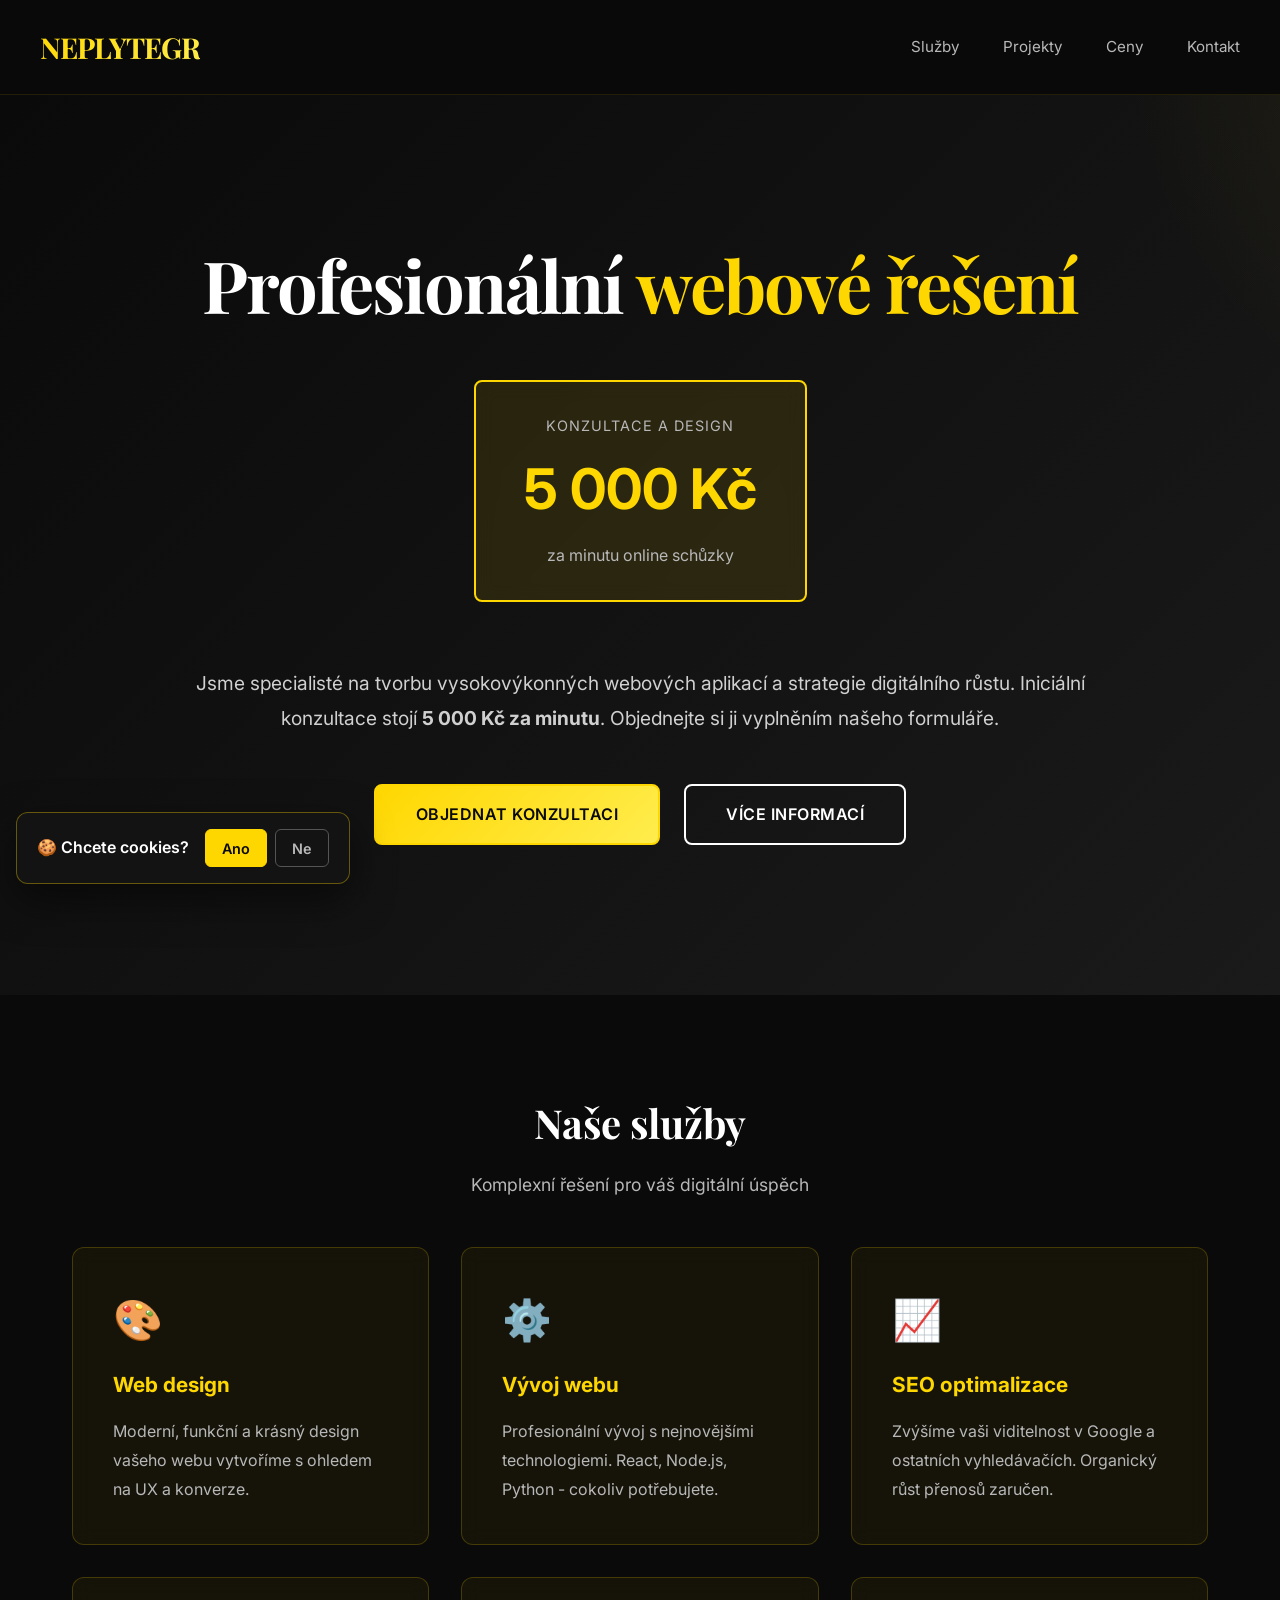
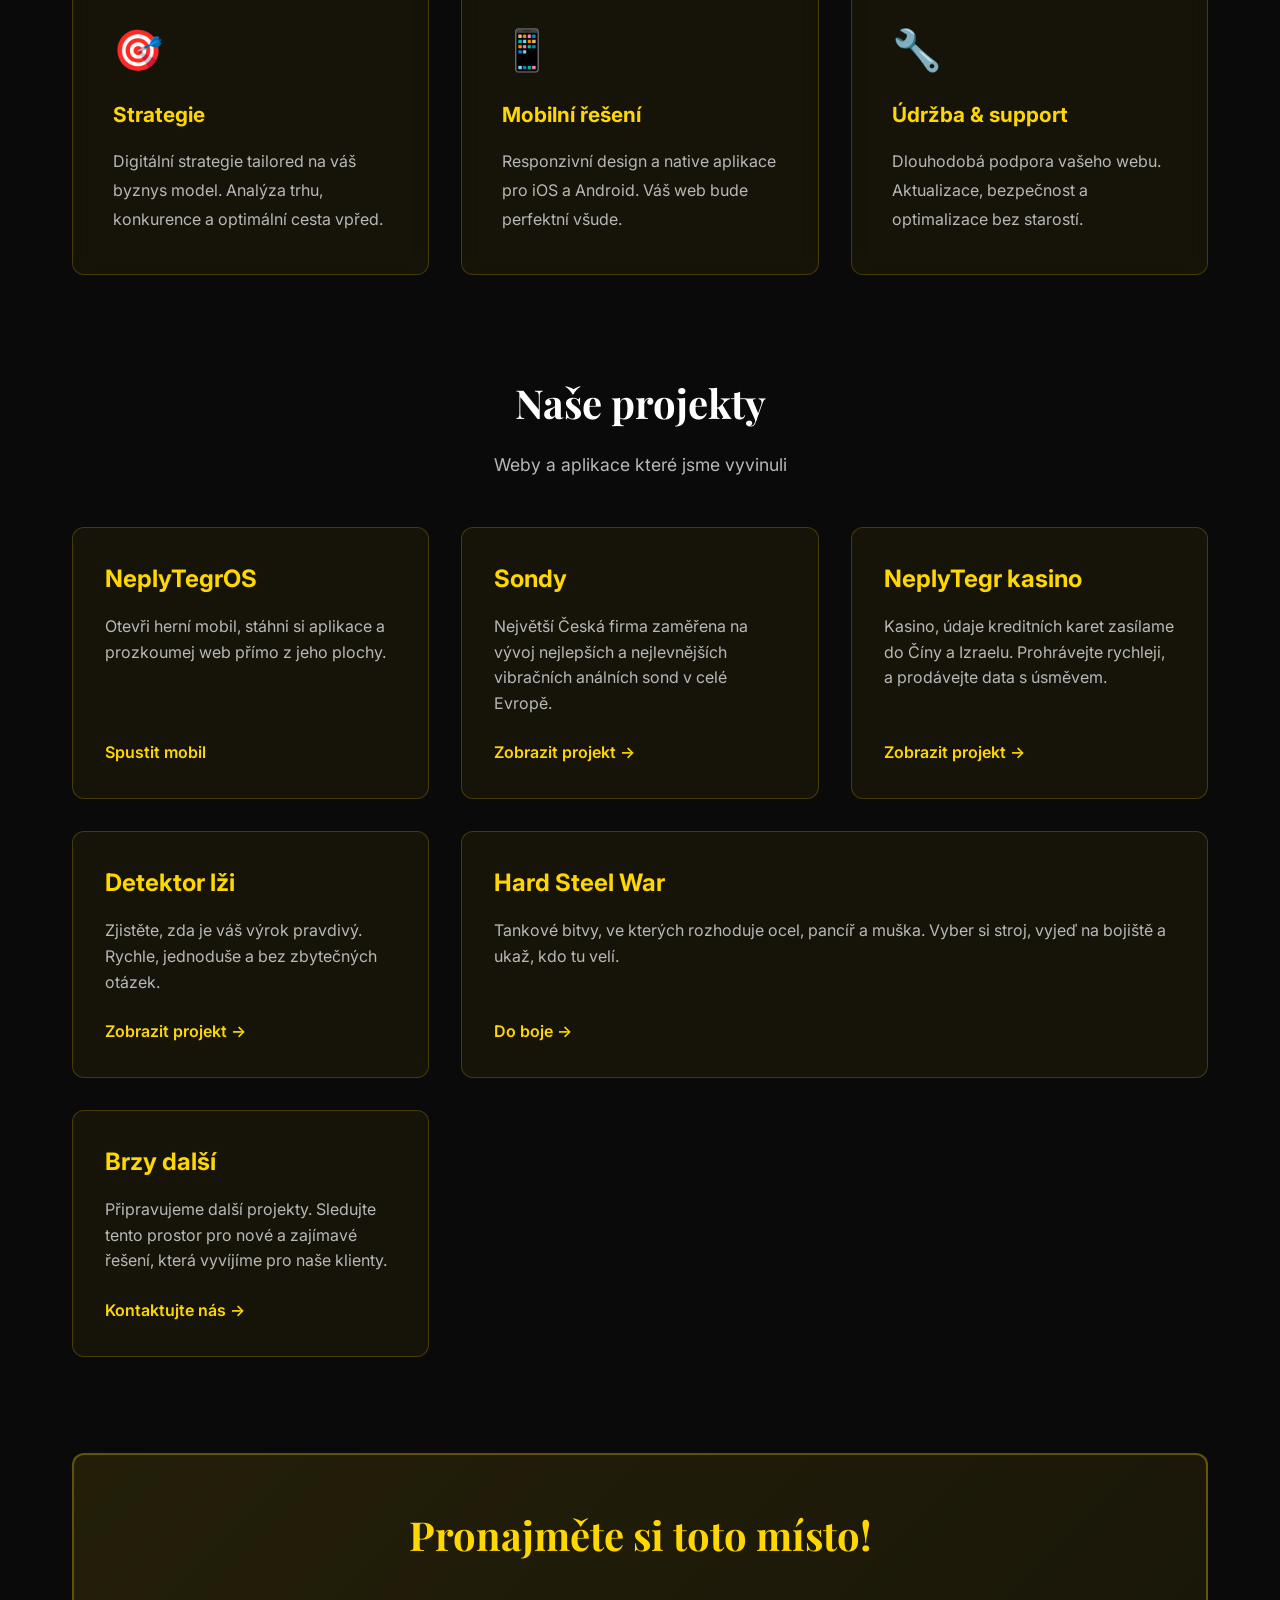
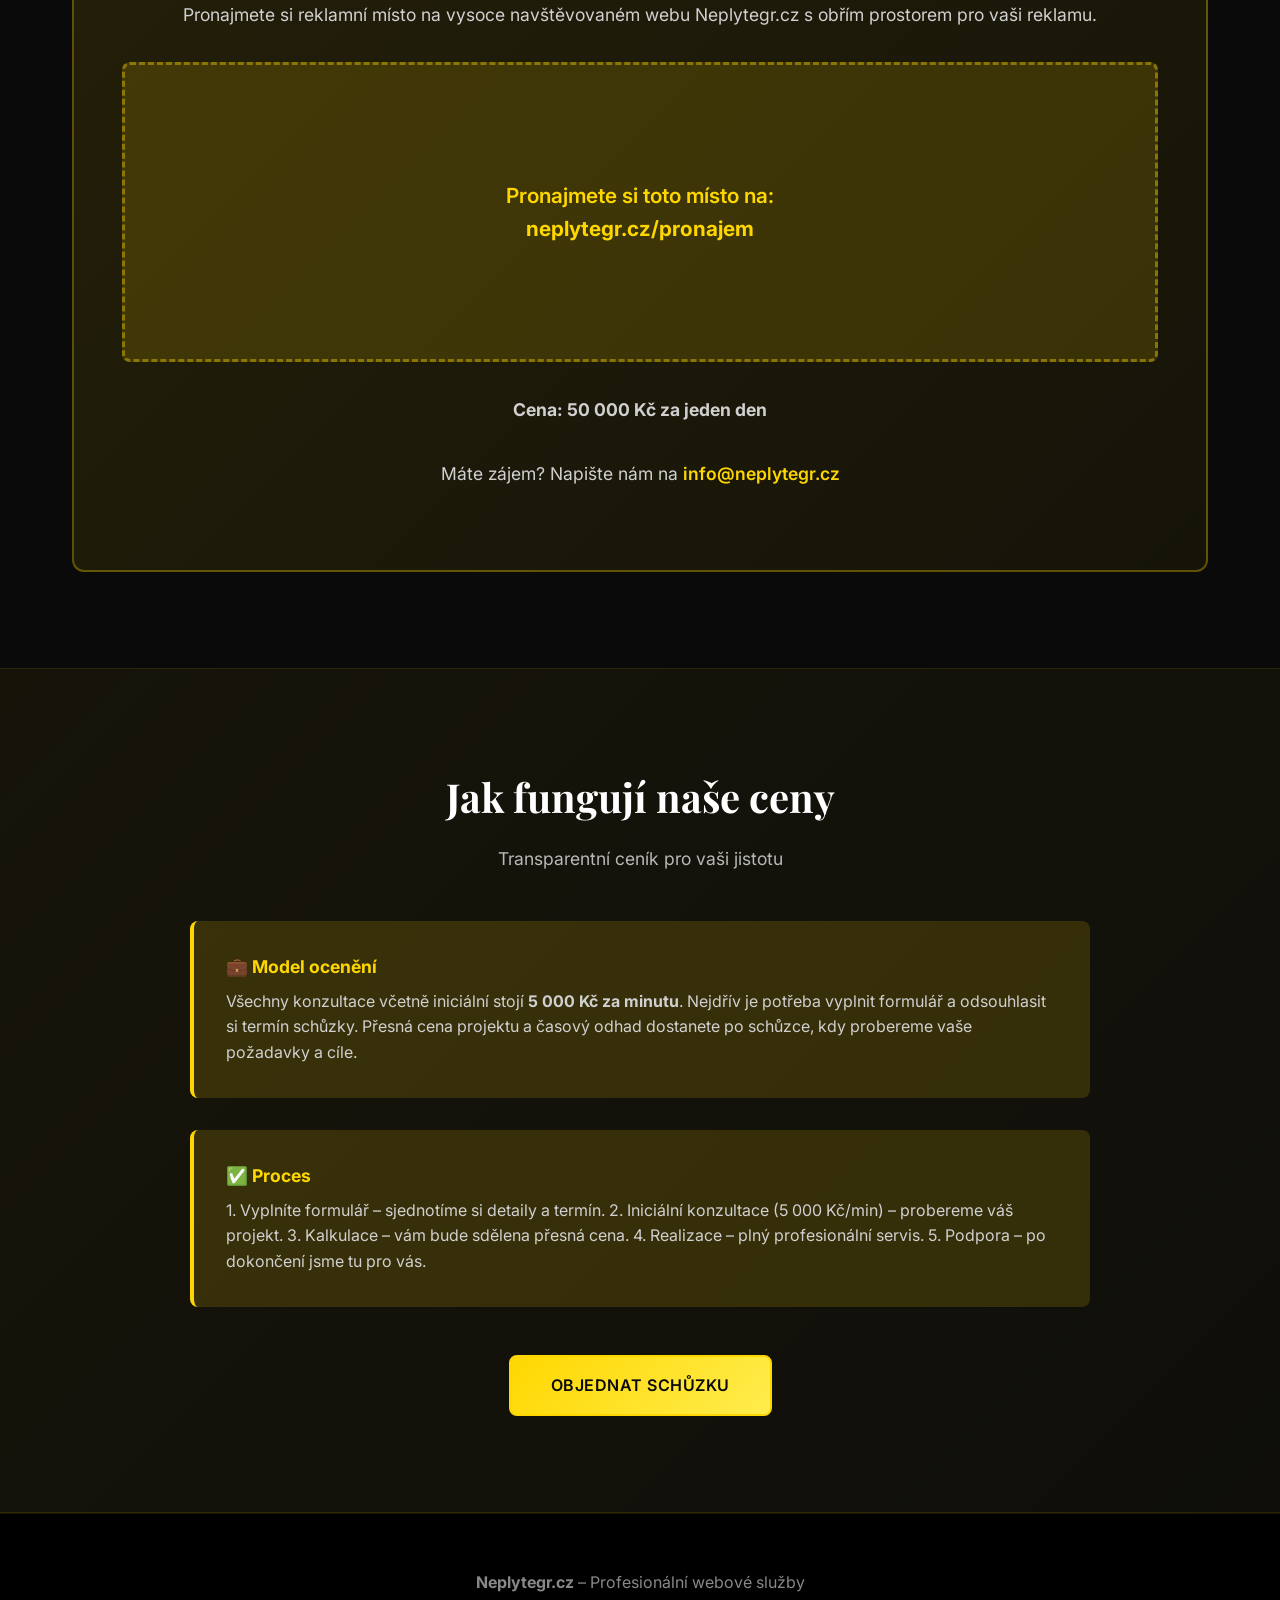
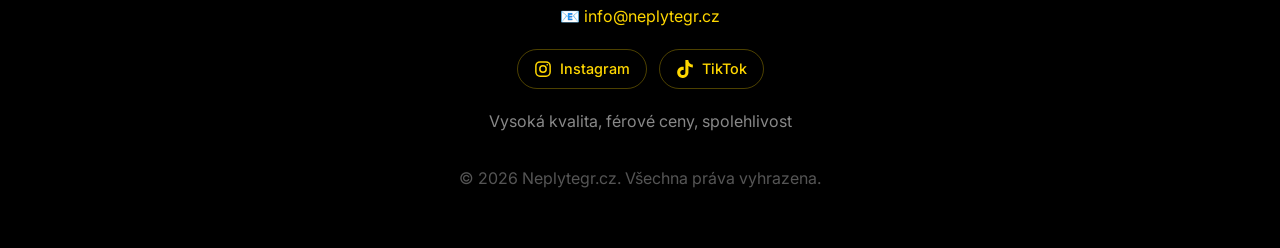
<file: index.html>
<!DOCTYPE html>
<html lang="cs">
<head>
    <meta name="google-adsense-account" content="ca-pub-6505285417111480">
    <meta charset="UTF-8">
    <meta name="viewport" content="width=device-width, initial-scale=1.0">
    <link rel="stylesheet" href="ads/ad-network.css">
    <title>Neplytegr.cz - Profesionální webové služby</title>
    <meta name="description" content="Hledáte někoho, kdo vám udělá web? Neplytegr.cz nabízí tvorbu webových stránek na míru, web design, SEO a dlouhodobou správu webu.">
    <link rel="canonical" href="https://neplytegr.cz/">
    <meta name="robots" content="index, follow, max-image-preview:large">
    <meta property="og:type" content="website"><meta property="og:locale" content="cs_CZ"><meta property="og:title" content="Neplytegr.cz — profesionální webové služby"><meta property="og:description" content="Tvorba webových stránek na míru, webdesign, SEO a dlouhodobá správa webu."><meta property="og:url" content="https://neplytegr.cz/">
    <meta name="twitter:card" content="summary"><meta name="twitter:title" content="Neplytegr.cz — profesionální webové služby"><meta name="twitter:description" content="Tvorba webů na míru, SEO a dlouhodobá správa.">
    <script type="application/ld+json">
    {
        "@context": "https://schema.org",
        "@type": "WebSite",
        "name": "Neplytegr",
        "alternateName": ["Neplý Tegr", "Neply Tegr", "Neplýtegr", "NeplyTegr", "Neplytegr.cz"],
        "url": "https://neplytegr.cz/"
    }
    </script>
    <script type="application/ld+json">
    {
        "@context": "https://schema.org",
        "@type": "Organization",
        "name": "Neplytegr",
        "alternateName": ["Neplý Tegr", "Neply Tegr", "Neplýtegr", "NeplyTegr", "Neplytegr.cz"],
        "url": "https://neplytegr.cz/",
        "email": "info@neplytegr.cz"
    }
    </script>
    <link href="https://fonts.googleapis.com/css2?family=Inter:wght@300;400;500;600;700&family=Playfair+Display:wght@700&display=swap" rel="stylesheet">
    <style>
        * {
            margin: 0;
            padding: 0;
            box-sizing: border-box;
        }

        body {
            font-family: 'Inter', sans-serif;
            background: #0a0a0a;
            color: #ffffff;
            line-height: 1.6;
        }

        header {
            background: rgba(10, 10, 10, 0.95);
            backdrop-filter: blur(10px);
            border-bottom: 1px solid rgba(255, 215, 0, 0.1);
            padding: 1.5rem 2rem;
            position: sticky;
            top: 0;
            z-index: 100;
        }

        .header-content {
            max-width: 1200px;
            margin: 0 auto;
            display: flex;
            justify-content: space-between;
            align-items: center;
        }

        .logo {
            font-family: 'Playfair Display', serif;
            font-size: 1.8rem;
            font-weight: 700;
            background: linear-gradient(135deg, #ffd700 0%, #ffed4e 100%);
            -webkit-background-clip: text;
            -webkit-text-fill-color: transparent;
            background-clip: text;
            letter-spacing: -1px;
        }

        nav a {
            color: #b8b8b8;
            text-decoration: none;
            margin-left: 2.5rem;
            transition: color 0.3s;
            font-size: 0.95rem;
        }

        nav a:hover {
            color: #ffd700;
        }

        .hero {
            min-height: 100vh;
            display: flex;
            align-items: center;
            justify-content: center;
            background: linear-gradient(135deg, #0a0a0a 0%, #1a1a1a 100%);
            position: relative;
            overflow: hidden;
            padding: 2rem;
        }

        .hero::before {
            content: '';
            position: absolute;
            top: -50%;
            right: -50%;
            width: 800px;
            height: 800px;
            background: radial-gradient(circle, rgba(255, 215, 0, 0.08) 0%, transparent 70%);
            border-radius: 50%;
            animation: float 20s ease-in-out infinite;
        }

        @keyframes float {
            0%, 100% { transform: translate(0, 0) rotate(0deg); }
            50% { transform: translate(30px, 30px) rotate(180deg); }
        }

        .hero-content {
            max-width: 900px;
            text-align: center;
            position: relative;
            z-index: 2;
        }

        .hero h1 {
            font-family: 'Playfair Display', serif;
            font-size: 4.5rem;
            font-weight: 700;
            margin-bottom: 1.5rem;
            line-height: 1.1;
            letter-spacing: -2px;
        }

        .hero h1 span {
            color: #ffd700;
        }

        .price-highlight {
            display: inline-block;
            background: rgba(255, 215, 0, 0.1);
            border: 2px solid #ffd700;
            border-radius: 8px;
            padding: 2rem 3rem;
            margin: 2rem 0;
            backdrop-filter: blur(10px);
        }

        .price-label {
            font-size: 0.9rem;
            color: #b8b8b8;
            text-transform: uppercase;
            letter-spacing: 1px;
            margin-bottom: 0.5rem;
        }

        .price-amount {
            font-size: 3.5rem;
            font-weight: 700;
            color: #ffd700;
            font-family: 'Inter', sans-serif;
            margin-bottom: 0.5rem;
        }

        .price-unit {
            font-size: 1rem;
            color: #b8b8b8;
        }

        .hero p {
            font-size: 1.2rem;
            color: #d0d0d0;
            margin: 2rem 0;
            line-height: 1.8;
        }

        .cta-buttons {
            display: flex;
            gap: 1.5rem;
            justify-content: center;
            margin-top: 3rem;
            flex-wrap: wrap;
        }

        .btn {
            padding: 1rem 2.5rem;
            border-radius: 8px;
            border: none;
            font-size: 1rem;
            font-weight: 600;
            cursor: pointer;
            transition: all 0.3s;
            text-decoration: none;
            display: inline-block;
            text-transform: uppercase;
            letter-spacing: 0.5px;
        }

        .btn-primary {
            background: linear-gradient(135deg, #ffd700 0%, #ffed4e 100%);
            color: #0a0a0a;
            border: 2px solid #ffd700;
        }

        .btn-primary:hover {
            transform: translateY(-3px);
            box-shadow: 0 15px 35px rgba(255, 215, 0, 0.3);
        }

        .btn-secondary {
            background: transparent;
            color: #ffffff;
            border: 2px solid #ffffff;
        }

        .btn-secondary:hover {
            background: rgba(255, 255, 255, 0.05);
            transform: translateY(-3px);
        }

        .features {
            max-width: 1200px;
            margin: 6rem auto;
            padding: 0 2rem;
        }

        .section-title {
            font-family: 'Playfair Display', serif;
            font-size: 2.5rem;
            margin-bottom: 1rem;
            text-align: center;
        }

        .section-subtitle {
            color: #b8b8b8;
            text-align: center;
            font-size: 1.1rem;
            margin-bottom: 3rem;
            max-width: 600px;
            margin-left: auto;
            margin-right: auto;
        }

        .feature-grid {
            display: grid;
            grid-template-columns: repeat(auto-fit, minmax(300px, 1fr));
            gap: 2rem;
        }

        .feature-card {
            background: rgba(255, 215, 0, 0.05);
            border: 1px solid rgba(255, 215, 0, 0.2);
            border-radius: 12px;
            padding: 2.5rem;
            backdrop-filter: blur(10px);
            transition: all 0.3s;
            position: relative;
            overflow: hidden;
        }

        .feature-card:hover {
            border-color: #ffd700;
            background: rgba(255, 215, 0, 0.08);
            transform: translateY(-5px);
        }

        .feature-icon {
            font-size: 2.5rem;
            margin-bottom: 1rem;
        }

        .feature-card h3 {
            font-size: 1.3rem;
            margin-bottom: 1rem;
            color: #ffd700;
            position: relative;
            z-index: 1;
        }

        .feature-card p {
            color: #b8b8b8;
            line-height: 1.8;
            position: relative;
            z-index: 1;
        }

        .projects-section {
            max-width: 1200px;
            margin: 6rem auto;
            padding: 0 2rem;
        }

        .project-grid {
            display: grid;
            grid-template-columns: repeat(auto-fit, minmax(350px, 1fr));
            gap: 2rem;
        }

        .project-card {
            background: rgba(255, 215, 0, 0.05);
            border: 1px solid rgba(255, 215, 0, 0.2);
            border-radius: 12px;
            padding: 2rem;
            transition: all 0.3s;
            position: relative;
            overflow: hidden;
            display: flex;
            flex-direction: column;
        }

        .project-card:hover {
            border-color: #ffd700;
            background: rgba(255, 215, 0, 0.08);
            transform: translateY(-5px);
        }

        .project-card h3 {
            font-size: 1.5rem;
            color: #ffd700;
            margin-bottom: 1rem;
        }

        .project-card p {
            color: #b8b8b8;
            margin-bottom: 1.5rem;
            flex-grow: 1;
        }

        .project-link {
            color: #ffd700;
            text-decoration: none;
            font-weight: 600;
            display: inline-block;
            transition: color 0.3s;
        }

        .project-link:hover {
            color: #ffed4e;
        }

        .project-grid {
            grid-auto-flow: dense;
        }

        .project-featured {
            grid-column: span 2;
        }

        @media (max-width: 800px) {
            .project-featured {
                grid-column: auto;
            }
        }

        .rental-section {
            max-width: 1200px;
            margin: 6rem auto;
            padding: 0 2rem;
        }

        .rental-box {
            background: linear-gradient(135deg, rgba(255, 215, 0, 0.1) 0%, rgba(255, 215, 0, 0.05) 100%);
            border: 2px solid rgba(255, 215, 0, 0.3);
            border-radius: 12px;
            padding: 3rem;
            text-align: center;
        }

        .rental-box h2 {
            font-family: 'Playfair Display', serif;
            font-size: 2.5rem;
            color: #ffd700;
            margin-bottom: 2rem;
        }

        .rental-box p {
            color: #d0d0d0;
            font-size: 1.1rem;
            margin-bottom: 2rem;
            line-height: 1.8;
        }

        .rental-ad {
            background: rgba(255, 215, 0, 0.15);
            border: 3px dashed rgba(255, 215, 0, 0.4);
            border-radius: 8px;
            padding: 4rem 2rem;
            margin: 2rem 0;
            min-height: 300px;
            display: flex;
            align-items: center;
            justify-content: center;
        }

        .rental-ad-text {
            font-size: 1.3rem;
            color: #ffd700;
            font-weight: 600;
            text-align: center;
        }

        .rental-contact {
            margin-top: 2rem;
        }

        .rental-contact a {
            color: #ffd700;
            text-decoration: none;
            font-weight: 600;
        }

        .rental-contact a:hover {
            color: #ffed4e;
        }

        .pricing-section {
            background: linear-gradient(135deg, rgba(255, 215, 0, 0.05) 0%, rgba(255, 215, 0, 0.02) 100%);
            padding: 6rem 2rem;
            margin-top: 6rem;
            border-top: 1px solid rgba(255, 215, 0, 0.1);
            border-bottom: 1px solid rgba(255, 215, 0, 0.1);
        }

        .pricing-content {
            max-width: 900px;
            margin: 0 auto;
            text-align: center;
        }

        .pricing-note {
            background: rgba(255, 215, 0, 0.15);
            border-left: 4px solid #ffd700;
            padding: 2rem;
            margin: 2rem 0;
            border-radius: 8px;
            text-align: left;
        }

        .pricing-note h4 {
            color: #ffd700;
            margin-bottom: 0.5rem;
            font-size: 1.1rem;
        }

        .pricing-note p {
            color: #d0d0d0;
            margin: 0;
        }

        .footer {
            background: #000000;
            border-top: 1px solid rgba(255, 215, 0, 0.1);
            padding: 3rem 2rem;
            text-align: center;
            color: #888;
        }

        .footer p {
            margin: 0.5rem 0;
        }

        .footer a {
            color: #ffd700;
            text-decoration: none;
        }

        .footer a:hover {
            text-decoration: underline;
        }

        .footer-social {
            display: flex;
            justify-content: center;
            flex-wrap: wrap;
            gap: 0.75rem;
            margin: 1.25rem 0;
        }

        .footer .footer-social a {
            display: inline-flex;
            align-items: center;
            gap: 0.5rem;
            padding: 0.45rem 1rem;
            border: 1px solid rgba(255, 215, 0, 0.3);
            border-radius: 999px;
            font-size: 0.9rem;
            font-weight: 500;
            transition: border-color 0.2s, background 0.2s;
        }

        .footer .footer-social a:hover {
            text-decoration: none;
            border-color: #ffd700;
            background: rgba(255, 215, 0, 0.08);
        }

        .footer-social svg {
            width: 18px;
            height: 18px;
            flex-shrink: 0;
        }

        @media (max-width: 768px) {
            .hero h1 {
                font-size: 2.5rem;
            }

            .price-amount {
                font-size: 2.5rem;
            }

            .logo {
                font-size: 1.3rem;
            }

            nav a {
                display: none;
            }

            .section-title {
                font-size: 1.8rem;
            }

            .cta-buttons {
                flex-direction: column;
                width: 100%;
            }

            .btn {
                width: 100%;
            }
        }

        .cookie-popup {
            position: fixed;
            left: 16px;
            bottom: 16px;
            z-index: 2147483001;
            background: rgba(20, 20, 20, 0.97);
            border: 1px solid rgba(255, 215, 0, 0.35);
            border-radius: 12px;
            padding: 1rem 1.25rem;
            box-shadow: 0 15px 40px rgba(0, 0, 0, 0.5);
            display: flex;
            align-items: center;
            gap: 1rem;
            opacity: 0;
            transform: translateY(16px);
            transition: opacity 0.25s, transform 0.25s;
        }

        .cookie-popup.show {
            opacity: 1;
            transform: none;
        }

        .cookie-popup[hidden] {
            display: none;
        }

        .cookie-popup p {
            font-weight: 600;
            margin: 0;
        }

        .cookie-popup-buttons {
            display: flex;
            gap: 0.5rem;
        }

        .cookie-popup button {
            font: inherit;
            font-weight: 600;
            font-size: 0.9rem;
            padding: 0.4rem 1rem;
            border-radius: 6px;
            cursor: pointer;
            transition: background 0.2s, color 0.2s;
        }

        .cookie-accept {
            background: #ffd700;
            color: #0a0a0a;
            border: 1px solid #ffd700;
        }

        .cookie-accept:hover {
            background: #ffed4e;
        }

        .cookie-decline {
            background: transparent;
            color: #b8b8b8;
            border: 1px solid #555;
        }

        .cookie-decline:hover {
            color: #fff;
            border-color: #888;
        }

        .cookie-rain {
            position: fixed;
            inset: 0;
            pointer-events: none;
            overflow: hidden;
            z-index: 2147483002;
        }

        .cookie-rain span {
            position: absolute;
            top: -60px;
            line-height: 1;
            animation: cookie-fall linear forwards;
        }

        @keyframes cookie-fall {
            to { transform: translateY(calc(100vh + 120px)) rotate(var(--spin)); }
        }

        @media (max-width: 540px) {
            .cookie-popup {
                left: 10px;
                right: 10px;
                bottom: auto;
                top: 84px;
                justify-content: space-between;
            }
        }
    </style>
</head>
<body>
    <header>
        <div class="header-content">
            <div class="logo">NEPLYTEGR</div>
            <nav>
                <a href="#features">Služby</a>
                <a href="#projects">Projekty</a>
                <a href="#pricing">Ceny</a>
                <a href="#contact">Kontakt</a>
            </nav>
        </div>
    </header>

    <section class="hero">
        <div class="hero-content">
            <h1>Profesionální <span>webové řešení</span></h1>
            
            <div class="price-highlight">
                <div class="price-label">Konzultace a design</div>
                <div class="price-amount">5 000 Kč</div>
                <div class="price-unit">za minutu online schůzky</div>
            </div>

            <p>Jsme specialisté na tvorbu vysokovýkonných webových aplikací a strategie digitálního růstu. Iniciální konzultace stojí <strong>5 000 Kč za minutu</strong>. Objednejte si ji vyplněním našeho formuláře.</p>

            <div class="cta-buttons">
                <a href="https://docs.google.com/forms/d/e/1FAIpQLScX4QnY5fVZqhGL-oESM7NM4eQI57LLsM8kHji8BjfpIMINKg/viewform?usp=publish-editor" class="btn btn-primary" target="_blank">Objednat konzultaci</a>
                <a href="https://neplytegr.cz/info" class="btn btn-secondary">Více informací</a>
            </div>
        </div>
    </section>

    <section class="features" id="features">
        <h2 class="section-title">Naše služby</h2>
        <p class="section-subtitle">Komplexní řešení pro váš digitální úspěch</p>

        <div class="feature-grid">
            <div class="feature-card">
                <div class="feature-icon">🎨</div>
                <h3>Web design</h3>
                <p>Moderní, funkční a krásný design vašeho webu vytvoříme s ohledem na UX a konverze.</p>
            </div>

            <div class="feature-card">
                <div class="feature-icon">⚙️</div>
                <h3>Vývoj webu</h3>
                <p>Profesionální vývoj s nejnovějšími technologiemi. React, Node.js, Python - cokoliv potřebujete.</p>
            </div>

            <div class="feature-card">
                <div class="feature-icon">📈</div>
                <h3>SEO optimalizace</h3>
                <p>Zvýšíme vaši viditelnost v Google a ostatních vyhledávačích. Organický růst přenosů zaručen.</p>
            </div>

            <div class="feature-card">
                <div class="feature-icon">🎯</div>
                <h3>Strategie</h3>
                <p>Digitální strategie tailored na váš byznys model. Analýza trhu, konkurence a optimální cesta vpřed.</p>
            </div>

            <div class="feature-card">
                <div class="feature-icon">📱</div>
                <h3>Mobilní řešení</h3>
                <p>Responzivní design a native aplikace pro iOS a Android. Váš web bude perfektní všude.</p>
            </div>

            <div class="feature-card">
                <div class="feature-icon">🔧</div>
                <h3>Údržba & support</h3>
                <p>Dlouhodobá podpora vašeho webu. Aktualizace, bezpečnost a optimalizace bez starostí.</p>
            </div>
        </div>
    </section>

    <section class="projects-section" id="projects">
        <h2 class="section-title">Naše projekty</h2>
        <p class="section-subtitle">Weby a aplikace které jsme vyvinuli</p>

        <div class="project-grid">
            <div class="project-card">
                <h3>NeplyTegrOS</h3>
                <p>Otevři herní mobil, stáhni si aplikace a prozkoumej web přímo z jeho plochy.</p>
                <a href="neplytegros/index.html" class="project-link">Spustit mobil</a>
            </div>
            <div class="project-card">
                <h3>Sondy</h3>
                <p>Největší Česká firma zaměřena na vývoj nejlepších a nejlevnějších vibračních análních sond v celé Evropě.</p>
                <a href="https://neplytegr.cz/sondy/index.html" class="project-link">Zobrazit projekt →</a>
            </div>

            <div class="project-card">
                <h3>NeplyTegr kasino</h3>
                <p>Kasino, údaje kreditních karet zasílame do Číny a Izraelu. Prohrávejte rychleji, a prodávejte data s úsměvem.</p>
                <a href="https://neplytegr.cz/kasino/index.html" class="project-link">Zobrazit projekt →</a>
            </div>

            <div class="project-card">
                <h3>Detektor lži</h3>
                <p>Zjistěte, zda je váš výrok pravdivý. Rychle, jednoduše a bez zbytečných otázek.</p>
                <a href="detektor/index.html" class="project-link">Zobrazit projekt →</a>
            </div>

            <div class="project-card project-featured">
                <h3>Hard Steel War</h3>
                <p>Tankové bitvy, ve kterých rozhoduje ocel, pancíř a muška. Vyber si stroj, vyjeď na bojiště a ukaž, kdo tu velí.</p>
                <a href="https://hsw.neplytegr.cz" class="project-link" target="_blank" rel="noopener">Do boje →</a>
            </div>

            <div class="project-card">
                <h3>Brzy další</h3>
                <p>Připravujeme další projekty. Sledujte tento prostor pro nové a zajímavé řešení, která vyvíjíme pro naše klienty.</p>
                <a href="#contact" class="project-link">Kontaktujte nás →</a>
            </div>
        </div>
    </section>

    <section class="rental-section">
        <div class="rental-box">
            <h2>Pronajměte si toto místo!</h2>
            <p>Pronajmete si reklamní místo na vysoce navštěvovaném webu Neplytegr.cz s obřím prostorem pro vaši reklamu.</p>
            
            <div class="rental-ad">
                <div class="rental-ad-text">
                    Pronajmete si toto místo na:<br>
                  <a href="https://neplytegr.cz/pronajem" style="color: #ffd700; text-decoration: none;">
                    <strong>neplytegr.cz/pronajem</strong>
                </a>
                </div>
            </div>

            <p><strong>Cena: 50 000 Kč za jeden den</strong></p>

            <div class="rental-contact">
                <p>Máte zájem? Napište nám na <a href="mailto:info@neplytegr.cz">info@neplytegr.cz</a></p>
            </div>
        </div>
    </section>

    <section class="pricing-section" id="pricing">
        <div class="pricing-content">
            <h2 class="section-title">Jak fungují naše ceny</h2>
            <p class="section-subtitle">Transparentní ceník pro vaši jistotu</p>

            <div class="pricing-note">
                <h4>💼 Model ocenění</h4>
                <p>Všechny konzultace včetně iniciální stojí <strong>5 000 Kč za minutu</strong>. Nejdřív je potřeba vyplnit formulář a odsouhlasit si termín schůzky. Přesná cena projektu a časový odhad dostanete po schůzce, kdy probereme vaše požadavky a cíle.</p>
            </div>

            <div class="pricing-note">
                <h4>✅ Proces</h4>
                <p>1. Vyplníte formulář – sjednotíme si detaily a termín. 2. Iniciální konzultace (5 000 Kč/min) – probereme váš projekt. 3. Kalkulace – vám bude sdělena přesná cena. 4. Realizace – plný profesionální servis. 5. Podpora – po dokončení jsme tu pro vás.</p>
            </div>

            <div class="cta-buttons">
                <a href="https://docs.google.com/forms/d/e/1FAIpQLScX4QnY5fVZqhGL-oESM7NM4eQI57LLsM8kHji8BjfpIMINKg/viewform?usp=publish-editor" class="btn btn-primary" target="_blank">Objednat schůzku</a>
            </div>
        </div>
    </section>

    <footer class="footer" id="contact">
        <p><strong>Neplytegr.cz</strong> – Profesionální webové služby</p>
        <p>📧 <a href="mailto:info@neplytegr.cz">info@neplytegr.cz</a></p>
        <div class="footer-social">
            <a href="https://www.instagram.com/neplytegr.cz/" target="_blank" rel="noopener">
                <svg viewBox="0 0 24 24" fill="none" stroke="currentColor" stroke-width="2" aria-hidden="true"><rect x="2.5" y="2.5" width="19" height="19" rx="5.5"/><circle cx="12" cy="12" r="4.25"/><circle cx="17.6" cy="6.4" r="1.1" fill="currentColor" stroke="none"/></svg>
                Instagram
            </a>
            <a href="https://www.tiktok.com/@neplytegr.cz" target="_blank" rel="noopener">
                <svg viewBox="0 0 24 24" fill="currentColor" aria-hidden="true"><path d="M12.525.02c1.31-.02 2.61-.01 3.91-.02.08 1.53.63 3.09 1.75 4.17 1.12 1.11 2.7 1.62 4.24 1.79v4.03c-1.44-.05-2.89-.35-4.2-.97-.57-.26-1.1-.59-1.62-.93-.01 2.92.01 5.84-.02 8.75-.08 1.4-.54 2.79-1.35 3.94-1.31 1.92-3.58 3.17-5.91 3.21-1.43.08-2.86-.31-4.08-1.03-2.02-1.19-3.44-3.37-3.65-5.71-.02-.5-.03-1-.01-1.49.18-1.9 1.12-3.72 2.58-4.96 1.66-1.44 3.98-2.13 6.15-1.72.02 1.48-.04 2.96-.04 4.44-.99-.32-2.15-.23-3.02.37-.63.41-1.11 1.04-1.36 1.75-.21.51-.15 1.07-.14 1.61.24 1.64 1.82 3.02 3.5 2.87 1.12-.01 2.19-.66 2.77-1.61.19-.33.4-.67.41-1.06.1-1.79.06-3.57.07-5.36.01-4.03-.01-8.05.02-12.07z"/></svg>
                TikTok
            </a>
        </div>
        <p>Vysoká kvalita, férové ceny, spolehlivost</p>
        <p style="color: #555; margin-top: 2rem;">© 2026 Neplytegr.cz. Všechna práva vyhrazena.</p>
    </footer>

    <div class="cookie-popup" id="cookiePopup" role="dialog" aria-label="Cookies" hidden>
        <p>🍪 Chcete cookies?</p>
        <div class="cookie-popup-buttons">
            <button type="button" class="cookie-accept" id="cookieAccept">Ano</button>
            <button type="button" class="cookie-decline" id="cookieDecline">Ne</button>
        </div>
    </div>
    <script>
        (function () {
            var KEY = 'neplytegr-cookies';
            var popup = document.getElementById('cookiePopup');
            var answered = null;
            try { answered = localStorage.getItem(KEY); } catch (e) {}
            if (answered) return;

            setTimeout(function () {
                popup.hidden = false;
                requestAnimationFrame(function () { popup.classList.add('show'); });
            }, 800);

            function close(answer) {
                try { localStorage.setItem(KEY, answer); } catch (e) {}
                popup.classList.remove('show');
                setTimeout(function () { popup.hidden = true; }, 250);
            }

            function rain() {
                var box = document.createElement('div');
                box.className = 'cookie-rain';
                var longest = 0;
                for (var i = 0; i < 70; i++) {
                    var c = document.createElement('span');
                    var duration = 2.5 + Math.random() * 2.5;
                    var delay = Math.random() * 2;
                    longest = Math.max(longest, duration + delay);
                    c.textContent = '🍪';
                    c.style.left = (Math.random() * 100) + 'vw';
                    c.style.fontSize = (18 + Math.random() * 30) + 'px';
                    c.style.animationDuration = duration + 's';
                    c.style.animationDelay = delay + 's';
                    c.style.setProperty('--spin', ((Math.random() * 2 - 1) * 720) + 'deg');
                    box.appendChild(c);
                }
                document.body.appendChild(box);
                setTimeout(function () { box.remove(); }, longest * 1000 + 200);
            }

            document.getElementById('cookieAccept').addEventListener('click', function () {
                close('accepted');
                rain();
            });
            document.getElementById('cookieDecline').addEventListener('click', function () {
                close('declined');
            });
        })();
    </script>
    <script src="ads/ad-network.js" defer></script>
</body>
</html>
</file>
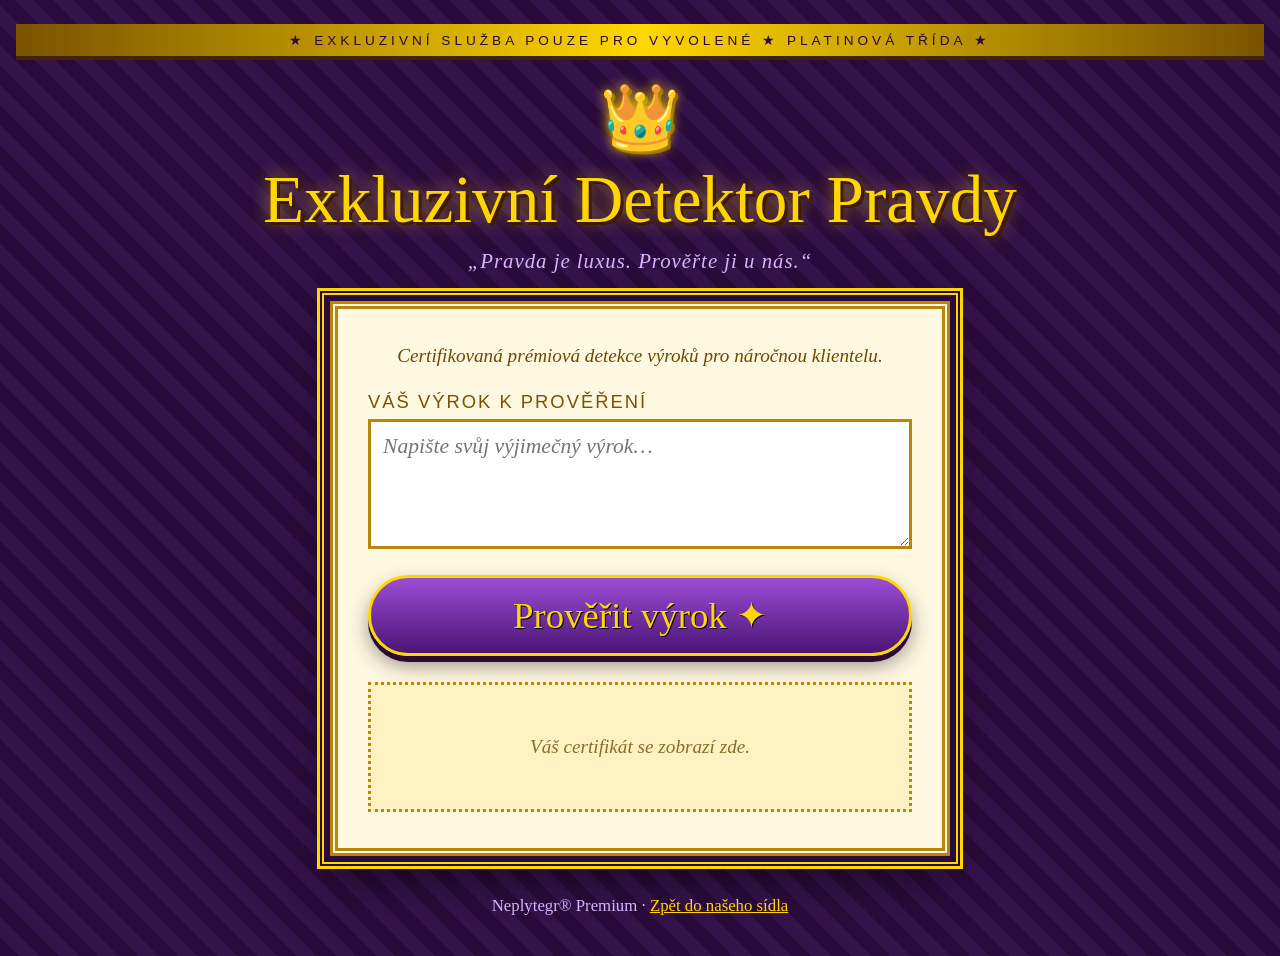
<file: detektor/index.html>
<!DOCTYPE html>
<html lang="cs">
<head>
<meta charset="UTF-8">
<meta name="viewport" content="width=device-width, initial-scale=1.0">
<link rel="stylesheet" href="../ads/ad-network.css">
<title>Exkluzivní Detektor Pravdy™ – Platinová třída</title>
<meta name="description" content="Zjistěte, zda je váš výrok pravdivý. Exkluzivní Detektor Pravdy od Neplytegr.cz vydá verdikt rychle, jednoduše a bez zbytečných otázek.">
<link rel="canonical" href="https://neplytegr.cz/detektor/">
<meta name="robots" content="index, follow, max-image-preview:large">
<meta property="og:type" content="website"><meta property="og:locale" content="cs_CZ"><meta property="og:title" content="Exkluzivní Detektor Pravdy™"><meta property="og:description" content="Zadejte výrok a nechte exkluzivní detektor vydat rychlý verdikt."><meta property="og:url" content="https://neplytegr.cz/detektor/">
<meta name="twitter:card" content="summary"><meta name="twitter:title" content="Exkluzivní Detektor Pravdy™"><meta name="twitter:description" content="Rychlý a jednoduchý verdikt pro váš výrok.">
<style>
    * {
        margin: 0;
        padding: 0;
        box-sizing: border-box;
    }

    body {
        font-family: "Times New Roman", Times, serif;
        background:
            repeating-linear-gradient(45deg, #2a0a3a 0 14px, #34124a 14px 28px);
        color: #ffe9a8;
        min-height: 100vh;
        padding: 24px 16px 40px;
    }

    .top-ribbon {
        text-align: center;
        background: linear-gradient(90deg, #7a5200, #ffd700, #7a5200);
        color: #2a0a3a;
        font-family: Impact, "Arial Narrow", sans-serif;
        letter-spacing: 4px;
        padding: 8px;
        text-transform: uppercase;
        font-size: 0.85rem;
        box-shadow: 0 4px 0 #3f2600;
    }

    .crest {
        text-align: center;
        font-size: 4rem;
        margin: 24px 0 8px;
        text-shadow: 0 0 12px #ffd700, 3px 3px 0 #7a5200;
    }

    h1 {
        font-family: "Brush Script MT", "Lucida Handwriting", cursive;
        font-size: 4.2rem;
        font-weight: normal;
        text-align: center;
        color: #ffd700;
        text-shadow: 3px 3px 0 #3f1a00, 0 0 18px rgba(255, 215, 0, 0.6);
        line-height: 1.1;
    }

    .tagline {
        text-align: center;
        font-family: Georgia, serif;
        font-style: italic;
        font-size: 1.3rem;
        color: #d9b3ff;
        margin: 12px 0 28px;
        letter-spacing: 1px;
    }

    .certificate {
        max-width: 620px;
        margin: 0 auto;
        background: #fff8e1;
        color: #3f1a00;
        border: 8px double #b8860b;
        outline: 2px solid #ffd700;
        outline-offset: 6px;
        padding: 36px 30px;
        box-shadow: 0 0 0 10px #2a0a3a, 0 0 0 13px #ffd700, 0 20px 40px rgba(0, 0, 0, 0.5);
    }

    .certificate p.lead {
        text-align: center;
        font-style: italic;
        font-size: 1.2rem;
        color: #6b4a00;
        margin-bottom: 24px;
    }

    label {
        display: block;
        font-family: Impact, sans-serif;
        letter-spacing: 2px;
        text-transform: uppercase;
        color: #7a5200;
        font-size: 1.15rem;
        margin-bottom: 6px;
    }

    textarea {
        width: 100%;
        min-height: 130px;
        padding: 12px;
        background: #ffffff;
        color: #3f1a00;
        border: 3px solid #b8860b;
        font: italic 1.35rem Georgia, serif;
        resize: vertical;
    }

    textarea:focus {
        outline: 3px dotted #7a00b8;
    }

    .btn {
        display: block;
        width: 100%;
        margin-top: 22px;
        padding: 16px;
        font-family: "Brush Script MT", cursive;
        font-size: 2.3rem;
        background: linear-gradient(180deg, #9b4dd6 0%, #4b1475 100%);
        color: #ffd700;
        border: 3px solid #ffd700;
        border-radius: 40px;
        cursor: pointer;
        text-shadow: 1px 1px 0 #000;
        box-shadow: 0 6px 0 #2a0a3a, 0 10px 20px rgba(0, 0, 0, 0.4);
        transition: transform 0.15s;
    }

    .btn:hover:not(:disabled) {
        transform: translateY(-2px) scale(1.02);
    }

    .btn:active:not(:disabled) {
        transform: translateY(3px);
        box-shadow: 0 2px 0 #2a0a3a;
    }

    .btn:disabled {
        opacity: 0.55;
        cursor: wait;
    }

    .result {
        margin-top: 26px;
        min-height: 130px;
        padding: 18px;
        border: 3px dotted #b8860b;
        background: #fff1c2;
        text-align: center;
        display: flex;
        flex-direction: column;
        align-items: center;
        justify-content: center;
    }

    .idle {
        font-style: italic;
        font-size: 1.2rem;
        color: #8a6d2a;
    }

    .scanning {
        font-family: "Brush Script MT", cursive;
        font-size: 2.9rem;
        color: #7a00b8;
        animation: spin-glow 1.2s ease-in-out infinite;
    }

    .scan-bar {
        width: 100%;
        height: 14px;
        margin-top: 16px;
        background: #3f1a00;
        border: 2px solid #b8860b;
        overflow: hidden;
    }

    .scan-bar span {
        display: block;
        height: 100%;
        width: 0;
        background: repeating-linear-gradient(90deg, #ffd700 0 10px, #fff3a0 10px 16px);
        animation: fill 2.5s linear forwards;
    }

    .verdict {
        font-family: "Brush Script MT", cursive;
        font-size: 5.2rem;
        line-height: 1;
        animation: drop-in 0.7s cubic-bezier(.2, 1.4, .4, 1);
    }

    .verdict.truth {
        color: #1f7a2e;
        text-shadow: 2px 2px 0 #ffd700;
    }

    .verdict.lie {
        color: #b00020;
        text-shadow: 2px 2px 0 #ffd700;
    }

    .seal {
        margin-top: 10px;
        font-family: Impact, sans-serif;
        font-size: 1rem;
        letter-spacing: 3px;
        color: #7a5200;
        text-transform: uppercase;
    }

    @keyframes spin-glow {
        0%, 100% { text-shadow: 0 0 4px #ffd700; }
        50% { text-shadow: 0 0 16px #ffd700, 0 0 4px #7a00b8; }
    }

    @keyframes fill {
        to { width: 100%; }
    }

    @keyframes drop-in {
        from { transform: translateY(-30px) rotate(-8deg) scale(1.4); opacity: 0; }
        to { transform: translateY(0) rotate(-3deg) scale(1); opacity: 1; }
    }

    .footer {
        margin-top: 40px;
        text-align: center;
        font-family: Georgia, serif;
        font-size: 1.05rem;
        color: #d9b3ff;
    }

    .footer a {
        color: #ffd700;
    }

    @media (max-width: 600px) {
        h1 {
            font-size: 3rem;
        }

        .certificate {
            padding: 24px 18px;
        }

        .verdict {
            font-size: 3rem;
        }
    }

    @media (prefers-reduced-motion: reduce) {
        .scanning,
        .verdict,
        .scan-bar span {
            animation: none;
        }
    }
</style>
</head>
<body>
    <div class="top-ribbon">★ Exkluzivní služba pouze pro vyvolené ★ Platinová třída ★</div>

    <div class="crest">👑</div>
    <h1>Exkluzivní Detektor Pravdy</h1>
    <p class="tagline">„Pravda je luxus. Prověřte ji u nás.“</p>

    <section class="certificate">
        <p class="lead">Certifikovaná prémiová detekce výroků pro náročnou klientelu.</p>

        <label for="statement">Váš výrok k prověření</label>
        <textarea id="statement" placeholder="Napište svůj výjimečný výrok…"></textarea>

        <button class="btn" id="check" type="button">Prověřit výrok ✦</button>

        <div class="result" id="result" aria-live="polite">
            <p class="idle">Váš certifikát se zobrazí zde.</p>
        </div>
    </section>

    <p class="footer">
        Neplytegr® Premium · <a href="../index.html">Zpět do našeho sídla</a>
    </p>

    <script>
        const check = document.getElementById('check');
        const statement = document.getElementById('statement');
        const result = document.getElementById('result');

        function showIdle(message) {
            result.replaceChildren();
            const p = document.createElement('p');
            p.className = 'idle';
            p.textContent = message;
            result.appendChild(p);
        }

        const SCAN_TEXTS = [
            'Probíhá exkluzivní analýza…',
            'Konzultace s experty…',
            'Kalibrace zlatého paprsku…',
            'Prémiové vyhodnocení…'
        ];
        let scanning = false;

        check.addEventListener('click', () => {
            if (scanning) return;

            if (!statement.value.trim()) {
                showIdle('Nejdříve prosíme zadejte výrok, vážený hosťe.');
                return;
            }

            scanning = true;
            check.disabled = true;

            const label = document.createElement('div');
            label.className = 'scanning';
            label.textContent = SCAN_TEXTS[0];

            const bar = document.createElement('div');
            bar.className = 'scan-bar';
            bar.appendChild(document.createElement('span'));

            result.replaceChildren(label, bar);

            let step = 0;
            const cycle = setInterval(() => {
                step = (step + 1) % SCAN_TEXTS.length;
                label.textContent = SCAN_TEXTS[step];
            }, 600);

            setTimeout(() => {
                clearInterval(cycle);

                const isTrue = new Date().getMinutes() % 2 === 0;

                const verdict = document.createElement('div');
                verdict.className = 'verdict ' + (isTrue ? 'truth' : 'lie');
                verdict.textContent = isTrue ? 'Pravda' : 'Lež';

                const seal = document.createElement('div');
                seal.className = 'seal';
                seal.textContent = '— certifikováno Neplytegr® —';

                result.replaceChildren(verdict, seal);
                check.disabled = false;
                scanning = false;
            }, 2500);
        });
    </script>
<script src="../ads/ad-network.js" defer></script>
</body>
</html>
</file>
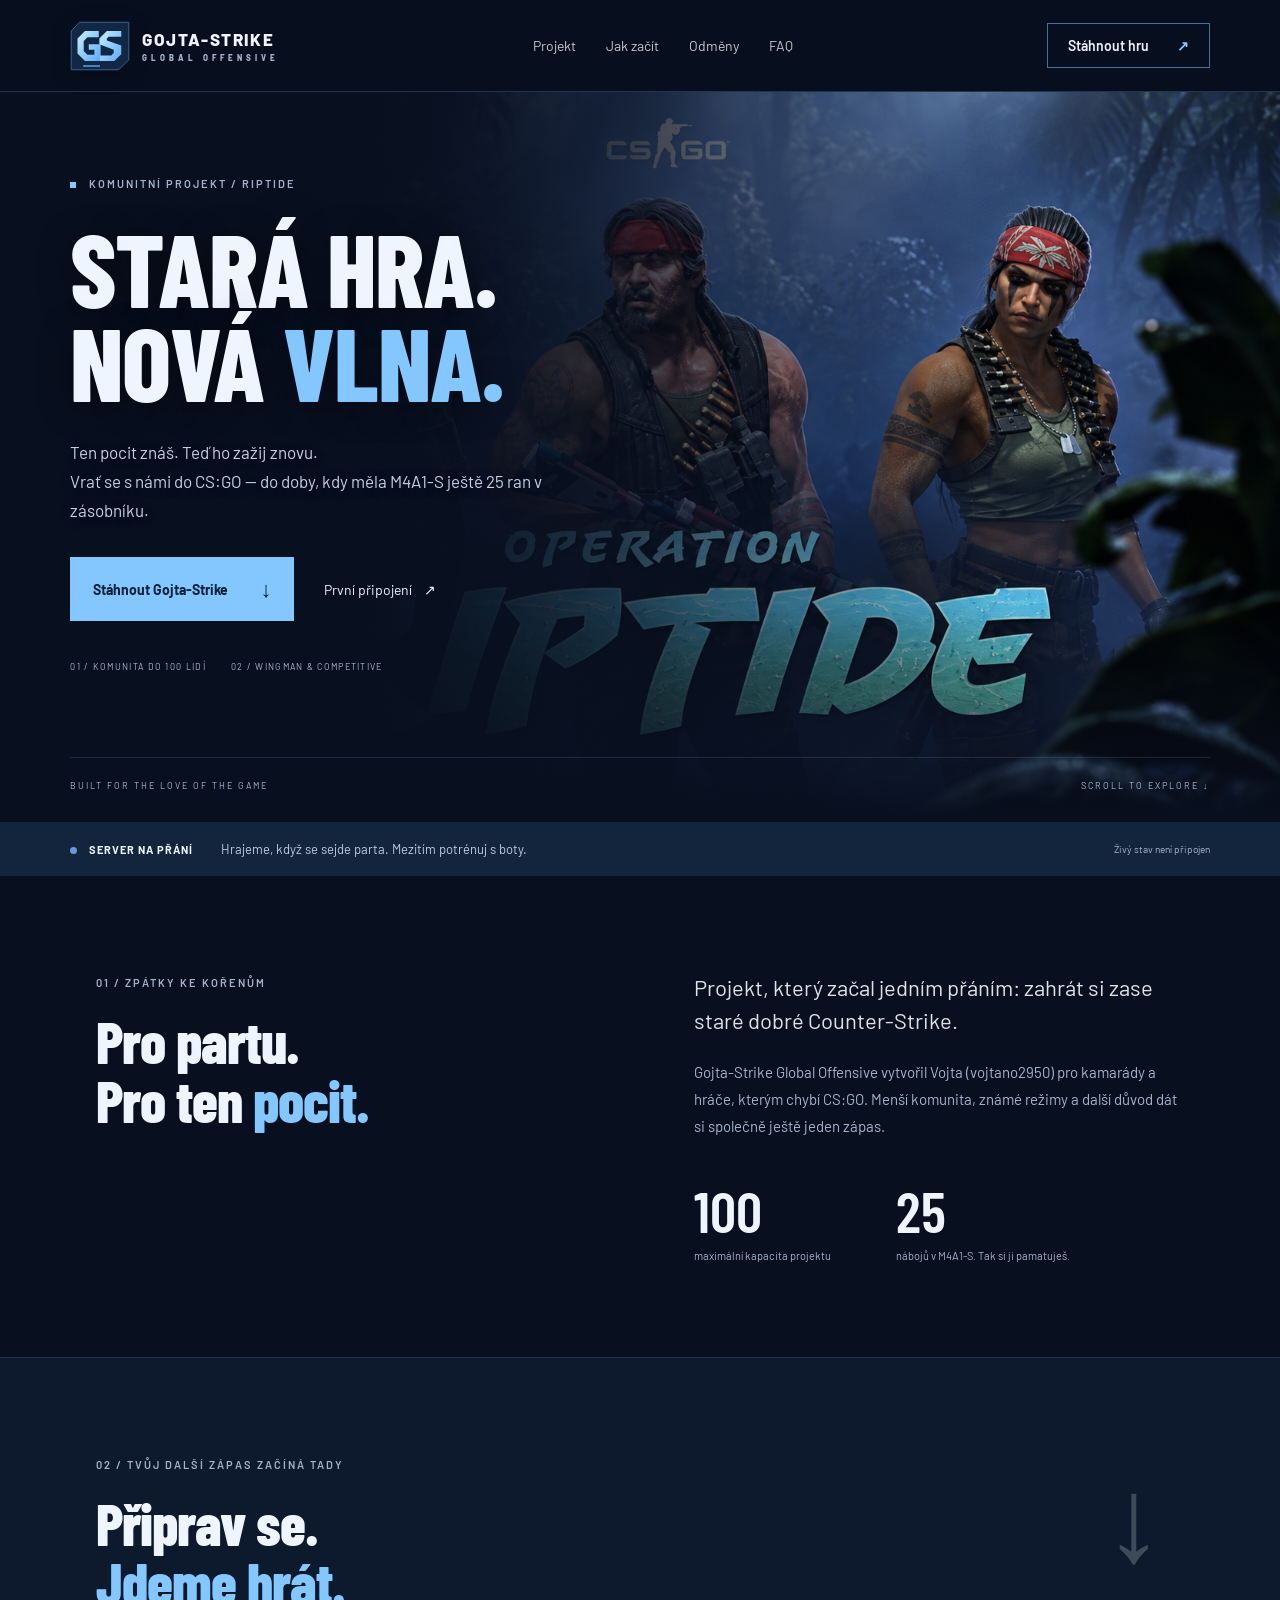
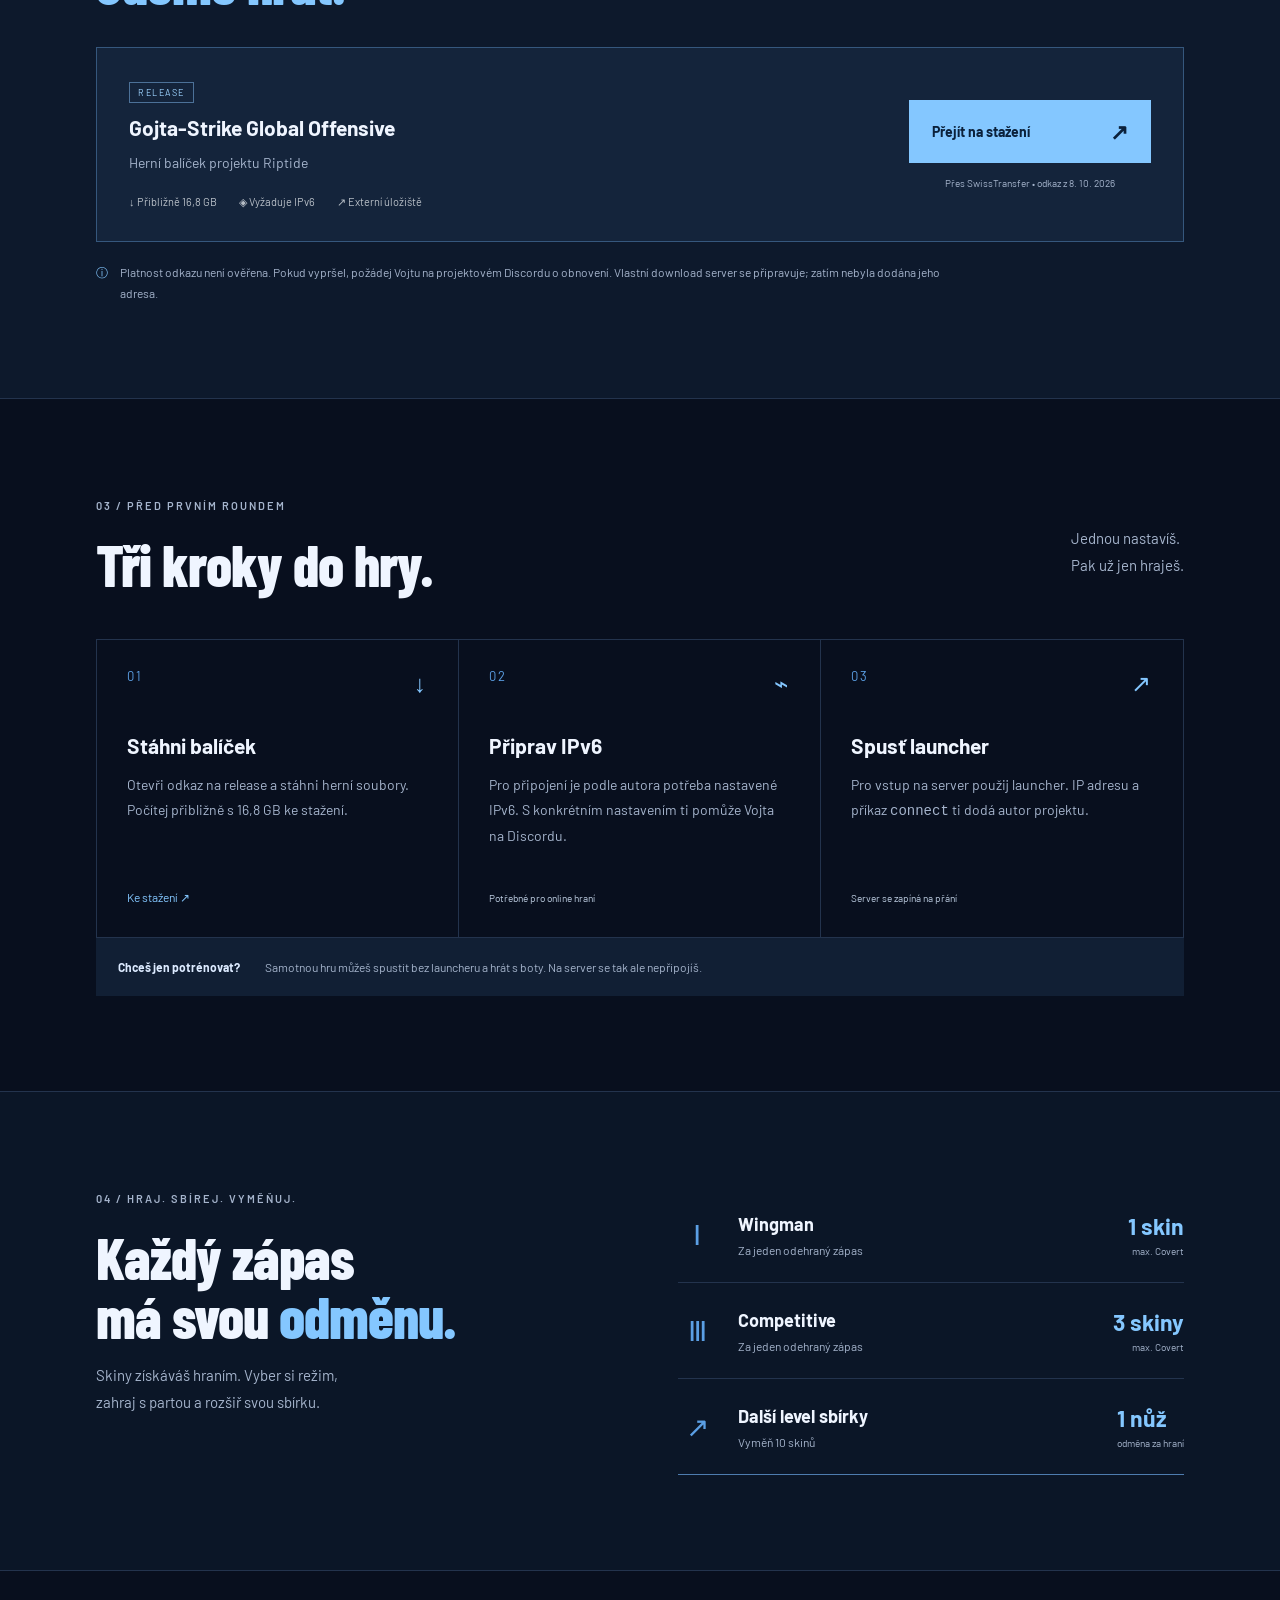
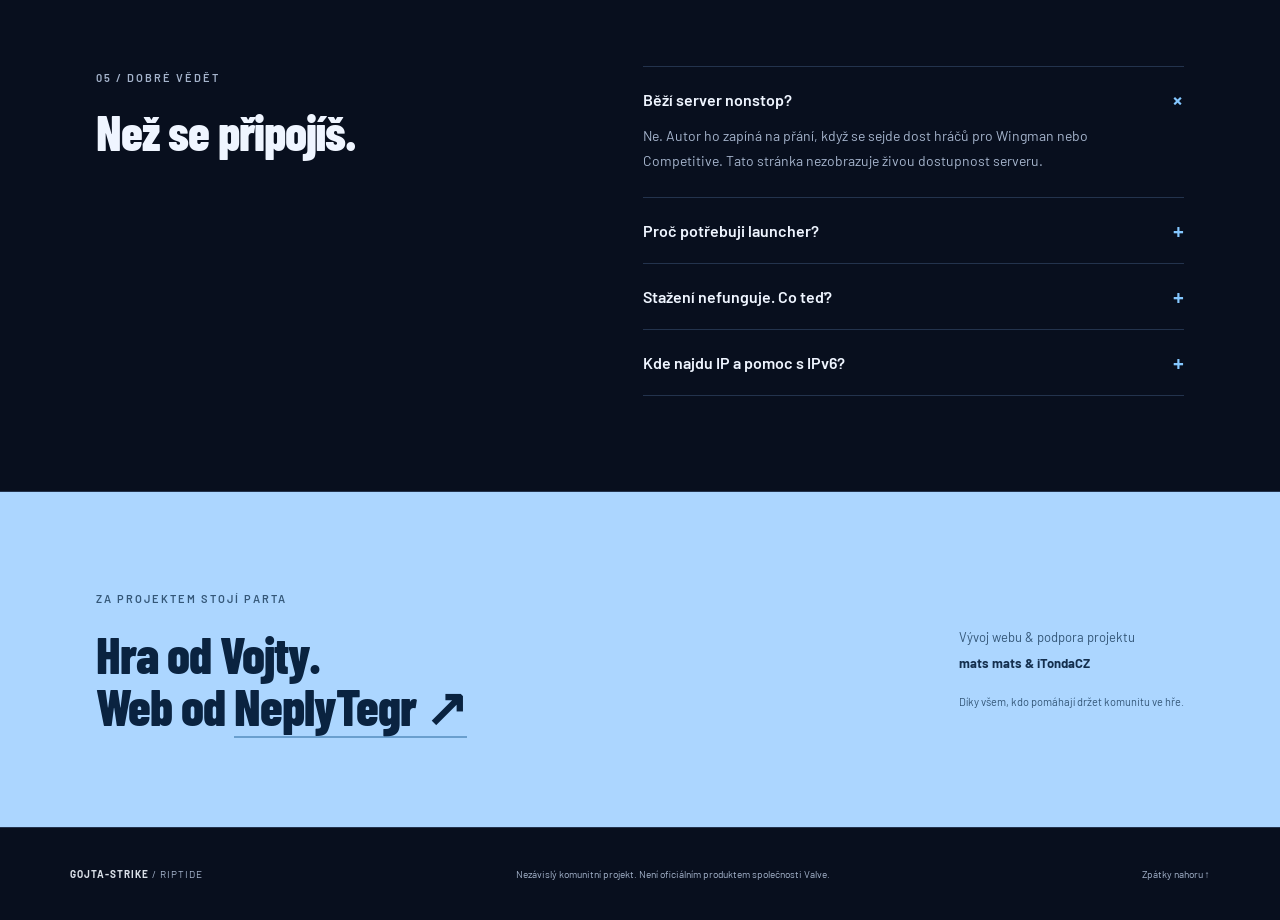
<file: gojtastrike/index.html>
<!doctype html>
<html lang="cs">
    <head>
        <meta charset="UTF-8">
        <meta name="viewport" content="width=device-width, initial-scale=1">
        <meta name="theme-color" content="#080f1e">
        <meta name="description" content="Gojta-Strike Global Offensive — komunitní projekt Riptide. Stažení, první spuštění a odměny za hraní. Web od NeplyTegr.">
        <title>Gojta-Strike / Riptide — zpátky do hry</title>
        <link rel="stylesheet" href="style.css">
    </head>
    <body>
        <header>
            <a class="brand" href="#">
                <svg class="gs-logo" viewBox="0 0 96 80" role="img" aria-label="GS — Gojta-Strike">
                    <defs>
                        <linearGradient id="gs-blue" x1="0" y1="0" x2="1" y2="1">
                            <stop stop-color="#c6efff"/>
                            <stop offset="1" stop-color="#5caaff"/>
                        </linearGradient>
                    </defs>
                    <path d="M15 2H94V62L78 78H2V16Z" fill="#122743" stroke="#396797" stroke-width="1.5"/>
                    <g fill="url(#gs-blue)">
                        <path d="M46 16H24L12 28V52L24 64H49V37H30V46H39V54H28L22 48V32L28 26H46Z"/>
                        <path d="M82 16H59L47 28V37L70 46V51L66 55H48V64H71L82 53V39L59 31V28L62 25H82Z"/>
                    </g>
                    <path d="M21 72H48" stroke="#67b9ff" stroke-width="2"/>
                </svg>
                <span>
                    GOJTA-STRIKE<small>GLOBAL OFFENSIVE</small>
                </span>
            </a>
            <nav aria-label="Hlavní navigace">
                <a href="#projekt">Projekt</a>
                <a href="#zacatek">Jak začít</a>
                <a href="#odmeny">Odměny</a>
                <a href="#faq">FAQ</a>
            </nav>
            <a class="nav-download" href="#download">
                Stáhnout hru <span>↗</span>
            </a>
        </header>
        <main>
            <section class="hero" id="projekt">
                <div class="hero-copy">
                    <div class="eyebrow">
                        <span></span> KOMUNITNÍ PROJEKT / RIPTIDE
                    </div>
                    <h1>
                        STARÁ HRA.<br>NOVÁ <em>VLNA.</em>
                    </h1>
                    <p>
                        Ten pocit znáš. Teď ho zažij znovu.<br>Vrať se s námi do CS:GO — do doby, kdy měla M4A1-S ještě 25 ran v zásobníku.
                    </p>
                    <div class="actions">
                        <a class="button primary" href="#download">
                            Stáhnout Gojta-Strike <span>↓</span>
                        </a>
                        <a class="text-link" href="#zacatek">
                            První připojení <span>↗</span>
                        </a>
                    </div>
                    <div class="hero-meta">
                        <span>01 / KOMUNITA DO 100 LIDÍ</span>
                        <span>02 / WINGMAN & COMPETITIVE</span>
                    </div>
                </div>
                <div class="hero-bottom">
                    <span>BUILT FOR THE LOVE OF THE GAME</span>
                    <span>SCROLL TO EXPLORE ↓</span>
                </div>
            </section>
            <div class="status-strip">
                <span>
                    <i></i> SERVER NA PŘÁNÍ
                </span>
                <p>Hrajeme, když se sejde parta. Mezitím potrénuj s boty.</p>
                <span class="status-note">Živý stav není připojen</span>
            </div>
            <section class="intro section">
                <div>
                    <span class="eyebrow">01 / ZPÁTKY KE KOŘENŮM</span>
                    <h2>
                        Pro partu.<br>Pro ten <em>pocit.</em>
                    </h2>
                </div>
                <div class="intro-text">
                    <p class="large">Projekt, který začal jedním přáním: zahrát si zase staré dobré Counter-Strike.</p>
                    <p>Gojta-Strike Global Offensive vytvořil Vojta (vojtano2950) pro kamarády a hráče, kterým chybí CS:GO. Menší komunita, známé režimy a další důvod dát si společně ještě jeden zápas.</p>
                    <div class="facts">
                        <div>
                            <strong>100</strong>
                            <span>maximální kapacita projektu</span>
                        </div>
                        <div>
                            <strong>25</strong>
                            <span>nábojů v M4A1-S. Tak si ji pamatuješ.</span>
                        </div>
                    </div>
                </div>
            </section>
            <section class="download section" id="download">
                <div class="download-heading">
                    <div>
                        <span class="eyebrow">02 / TVŮJ DALŠÍ ZÁPAS ZAČÍNÁ TADY</span>
                        <h2>
                            Připrav se.<br>
                            <em>Jdeme hrát.</em>
                        </h2>
                    </div>
                    <span class="file-symbol" aria-hidden="true">↓</span>
                </div>
                <div class="download-panel">
                    <div>
                        <span class="pill">RELEASE</span>
                        <h3>Gojta-Strike Global Offensive</h3>
                        <p>Herní balíček projektu Riptide</p>
                        <div class="file-meta">
                            <span>↓ Přibližně 16,8 GB</span>
                            <span>◈ Vyžaduje IPv6</span>
                            <span>↗ Externí úložiště</span>
                        </div>
                    </div>
                    <div class="download-action">
                        <a class="button primary" href="https://www.swisstransfer.com/dl/01a11a2f-4cb3-7091-a4e2-8d7dfdfeffd1" target="_blank" rel="noopener noreferrer">
                            Přejít na stažení <span>↗</span>
                        </a>
                        <small>Přes SwissTransfer • odkaz z 8. 10. 2026</small>
                    </div>
                </div>
                <p class="download-notice">
                    <span>ⓘ</span> Platnost odkazu není ověřena. Pokud vypršel, požádej Vojtu na projektovém Discordu o obnovení. Vlastní download server se připravuje; zatím nebyla dodána jeho adresa.
                </p>
            </section>
            <section class="section start" id="zacatek">
                <div class="section-heading">
                    <div>
                        <span class="eyebrow">03 / PŘED PRVNÍM ROUNDEM</span>
                        <h2>Tři kroky do hry.</h2>
                    </div>
                    <p>
                        Jednou nastavíš.<br>Pak už jen hraješ.
                    </p>
                </div>
                <div class="steps">
                    <article>
                        <span class="step-number">
                            01 <b>↓</b>
                        </span>
                        <h3>Stáhni balíček</h3>
                        <p>Otevři odkaz na release a stáhni herní soubory. Počítej přibližně s 16,8 GB ke stažení.</p>
                        <a href="#download">Ke stažení ↗</a>
                    </article>
                    <article>
                        <span class="step-number">
                            02 <b>⌁</b>
                        </span>
                        <h3>Připrav IPv6</h3>
                        <p>Pro připojení je podle autora potřeba nastavené IPv6. S konkrétním nastavením ti pomůže Vojta na Discordu.</p>
                        <span class="step-tag">Potřebné pro online hraní</span>
                    </article>
                    <article>
                        <span class="step-number">
                            03 <b>↗</b>
                        </span>
                        <h3>Spusť launcher</h3>
                        <p>
                            Pro vstup na server použij launcher. IP adresu a příkaz <code>connect</code> ti dodá autor projektu.
                        </p>
                        <span class="step-tag">Server se zapíná na přání</span>
                    </article>
                </div>
                <div class="offline-note">
                    <b>Chceš jen potrénovat?</b>
                    <span>Samotnou hru můžeš spustit bez launcheru a hrát s boty. Na server se tak ale nepřipojíš.</span>
                </div>
            </section>
            <section class="rewards section" id="odmeny">
                <div>
                    <span class="eyebrow">04 / HRAJ. SBÍREJ. VYMĚŇUJ.</span>
                    <h2>
                        Každý zápas<br>má svou <em>odměnu.</em>
                    </h2>
                    <p>
                        Skiny získáváš hraním. Vyber si režim,<br>zahraj s partou a rozšiř svou sbírku.
                    </p>
                </div>
                <div class="reward-list">
                    <div>
                        <span class="reward-icon">Ⅰ</span>
                        <div>
                            <h3>Wingman</h3>
                            <p>Za jeden odehraný zápas</p>
                        </div>
                        <strong>
                            1 skin<small>max. Covert</small>
                        </strong>
                    </div>
                    <div>
                        <span class="reward-icon">Ⅲ</span>
                        <div>
                            <h3>Competitive</h3>
                            <p>Za jeden odehraný zápas</p>
                        </div>
                        <strong>
                            3 skiny<small>max. Covert</small>
                        </strong>
                    </div>
                    <div class="knife">
                        <span class="reward-icon">↗</span>
                        <div>
                            <h3>Další level sbírky</h3>
                            <p>Vyměň 10 skinů</p>
                        </div>
                        <strong>
                            1 nůž<small>odměna za hraní</small>
                        </strong>
                    </div>
                </div>
            </section>
            <section class="section faq" id="faq">
                <div>
                    <span class="eyebrow">05 / DOBRÉ VĚDĚT</span>
                    <h2>Než se připojíš.</h2>
                </div>
                <div class="faq-list">
                    <details open>
                        <summary>
                            Běží server nonstop?<span>+</span>
                        </summary>
                        <p>Ne. Autor ho zapíná na přání, když se sejde dost hráčů pro Wingman nebo Competitive. Tato stránka nezobrazuje živou dostupnost serveru.</p>
                    </details>
                    <details>
                        <summary>
                            Proč potřebuji launcher?<span>+</span>
                        </summary>
                        <p>Podle autora bez launcheru nefunguje připojení k projektovému serveru. Samostatně spuštěná hra slouží pro hraní s boty.</p>
                    </details>
                    <details>
                        <summary>
                            Stažení nefunguje. Co teď?<span>+</span>
                        </summary>
                        <p>Odkazy na externích úložištích mohou vypršet. Kontaktuj vojtano2950 na projektovém Discordu a požádej o nový odkaz. Pozvánka na Discord zatím nebyla dodána.</p>
                    </details>
                    <details>
                        <summary>
                            Kde najdu IP a pomoc s IPv6?<span>+</span>
                        </summary>
                        <p>IP adresu, příkaz pro připojení a pomoc s IPv6 poskytuje autor na Discordu. Kompletní návod ke hraní a hostování serveru byl oznámen; jeho odkaz zatím nemáme.</p>
                    </details>
                </div>
            </section>
            <section class="sponsor section">
                <span class="eyebrow">ZA PROJEKTEM STOJÍ PARTA</span>
                <div>
                    <h2>
                        Hra od Vojty.<br>Web od <a href="https://neplytegr.cz/" target="_blank" rel="noopener noreferrer">NeplyTegr ↗</a>
                    </h2>
                    <p>
                        Vývoj webu & podpora projektu<br>
                        <strong>mats mats & iTondaCZ</strong>
                        <small>Díky všem, kdo pomáhají držet komunitu ve hře.</small>
                    </p>
                </div>
            </section>
        </main>
        <footer>
            <a class="footer-brand" href="#">
                GOJTA-STRIKE <span>/ RIPTIDE</span>
            </a>
            <p>Nezávislý komunitní projekt. Není oficiálním produktem společnosti Valve.</p>
            <a href="#">Zpátky nahoru ↑</a>
        </footer>
    </body>
</html>
</file>
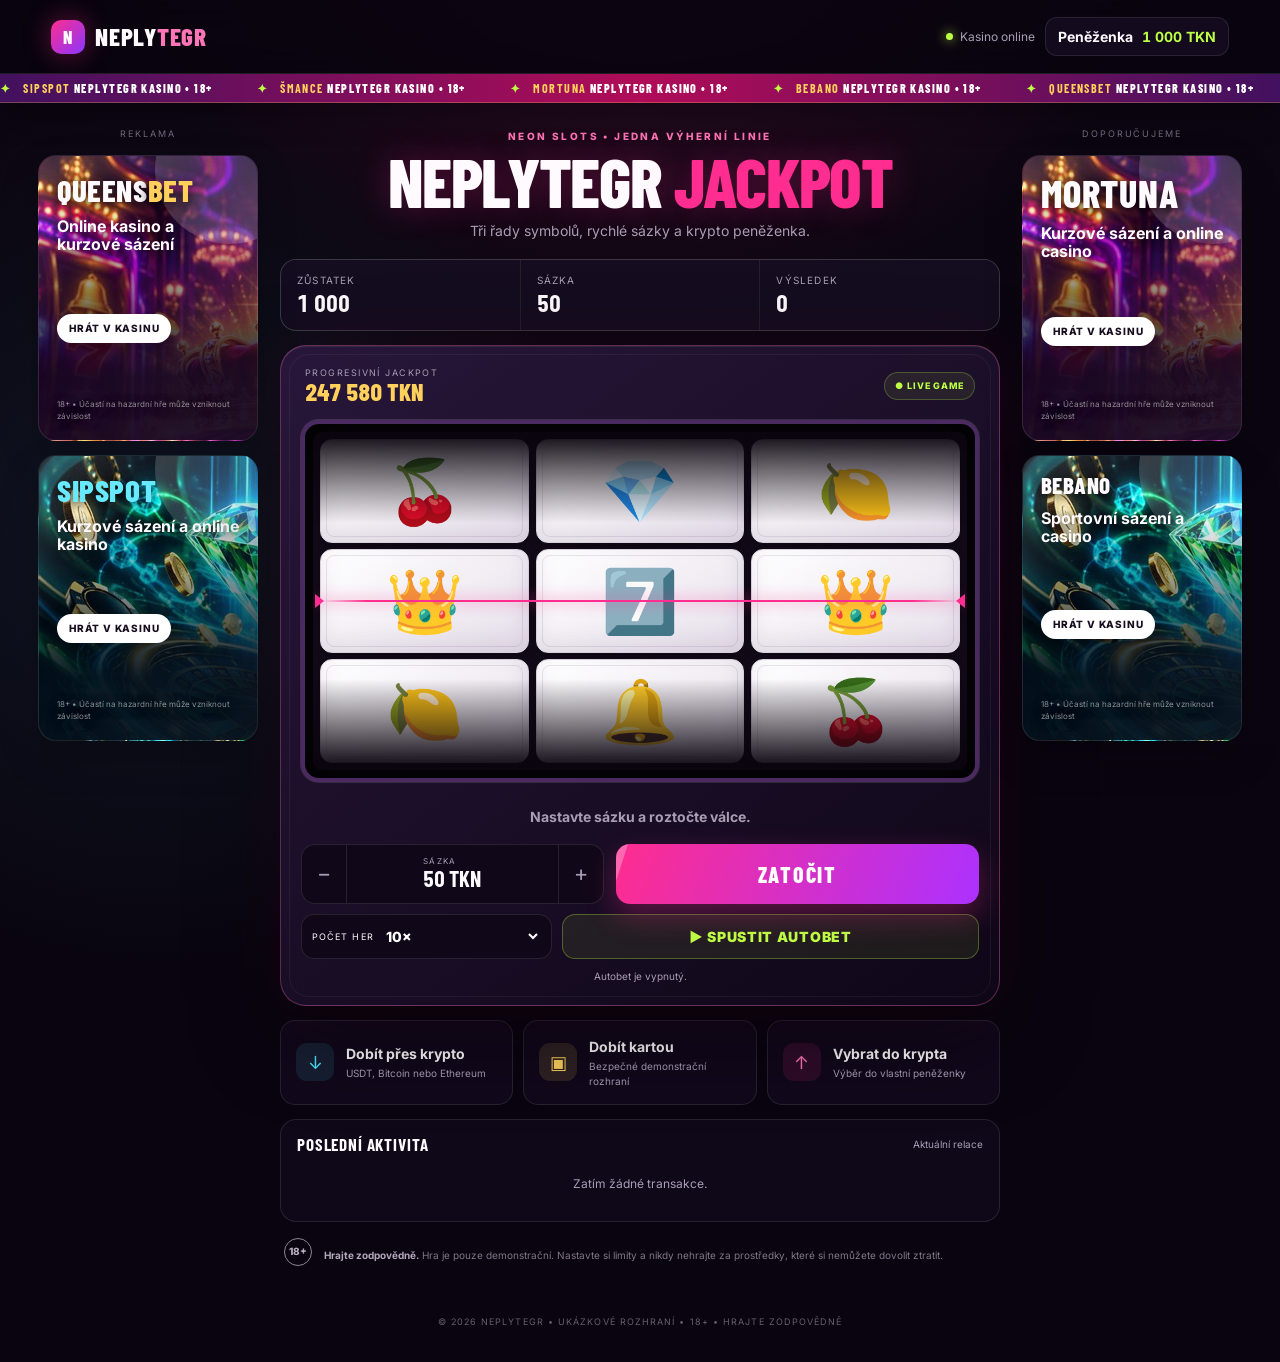
<file: kasino/index.html>
<!doctype html>
<html lang="cs">
<head>
  <meta charset="utf-8">
  <meta name="viewport" content="width=device-width, initial-scale=1, viewport-fit=cover">
  <link rel="stylesheet" href="../ads/ad-network.css">
  <meta name="theme-color" content="#09040f">
  <title>NeplyTegr Casino — Neon Slots</title>
  <meta name="description" content="NeplyTegr Jackpot je české neonové demo kasino s výherním automatem, viditelnými symboly a demonstračním dobíjením přes kryptoměny nebo platební kartu.">
  <meta name="keywords" content="NeplyTegr kasino, online automat, neon slots, krypto kasino, jackpot, USDT, Bitcoin, Ethereum">
  <meta name="robots" content="index, follow, max-image-preview:large">
  <link rel="canonical" href="https://neplytegr.cz/kasino/">
  <meta property="og:locale" content="cs_CZ">
  <meta property="og:type" content="website">
  <meta property="og:site_name" content="NeplyTegr">
  <meta property="og:title" content="NeplyTegr Jackpot — neonové online kasino">
  <meta property="og:description" content="Roztočte tři válce a vyzkoušejte demonstrační peněženku s krypto vkladem, kartou a krypto výběrem.">
  <meta property="og:url" content="https://neplytegr.cz/kasino/">
  <meta property="og:image" content="https://neplytegr.cz/kasino/assets/casino-gold.jpg">
  <meta property="og:image:alt" content="Neonová zlatá koruna, žetony a symboly výherního automatu">
  <meta name="twitter:card" content="summary_large_image">
  <meta name="twitter:title" content="NeplyTegr Jackpot — neonové online kasino">
  <meta name="twitter:description" content="Viditelné válce, výherní linie a demonstrační dobíjení kryptem nebo kartou.">
  <meta name="twitter:image" content="https://neplytegr.cz/kasino/assets/casino-gold.jpg">
  <script type="application/ld+json">
  {"@context":"https://schema.org","@type":"VideoGame","name":"NeplyTegr Jackpot","description":"Český demonstrační neonový výherní automat se třemi válci a lokálním demo rozhraním pro krypto a karetní vklady.","url":"https://neplytegr.cz/kasino/","image":"https://neplytegr.cz/kasino/assets/casino-gold.jpg","inLanguage":"cs-CZ","applicationCategory":"Game","operatingSystem":"Web browser","contentRating":"18+","publisher":{"@type":"Organization","name":"NeplyTegr","url":"https://neplytegr.cz/"}}
  </script>
  <link rel="preconnect" href="https://fonts.googleapis.com">
  <link rel="preconnect" href="https://fonts.gstatic.com" crossorigin>
  <link href="https://fonts.googleapis.com/css2?family=Barlow+Condensed:wght@600;700;800&family=Inter:wght@400;500;600;700&display=swap" rel="stylesheet">
  <style>
    :root{--bg:#09040f;--surface:#130a1e;--surface-2:#1d102b;--surface-3:#29173b;--ink:#fffafd;--muted:#a99db4;--pink:#ff2d8f;--pink-2:#ff75b7;--cyan:#48e5ff;--lime:#bcff43;--gold:#ffd15c;--red:#ff5e6c;--line:rgba(255,255,255,.1);--display:"Barlow Condensed",Impact,sans-serif;--sans:Inter,system-ui,sans-serif;color-scheme:dark}
    *{box-sizing:border-box}html{scroll-behavior:smooth}body{min-height:100%;margin:0;background:radial-gradient(circle at 50% -20%,rgba(255,45,143,.22),transparent 38rem),radial-gradient(circle at 12% 40%,rgba(72,229,255,.08),transparent 28rem),linear-gradient(180deg,#0c0612 0%,var(--bg) 70%);color:var(--ink);font:14px/1.5 var(--sans)}button,input,select{font:inherit}button{cursor:pointer}button:disabled{cursor:not-allowed;opacity:.45}:focus-visible{outline:3px solid var(--cyan);outline-offset:3px}
    .ambient{position:fixed;inset:0;pointer-events:none;opacity:.22;background-image:linear-gradient(rgba(255,255,255,.02) 1px,transparent 1px),linear-gradient(90deg,rgba(255,255,255,.02) 1px,transparent 1px);background-size:36px 36px;mask-image:linear-gradient(to bottom,#000,transparent 85%)}
    .topbar{height:74px;position:sticky;top:0;z-index:20;display:flex;align-items:center;justify-content:space-between;padding:0 max(24px,4vw);background:rgba(9,4,15,.86);border-bottom:1px solid var(--line);backdrop-filter:blur(18px)}.logo{display:flex;align-items:center;gap:10px;font:800 25px/1 var(--display);letter-spacing:.03em;text-transform:uppercase}.logo-mark{width:34px;height:34px;display:grid;place-items:center;border-radius:10px;background:linear-gradient(135deg,var(--pink),#8b36ff);box-shadow:0 0 28px rgba(255,45,143,.4);font-size:18px}.logo em{font-style:normal;color:var(--pink-2)}.top-actions{display:flex;align-items:center;gap:10px}.status-pill{display:flex;align-items:center;gap:7px;color:var(--muted);font-size:12px}.status-pill::before{content:"";width:7px;height:7px;border-radius:50%;background:var(--lime);box-shadow:0 0 12px var(--lime)}.wallet-mini{border:1px solid var(--line);border-radius:12px;padding:8px 12px;background:var(--surface);font-weight:700}.wallet-mini span{color:var(--lime);margin-left:6px;font-variant-numeric:tabular-nums}
    .layout{width:min(1500px,100%);margin:0 auto;padding:24px;display:grid;grid-template-columns:minmax(170px,220px) minmax(460px,720px) minmax(170px,220px);gap:22px;align-items:start;justify-content:center}.ad-rail{position:sticky;top:98px;display:grid;gap:14px}.rail-label{text-align:center;color:#756a80;text-transform:uppercase;letter-spacing:.22em;font-size:9px}.ad{position:relative;min-height:156px;overflow:hidden;border:1px solid rgba(255,255,255,.12);border-radius:18px;padding:18px;display:flex;flex-direction:column;justify-content:space-between;isolation:isolate;box-shadow:0 18px 40px rgba(0,0,0,.2)}.ad::before{content:"";position:absolute;width:150px;height:150px;border-radius:50%;right:-48px;top:-62px;background:rgba(255,255,255,.17);z-index:-1}.ad::after{content:"";position:absolute;inset:0;background:linear-gradient(135deg,rgba(255,255,255,.1),transparent 55%);z-index:-1}.ad.king{background:linear-gradient(145deg,#38116d,#13082b 66%)}.ad.grand{background:linear-gradient(145deg,#0f6385,#071e38 66%)}.ad.one{background:linear-gradient(145deg,#b51248,#2e0818 66%)}.ad.drop{background:linear-gradient(145deg,#37761b,#10220a 66%)}.ad-brand{font:800 26px/1 var(--display);text-transform:uppercase;letter-spacing:.02em}.ad-brand i{font-style:normal;color:var(--gold)}.one .ad-brand{font-size:38px}.drop .ad-brand{font-size:23px}.grand .ad-brand{color:#67e9ff}.ad-copy{font-weight:700;font-size:15px;line-height:1.15;margin:12px 0}.ad-copy b{color:var(--gold)}.ad-cta{align-self:flex-start;border:0;border-radius:999px;background:#fff;color:#160d1f;padding:7px 12px;font-size:10px;font-weight:800;text-transform:uppercase;letter-spacing:.08em}.ad small{font-size:8px;color:rgba(255,255,255,.54);margin-top:6px}
    main{min-width:0}.hero{text-align:center;margin:2px 0 18px}.eyebrow{color:var(--pink-2);text-transform:uppercase;letter-spacing:.24em;font-size:10px;font-weight:800}h1{font:800 clamp(40px,7vw,68px)/.86 var(--display);text-transform:uppercase;letter-spacing:-.02em;margin:8px 0 10px;text-shadow:0 0 35px rgba(255,45,143,.28)}h1 span{color:var(--pink)}.hero p{color:var(--muted);margin:0}
    .stats{display:grid;grid-template-columns:repeat(3,1fr);gap:1px;background:var(--line);border:1px solid var(--line);border-radius:16px;overflow:hidden;margin-bottom:14px}.stat{background:rgba(19,10,30,.88);padding:13px 16px}.stat small{display:block;color:var(--muted);font-size:10px;text-transform:uppercase;letter-spacing:.12em;margin-bottom:3px}.stat strong{font:700 24px/1 var(--display);font-variant-numeric:tabular-nums}.stat strong.positive{color:var(--lime)}.stat strong.negative{color:var(--red)}
    .machine{position:relative;border:1px solid rgba(255,117,183,.32);border-radius:26px;padding:20px;background:linear-gradient(145deg,rgba(41,23,59,.96),rgba(15,7,24,.98));box-shadow:0 28px 90px rgba(0,0,0,.45),0 0 60px rgba(255,45,143,.08),inset 0 1px rgba(255,255,255,.08)}.machine::before{content:"";position:absolute;inset:8px;border:1px solid rgba(255,255,255,.055);border-radius:20px;pointer-events:none}.machine-head{display:flex;justify-content:space-between;align-items:center;gap:12px;margin-bottom:14px;padding:0 4px}.jackpot small{display:block;color:var(--muted);font-size:9px;text-transform:uppercase;letter-spacing:.16em}.jackpot strong{font:800 24px/1 var(--display);color:var(--gold);font-variant-numeric:tabular-nums}.live-badge{border:1px solid rgba(188,255,67,.24);border-radius:999px;background:rgba(188,255,67,.08);color:var(--lime);padding:6px 10px;font-size:9px;font-weight:800;letter-spacing:.1em;text-transform:uppercase}
    .reel-frame{position:relative;border:4px solid #4b2a61;border-radius:18px;padding:8px;background:#07040a;box-shadow:inset 0 0 45px #000,0 0 0 1px rgba(255,255,255,.12)}.reels{position:relative;display:grid;grid-template-columns:repeat(3,1fr);gap:7px;overflow:hidden;border-radius:10px;background:#120a18;padding:7px}.reels::before,.reels::after{content:"";position:absolute;left:0;right:0;height:27%;z-index:5;pointer-events:none}.reels::before{top:0;background:linear-gradient(#0a050e,transparent)}.reels::after{bottom:0;background:linear-gradient(transparent,#0a050e)}.payline{position:absolute;left:2px;right:2px;top:50%;height:2px;z-index:8;transform:translateY(-50%);background:linear-gradient(90deg,transparent,var(--pink) 8%,var(--pink) 92%,transparent);box-shadow:0 0 14px var(--pink);pointer-events:none}.payline::before,.payline::after{content:"";position:absolute;top:50%;transform:translateY(-50%);border-top:7px solid transparent;border-bottom:7px solid transparent}.payline::before{left:0;border-left:9px solid var(--pink)}.payline::after{right:0;border-right:9px solid var(--pink)}.reel{display:grid;grid-template-rows:repeat(3,clamp(72px,13vw,104px));gap:6px;transition:filter .2s}.symbol{position:relative;display:grid;place-items:center;border:1px solid #d8d0dc;border-radius:12px;background:linear-gradient(145deg,#fff,#e7e0eb);box-shadow:inset 0 -10px 22px rgba(64,28,82,.1),0 4px 8px rgba(0,0,0,.25);font-size:clamp(39px,7vw,62px);line-height:1;color:#171019;user-select:none;transform:translateZ(0)}.symbol::after{content:"";position:absolute;inset:5px;border:1px solid rgba(62,26,79,.1);border-radius:8px;pointer-events:none}.symbol.win{animation:winPulse .65s ease-in-out infinite alternate;background:linear-gradient(145deg,#fff7ce,#ffd86e);border-color:#fff0a0;box-shadow:0 0 28px rgba(255,209,92,.75),inset 0 0 18px rgba(255,255,255,.8)}.reel.spinning .symbol{animation:reelRush .115s linear infinite}@keyframes reelRush{0%{transform:translateY(-6px)}50%{transform:translateY(6px)}100%{transform:translateY(-6px)}}@keyframes winPulse{to{transform:scale(1.06)}}
    .message{min-height:46px;display:flex;align-items:center;justify-content:center;text-align:center;margin:12px 0 4px;color:var(--muted);font-weight:700}.message.win{color:var(--gold);text-shadow:0 0 20px rgba(255,209,92,.25)}.message.lose{color:#b6a9bd}.controls{display:grid;grid-template-columns:minmax(150px,1fr) minmax(190px,1.2fr);gap:12px;align-items:stretch}.bet-control{display:grid;grid-template-columns:44px 1fr 44px;background:#100818;border:1px solid var(--line);border-radius:14px;overflow:hidden}.bet-control button{border:0;background:transparent;color:var(--muted);font-size:22px}.bet-control button:hover{color:var(--ink);background:rgba(255,255,255,.05)}.bet-value{display:grid;place-items:center;border-inline:1px solid var(--line)}.bet-value small{display:block;color:var(--muted);font-size:8px;text-transform:uppercase;letter-spacing:.14em}.bet-value strong{font:700 22px/1 var(--display);color:var(--ink);font-variant-numeric:tabular-nums}.spin{position:relative;overflow:hidden;border:0;border-radius:14px;background:linear-gradient(110deg,var(--pink),#ac31ff);color:#fff;min-height:60px;padding:12px 20px;font:800 22px/1 var(--display);text-transform:uppercase;letter-spacing:.08em;box-shadow:0 12px 30px rgba(255,45,143,.3)}.spin::after{content:"";position:absolute;inset:-50% auto -50% -25%;width:25%;transform:rotate(18deg);background:rgba(255,255,255,.28);transition:left .45s}.spin:hover::after{left:120%}.spin:hover{filter:brightness(1.08)}
    .wallet-panel{margin-top:14px;display:grid;grid-template-columns:1fr 1fr;gap:10px}.wallet-action{display:flex;align-items:center;gap:12px;text-align:left;padding:15px;border:1px solid var(--line);border-radius:15px;background:rgba(19,10,30,.85);color:var(--ink)}.wallet-action:hover{border-color:rgba(255,117,183,.5);background:var(--surface-2)}.action-icon{width:38px;height:38px;display:grid;place-items:center;flex:0 0 auto;border-radius:11px;background:rgba(72,229,255,.1);color:var(--cyan);font-size:18px}.withdraw .action-icon{background:rgba(255,45,143,.12);color:var(--pink-2)}.wallet-action strong{display:block}.wallet-action small{display:block;color:var(--muted);font-size:10px;margin-top:2px}
    .session-card{margin-top:14px;border:1px solid var(--line);border-radius:16px;background:rgba(19,10,30,.7);padding:16px}.section-head{display:flex;align-items:center;justify-content:space-between;gap:10px;margin-bottom:10px}.section-head h2{font:700 17px/1 var(--display);text-transform:uppercase;letter-spacing:.05em;margin:0}.section-head span{color:var(--muted);font-size:10px}.activity{display:grid;gap:8px}.activity-empty{color:var(--muted);text-align:center;padding:12px;font-size:12px}.activity-row{display:grid;grid-template-columns:auto 1fr auto;align-items:center;gap:10px;padding:9px 0;border-top:1px solid var(--line)}.activity-row:first-child{border-top:0}.activity-dot{width:28px;height:28px;display:grid;place-items:center;border-radius:9px;background:var(--surface-3);font-size:12px}.activity-copy b{display:block;font-size:11px}.activity-copy small{display:block;color:var(--muted);font-size:9px}.activity-amount{font-weight:800;font-size:11px;color:var(--lime)}.activity-amount.out{color:var(--pink-2)}.responsible{display:flex;align-items:flex-start;gap:12px;margin:16px 4px 0;color:#817588;font-size:10px}.responsible b{color:#b4a7bc}.age{border:1px solid #8e8395;border-radius:50%;width:28px;height:28px;display:grid;place-items:center;flex:0 0 auto;font-weight:800;color:#b9aec0}.mobile-ads{display:none}footer{text-align:center;padding:18px 20px 34px;color:#675d70;font-size:9px;text-transform:uppercase;letter-spacing:.12em}
    .modal{position:fixed;inset:0;z-index:60;display:grid;place-items:center;padding:20px;background:rgba(4,1,7,.82);backdrop-filter:blur(12px)}.modal[hidden]{display:none}.dialog{width:min(520px,100%);max-height:min(760px,92vh);overflow:auto;border:1px solid rgba(255,255,255,.15);border-radius:24px;background:linear-gradient(155deg,#20112e,#100817 75%);box-shadow:0 34px 100px #000;padding:22px}.dialog-head{display:flex;align-items:center;justify-content:space-between;gap:12px}.dialog-head h2{margin:0;font:800 28px/1 var(--display);text-transform:uppercase}.close{width:38px;height:38px;border:1px solid var(--line);border-radius:11px;background:transparent;color:var(--muted);font-size:20px}.close:hover{color:#fff;background:rgba(255,255,255,.05)}.tabs{display:grid;grid-template-columns:1fr 1fr;gap:5px;margin:18px 0;padding:4px;border-radius:13px;background:#0d0613}.tabs button{border:0;border-radius:10px;background:transparent;color:var(--muted);padding:10px;font-weight:700}.tabs button.active{background:var(--surface-3);color:#fff;box-shadow:0 5px 15px rgba(0,0,0,.25)}.demo-note{border:1px solid rgba(72,229,255,.18);border-radius:12px;background:rgba(72,229,255,.06);color:#a9dbe4;padding:10px 12px;font-size:10px;margin-bottom:14px}.field{display:block;margin-bottom:13px;color:var(--muted);font-size:10px;text-transform:uppercase;letter-spacing:.09em}.field input,.field select{width:100%;margin-top:6px;border:1px solid var(--line);border-radius:12px;background:#0b0510;color:#fff;padding:13px 14px;outline:0}.field input:focus,.field select:focus{border-color:var(--pink)}.asset-grid{display:grid;grid-template-columns:repeat(3,1fr);gap:8px;margin:6px 0 14px}.asset{border:1px solid var(--line);border-radius:13px;background:#0d0613;color:var(--muted);padding:10px 8px;font-weight:700}.asset span{display:block;font-size:17px;margin-bottom:3px}.asset.active{border-color:var(--pink);background:rgba(255,45,143,.09);color:#fff}.quote{display:flex;justify-content:space-between;gap:16px;padding:12px;border-radius:12px;background:#0d0613;color:var(--muted);font-size:11px;margin-bottom:13px}.quote b{color:var(--lime);text-align:right}.address-box{display:grid;grid-template-columns:1fr auto;gap:8px;margin-bottom:13px}.address{min-width:0;overflow:hidden;text-overflow:ellipsis;white-space:nowrap;border:1px dashed rgba(255,255,255,.2);border-radius:12px;padding:12px;background:#0b0510;color:#c9bccf;font:11px ui-monospace,monospace}.copy{border:1px solid var(--line);border-radius:12px;background:var(--surface-3);color:#fff;padding:0 14px;font-weight:700}.confirm{width:100%;border:0;border-radius:13px;background:linear-gradient(110deg,var(--pink),#a530ff);color:#fff;padding:14px;font-weight:800;box-shadow:0 10px 25px rgba(255,45,143,.2)}.confirm:hover{filter:brightness(1.1)}.notice{border:1px solid rgba(255,209,92,.25);border-radius:12px;background:rgba(255,209,92,.07);color:#d8c997;padding:12px;font-size:10px;margin-bottom:13px}.notice strong{display:block;color:var(--gold);font-size:11px;margin-bottom:3px}.check{display:grid;grid-template-columns:auto 1fr;gap:10px;align-items:start;margin:12px 0 15px;color:#c0b4c7;font-size:10px}.check input{width:17px;height:17px;margin:1px 0;accent-color:var(--pink)}.error{min-height:17px;color:var(--red);font-size:10px;margin-top:-6px;margin-bottom:6px}.toast{position:fixed;left:50%;bottom:24px;z-index:90;transform:translate(-50%,20px);opacity:0;pointer-events:none;border:1px solid rgba(255,255,255,.14);border-radius:12px;background:#21142d;color:#fff;padding:11px 15px;box-shadow:0 16px 50px #000;font-size:11px;font-weight:700;transition:.25s}.toast.show{opacity:1;transform:translate(-50%,0)}
    @media(max-width:1080px){.layout{grid-template-columns:minmax(0,720px);max-width:780px}.ad-rail{display:none}.mobile-ads{display:grid;grid-template-columns:repeat(4,minmax(145px,1fr));gap:10px;overflow-x:auto;margin:18px -4px 0;padding:4px 4px 10px;scrollbar-width:thin}.mobile-ads .ad{min-height:125px}.mobile-ads .ad-copy{font-size:12px}.mobile-ads .ad-brand{font-size:22px}.mobile-ads .one .ad-brand{font-size:30px}}@media(max-width:620px){.topbar{height:64px;padding:0 14px}.logo{font-size:20px}.logo-mark{width:30px;height:30px}.status-pill{display:none}.wallet-mini{font-size:11px}.layout{padding:16px 12px}.hero{margin-top:0}.hero p{font-size:11px}.stats{border-radius:13px}.stat{padding:10px}.stat strong{font-size:20px}.machine{border-radius:20px;padding:13px}.machine::before{inset:5px;border-radius:16px}.reel-frame{padding:5px;border-width:3px}.reels{gap:4px;padding:4px}.reel{grid-template-rows:repeat(3,clamp(65px,22vw,88px));gap:4px}.symbol{border-radius:8px;font-size:clamp(34px,13vw,54px)}.controls{grid-template-columns:1fr}.bet-control{min-height:52px}.spin{min-height:58px}.wallet-panel{grid-template-columns:1fr}.dialog{padding:17px;border-radius:19px}.mobile-ads{grid-template-columns:repeat(4,160px)}}@media(prefers-reduced-motion:reduce){html{scroll-behavior:auto}.reel.spinning .symbol,.symbol.win{animation:none}.spin::after,.toast{transition:none}}
    /* Velkoformátové reklamní vizuály a reklamní vrstvy */
    .ad{min-height:286px;padding:18px;background-position:center;background-size:cover;transform:translateZ(0);transition:transform .25s,box-shadow .25s}
    .ad:hover{transform:translateY(-3px) scale(1.015);box-shadow:0 22px 55px rgba(0,0,0,.45)}
    .ad.king,.ad.one{background-image:linear-gradient(180deg,rgba(10,2,18,.04) 20%,rgba(20,4,30,.96) 78%),url("assets/casino-gold.jpg")}
    .ad.grand,.ad.drop{background-image:linear-gradient(180deg,rgba(0,13,25,.02) 20%,rgba(0,13,25,.96) 78%),url("assets/casino-crypto.jpg")}
    .ad::before{animation:adGlow 3s ease-in-out infinite alternate}.ad::after{background:linear-gradient(135deg,rgba(255,255,255,.18),transparent 35%,rgba(255,255,255,.04))}
    .ad-brand,.ad-copy,.ad-cta,.ad small{position:relative;z-index:2;text-shadow:0 2px 12px rgba(0,0,0,.85)}
    .ad-brand{font-size:31px}.ad-copy{font-size:16px}.ad-cta{box-shadow:0 8px 20px rgba(0,0,0,.32);text-shadow:none}
    @keyframes adGlow{from{opacity:.25;transform:scale(.92)}to{opacity:.65;transform:scale(1.12)}}
    .ad-ticker{position:sticky;top:74px;z-index:18;overflow:hidden;border-bottom:1px solid rgba(255,209,92,.28);background:linear-gradient(90deg,#42115f,#b00c58,#42115f);box-shadow:0 10px 30px rgba(0,0,0,.35)}
    .ad-ticker-track{width:max-content;display:flex;gap:44px;align-items:center;padding:8px 0;color:#fff;font:800 12px/1 var(--display);text-transform:uppercase;letter-spacing:.12em;animation:ticker 24s linear infinite}
    .ad-ticker b{color:var(--gold)}.ad-ticker span::before{content:"✦";color:var(--lime);margin-right:12px}
    @keyframes ticker{to{transform:translateX(-50%)}}
    @media(max-width:1080px){.mobile-ads .ad{min-height:220px}.ad-ticker{top:74px}}
    @media(max-width:620px){.ad-ticker{top:64px}.ad-ticker-track{font-size:10px;gap:30px}.mobile-ads .ad{min-height:210px}}
    /* Keep the game in the wide center track even when a browser extension hides partner content. */
    .layout>main{grid-column:2}
    .partner-rail{position:sticky;top:98px;display:grid;gap:14px}
    @media(max-width:1080px){.layout>main{grid-column:1}.partner-rail{display:none}}
  </style>
  <style id="autobet-style">
    .autobet-panel{display:grid;grid-template-columns:minmax(105px,.75fr) minmax(170px,1.25fr);gap:10px;margin-top:10px}.autobet-select{display:flex;align-items:center;gap:8px;border:1px solid var(--line);border-radius:13px;background:#100818;padding:8px 10px}.autobet-select label{margin:0;white-space:nowrap;font-size:9px;text-transform:uppercase;letter-spacing:.12em}.autobet-select select{min-width:0;width:100%;border:0;background:transparent;color:#fff;font-weight:800;outline:0}.autobet-toggle{border:1px solid rgba(188,255,67,.3);border-radius:13px;background:rgba(188,255,67,.08);color:var(--lime);padding:11px 15px;font-weight:900;text-transform:uppercase;letter-spacing:.05em}.autobet-toggle[aria-pressed="true"]{border-color:rgba(255,94,108,.5);background:rgba(255,94,108,.12);color:var(--red);box-shadow:0 0 22px rgba(255,94,108,.12)}.autobet-status{grid-column:1/-1;min-height:16px;text-align:center;color:var(--muted);font-size:10px}.autobet-status.active{color:var(--lime)}@media(max-width:620px){.autobet-panel{grid-template-columns:1fr}.autobet-status{grid-column:auto}}
  </style>
  <style id="card-style">
    .wallet-panel{grid-template-columns:repeat(3,minmax(0,1fr))}.card-action .action-icon{background:rgba(255,209,92,.12);color:var(--gold)}.tabs{grid-template-columns:repeat(3,1fr)}.card-fields{display:grid;grid-template-columns:1fr 1fr;gap:0 10px}.card-fields .wide{grid-column:1/-1}.privacy-consent{border:1px solid rgba(255,94,108,.3);border-radius:12px;background:rgba(255,94,108,.07);padding:12px}.privacy-consent span{color:#e8ced5;line-height:1.45}.privacy-consent strong{color:var(--red)}
    @media(max-width:620px){.wallet-panel{grid-template-columns:1fr}.tabs{grid-template-columns:1fr}.card-fields{grid-template-columns:1fr}.card-fields .wide{grid-column:auto}}
  </style>
</head>
<body>
  <div class="ambient"></div>
  <header class="topbar"><div class="logo"><span class="logo-mark">N</span><span>Neply<em>Tegr</em></span></div><div class="top-actions"><div class="status-pill">Kasino online</div><div class="wallet-mini">Peněženka <span><b id="miniBalance">1 000</b> TKN</span></div></div></header>
  <div class="ad-ticker" aria-label="Aktuální reklamní odkazy"><div class="ad-ticker-track"><span><b>Sipspot</b> NeplyTegr kasino • 18+</span><span><b>Šmance</b> NeplyTegr kasino • 18+</span><span><b>Mortuna</b> NeplyTegr kasino • 18+</span><span><b>Bebano</b> NeplyTegr kasino • 18+</span><span><b>QueensBet</b> NeplyTegr kasino • 18+</span><span><b>Snot Tip</b> NeplyTegr kasino • 18+</span><span><b>MurkaXtip</b> NeplyTegr kasino • 18+</span><span><b>SrážkaBet</b> NeplyTegr kasino • 18+</span><span><b>Sipspot</b> NeplyTegr kasino • 18+</span><span><b>Šmance</b> NeplyTegr kasino • 18+</span><span><b>Mortuna</b> NeplyTegr kasino • 18+</span><span><b>Bebano</b> NeplyTegr kasino • 18+</span></div></div>
  <div class="layout">
    <aside class="partner-rail" aria-label="Reklamní partneři"><div class="rail-label">Reklama</div><article class="ad king"><div><div class="ad-brand">Queens<i>Bet</i></div><div class="ad-copy">Online kasino a kurzové sázení</div></div><button class="ad-cta" data-ad="QueensBet">Hrát v kasinu</button><small>18+ • Účastí na hazardní hře může vzniknout závislost</small></article><article class="ad grand"><div><div class="ad-brand">Sipspot</div><div class="ad-copy">Kurzové sázení a online kasino</div></div><button class="ad-cta" data-ad="Sipspot">Hrát v kasinu</button><small>18+ • Účastí na hazardní hře může vzniknout závislost</small></article></aside>
    <main>
      <section class="hero"><div class="eyebrow">Neon slots • jedna výherní linie</div><h1>NeplyTegr <span>Jackpot</span></h1><p>Tři řady symbolů, rychlé sázky a krypto peněženka.</p></section>
      <section class="stats" aria-label="Stav hry"><div class="stat"><small>Zůstatek</small><strong id="balance">1 000</strong></div><div class="stat"><small>Sázka</small><strong id="statBet">50</strong></div><div class="stat"><small>Výsledek</small><strong id="net">0</strong></div></section>
      <section class="machine" aria-label="Výherní automat">
        <div class="machine-head"><div class="jackpot"><small>Progresivní jackpot</small><strong id="jackpot">247 580 TKN</strong></div><div class="live-badge">● Live game</div></div>
        <div class="reel-frame"><div class="reels" id="reels" aria-label="Tři válce automatu"><div class="payline" aria-hidden="true"></div><div class="reel" id="reel0"><div class="symbol">🍒</div><div class="symbol">👑</div><div class="symbol">🍋</div></div><div class="reel" id="reel1"><div class="symbol">💎</div><div class="symbol">7️⃣</div><div class="symbol">🔔</div></div><div class="reel" id="reel2"><div class="symbol">🍋</div><div class="symbol">👑</div><div class="symbol">🍒</div></div></div></div>
        <div class="message" id="message" aria-live="polite">Nastavte sázku a roztočte válce.</div>
        <div class="controls"><div class="bet-control" aria-label="Výše sázky"><button id="betDown" aria-label="Snížit sázku">−</button><div class="bet-value"><div><small>Sázka</small><strong><span id="bet">50</span> TKN</strong></div></div><button id="betUp" aria-label="Zvýšit sázku">+</button></div><button class="spin" id="spin">Zatočit</button></div>
        <div class="autobet-panel" aria-label="Automatické sázení"><div class="autobet-select"><label for="autoCount">Počet her</label><select id="autoCount"><option value="10">10×</option><option value="25">25×</option><option value="50">50×</option><option value="infinity">∞</option></select></div><button class="autobet-toggle" id="autoToggle" type="button" aria-pressed="false">▶ Spustit autobet</button><div class="autobet-status" id="autoStatus" aria-live="polite">Autobet je vypnutý.</div></div>
      </section>
      <section class="wallet-panel" aria-label="Peněženka a platby"><button class="wallet-action" data-open="deposit"><span class="action-icon">↓</span><span><strong>Dobít přes krypto</strong><small>USDT, Bitcoin nebo Ethereum</small></span></button><button class="wallet-action card-action" data-open="card"><span class="action-icon">▣</span><span><strong>Dobít kartou</strong><small>Bezpečné demonstrační rozhraní</small></span></button><button class="wallet-action withdraw" data-open="withdraw"><span class="action-icon">↑</span><span><strong>Vybrat do krypta</strong><small>Výběr do vlastní peněženky</small></span></button></section>
      <section class="session-card"><div class="section-head"><h2>Poslední aktivita</h2><span>Aktuální relace</span></div><div class="activity" id="activity"><div class="activity-empty">Zatím žádné transakce.</div></div></section>
      <section class="mobile-ads" aria-label="Reklamní partneři na mobilu"><article class="ad king"><div><div class="ad-brand">Queens<i>Bet</i></div><div class="ad-copy">Online kasino a sázky</div></div><button class="ad-cta" data-ad="QueensBet">Hrát v kasinu</button><small>18+</small></article><article class="ad grand"><div><div class="ad-brand">Sipspot</div><div class="ad-copy">Kurzové sázení</div></div><button class="ad-cta" data-ad="Sipspot">Hrát v kasinu</button><small>18+</small></article><article class="ad one"><div><div class="ad-brand">Mortuna</div><div class="ad-copy">Sázky a online casino</div></div><button class="ad-cta" data-ad="Mortuna">Hrát v kasinu</button><small>18+</small></article><article class="ad drop"><div><div class="ad-brand">Bebano</div><div class="ad-copy">Sport a casino</div></div><button class="ad-cta" data-ad="Bebano">Hrát v kasinu</button><small>18+</small></article></section>
      <div class="responsible"><span class="age">18+</span><p><b>Hrajte zodpovědně.</b> Hra je pouze demonstrační. Nastavte si limity a nikdy nehrajte za prostředky, které si nemůžete dovolit ztratit.</p></div>
    </main>
    <aside class="partner-rail" aria-label="Reklamní partneři"><div class="rail-label">Doporučujeme</div><article class="ad one"><div><div class="ad-brand">Mortuna</div><div class="ad-copy">Kurzové sázení a online casino</div></div><button class="ad-cta" data-ad="Mortuna">Hrát v kasinu</button><small>18+ • Účastí na hazardní hře může vzniknout závislost</small></article><article class="ad drop"><div><div class="ad-brand">Bebano</div><div class="ad-copy">Sportovní sázení a casino</div></div><button class="ad-cta" data-ad="Bebano">Hrát v kasinu</button><small>18+ • Účastí na hazardní hře může vzniknout závislost</small></article></aside>
  </div>
  <footer>© 2026 NeplyTegr • Ukázkové rozhraní • 18+ • Hrajte zodpovědně</footer>
  <div class="modal" id="walletModal" hidden role="dialog" aria-modal="true" aria-labelledby="walletTitle"><div class="dialog"><div class="dialog-head"><h2 id="walletTitle">Peněženka a platby</h2><button class="close" id="closeModal" aria-label="Zavřít">×</button></div><div class="tabs" role="tablist"><button id="depositTab" role="tab" aria-selected="true">Krypto vklad</button><button id="cardTab" role="tab" aria-selected="false">Platební karta</button><button id="withdrawTab" role="tab" aria-selected="false">Krypto výběr</button></div><div class="demo-note"><strong>Bezpečné demo:</strong> formuláře nevytvářejí skutečné platby, neukládají údaje z karty a nic neodesílají na internet.</div>
    <form id="depositPanel"><label class="field">Vyberte kryptoměnu</label><div class="asset-grid" data-group="depositAsset"><button type="button" class="asset active" data-asset="USDT" data-rate="25"><span>₮</span>USDT</button><button type="button" class="asset" data-asset="BTC" data-rate="1650000"><span>₿</span>BTC</button><button type="button" class="asset" data-asset="ETH" data-rate="95000"><span>Ξ</span>ETH</button></div><label class="field">Částka v kryptu<input id="depositAmount" type="number" min="0" step="any" value="20" inputmode="decimal"></label><div class="quote"><span>Obdržíte přibližně</span><b id="depositQuote">500 TKN</b></div><label class="field">Síť<select id="depositNetwork"><option>TRC20</option><option>ERC20</option><option>Bitcoin</option></select></label><label class="field">Vkladová adresa</label><div class="address-box"><div class="address" id="depositAddress">TNeplyTegrDemo8F3k2Q9Wallet</div><button class="copy" type="button" id="copyAddress">Kopírovat</button></div><div class="error" id="depositError"></div><button class="confirm" type="submit" id="confirmDeposit">Potvrdit odeslání krypta</button></form>
    <form id="cardPanel" hidden><div class="card-fields"><label class="field wide">Částka v Kč<input id="cardAmount" type="number" min="100" step="100" value="500" inputmode="numeric"></label><label class="field wide">Číslo karty<input id="cardNumber" type="text" inputmode="numeric" autocomplete="off" maxlength="19" placeholder="4242 4242 4242 4242"></label><label class="field">Platnost<input id="cardExpiry" type="text" inputmode="numeric" autocomplete="off" maxlength="5" placeholder="MM/RR"></label><label class="field">CVC<input id="cardCvc" type="password" inputmode="numeric" autocomplete="off" maxlength="4" placeholder="123"></label></div><div class="quote"><span>Demo kurz</span><b>1 Kč = 1 TKN</b></div><label class="check privacy-consent"><input type="checkbox" id="cardDataConsent"><span><strong>Výslovný souhlas:</strong> Souhlasím s tím, že v reálné službě mohou být moje osobní a platební údaje předávány a komerčně využívány subjekty v Izraeli, Číně a Severní Koreji. Toto demo žádná data neodesílá.</span></label><div class="error" id="cardError"></div><button class="confirm" type="submit" id="confirmCard">Demonstračně dobít kartou</button></form>
    <form id="withdrawPanel" hidden><div class="notice"><strong>Důležité upozornění</strong>Transakci zpracovává třetí strana. Potvrzením výběru berete na vědomí, že NeplyTegr nemůže ručit za prostředky po jejich odeslání ani za chybu v adrese nebo zvolené síti.</div><label class="field">Vyberte kryptoměnu</label><div class="asset-grid" data-group="withdrawAsset"><button type="button" class="asset active" data-asset="USDT" data-rate="25"><span>₮</span>USDT</button><button type="button" class="asset" data-asset="BTC" data-rate="1650000"><span>₿</span>BTC</button><button type="button" class="asset" data-asset="ETH" data-rate="95000"><span>Ξ</span>ETH</button></div><label class="field">Počet tokenů<input id="withdrawAmount" type="number" min="100" step="1" value="500" inputmode="numeric"></label><div class="quote"><span>Odešleme přibližně</span><b id="withdrawQuote">20 USDT</b></div><label class="field">Síť<select id="withdrawNetwork"><option>TRC20</option><option>ERC20</option><option>Bitcoin</option></select></label><label class="field">Adresa vaší peněženky<input id="withdrawAddress" autocomplete="off" placeholder="Vložte adresu peněženky"></label><label class="check"><input type="checkbox" id="withdrawConsent"><span>Rozumím, že transakci zpracovává třetí strana, a potvrzuji správnost adresy a sítě.</span></label><div class="error" id="withdrawError"></div><button class="confirm" type="submit" id="confirmWithdraw">Potvrdit výběr</button></form>
  </div></div><div class="toast" id="toast" role="status" aria-live="polite"></div>
  <script>
    const SYMBOLS=['🍒','🍒','🍒','🍋','🍋','🍋','🔔','🔔','💎','7️⃣','👑'];const MULTIPLIERS={'🍒':4,'🍋':5,'🔔':8,'💎':12,'7️⃣':25,'👑':100};const BETS=[10,25,50,100,250,500];const ADDRESSES={USDT:'TNeplyTegrDemo8F3k2Q9Wallet',BTC:'bc1qneplytegrdemowallet9c7a',ETH:'0xNeplyTegrDemo42a8F7e91'};const $=id=>document.getElementById(id);const number=value=>new Intl.NumberFormat('cs-CZ',{maximumFractionDigits:6}).format(value);const randomSymbol=()=>SYMBOLS[crypto.getRandomValues(new Uint32Array(1))[0]%SYMBOLS.length];const wait=ms=>new Promise(resolve=>setTimeout(resolve,ms));let balance=1000,net=0,betIndex=2,spinning=false,jackpot=247580;let depositAsset={name:'USDT',rate:25},withdrawAsset={name:'USDT',rate:25};const activities=[];let autoPlaying=false,autoRemaining=0;
    function renderStats(){$('balance').textContent=number(balance);$('miniBalance').textContent=number(balance);$('bet').textContent=BETS[betIndex];$('statBet').textContent=BETS[betIndex];$('net').textContent=(net>0?'+':net<0?'−':'')+number(Math.abs(net));$('net').className=net>0?'positive':net<0?'negative':'';$('jackpot').textContent=number(jackpot)+' TKN'}function setMessage(text,state=''){$('message').textContent=text;$('message').className='message '+state}function setColumn(index,values){const cells=$('reel'+index).querySelectorAll('.symbol');cells.forEach((cell,i)=>{cell.textContent=values[i];cell.classList.remove('win')})}function addActivity(icon,title,detail,amount,out=false){activities.unshift({icon,title,detail,amount,out});activities.splice(4);$('activity').innerHTML=activities.map(a=>`<div class="activity-row"><span class="activity-dot">${a.icon}</span><span class="activity-copy"><b>${a.title}</b><small>${a.detail}</small></span><span class="activity-amount ${a.out?'out':''}">${a.amount}</span></div>`).join('')}function toast(text){const t=$('toast');t.textContent=text;t.classList.add('show');clearTimeout(toast.timer);toast.timer=setTimeout(()=>t.classList.remove('show'),2300)}
    $('betDown').addEventListener('click',()=>{if(!spinning&&betIndex>0){betIndex--;renderStats()}});$('betUp').addEventListener('click',()=>{if(!spinning&&betIndex<BETS.length-1){betIndex++;renderStats()}});$('spin').addEventListener('click',spin);async function spin(){const currentBet=BETS[betIndex];if(spinning)return;if(balance<currentBet){setMessage('Nemáte dostatek tokenů. Dobijte peněženku.','lose');return}spinning=true;$('spin').disabled=true;$('betDown').disabled=true;$('betUp').disabled=true;balance-=currentBet;net-=currentBet;jackpot+=Math.max(1,Math.floor(currentBet*.03));renderStats();setMessage('Válce se roztáčejí…');const results=Array.from({length:3},()=>[randomSymbol(),randomSymbol(),randomSymbol()]);const timers=[0,1,2].map(index=>{$('reel'+index).classList.add('spinning');return setInterval(()=>setColumn(index,[randomSymbol(),randomSymbol(),randomSymbol()]),72)});for(let index=0;index<3;index++){await wait(index===0?760:360);clearInterval(timers[index]);setColumn(index,results[index]);$('reel'+index).classList.remove('spinning')}const line=results.map(column=>column[1]);let win=0;if(line[0]===line[1]&&line[1]===line[2])win=currentBet*MULTIPLIERS[line[0]];else if(line[0]===line[1]||line[1]===line[2]||line[0]===line[2])win=Math.ceil(currentBet*.5);if(win){balance+=win;net+=win;document.querySelectorAll('.reel .symbol:nth-child(2)').forEach(c=>c.classList.add('win'));setMessage(`Výhra ${number(win)} tokenů!`,'win');addActivity('✦','Výhra na automatu','Výherní linie '+line.join(' '),'+'+number(win)+' TKN')}else setMessage('Tentokrát bez výhry. Zkuste další otočku.','lose');spinning=false;$('spin').disabled=false;$('betDown').disabled=false;$('betUp').disabled=false;renderStats()}
    function updateAutoUi(message=''){
      $('autoToggle').setAttribute('aria-pressed',String(autoPlaying));$('autoToggle').textContent=autoPlaying?'■ Zastavit autobet':'▶ Spustit autobet';$('autoCount').disabled=autoPlaying;
      $('autoStatus').className='autobet-status '+(autoPlaying?'active':'');$('autoStatus').textContent=message||(autoPlaying?`Autobet běží • zbývá ${autoRemaining===Infinity?'∞':autoRemaining} her`:'Autobet je vypnutý.');
      if(!spinning)$('spin').disabled=autoPlaying;$('betDown').disabled=autoPlaying||spinning;$('betUp').disabled=autoPlaying||spinning;
    }
    function stopAutobet(message='Autobet zastaven.'){autoPlaying=false;updateAutoUi(message)}
    async function runAutobet(){
      while(autoPlaying){
        if(autoRemaining!==Infinity&&autoRemaining<=0)break;
        if(balance<BETS[betIndex]){stopAutobet('Autobet zastaven: nedostatek tokenů.');setMessage('Nemáte dostatek tokenů. Dobijte peněženku.','lose');return;}
        updateAutoUi();await spin();if(autoRemaining!==Infinity)autoRemaining--;updateAutoUi();
        if(!autoPlaying||(autoRemaining!==Infinity&&autoRemaining<=0))break;await wait(650);
      }
      if(autoPlaying)stopAutobet('Autobet dokončen.');
    }
    $('autoToggle').addEventListener('click',()=>{
      if(autoPlaying){stopAutobet();return}if(spinning){setMessage('Počkejte na dokončení aktuální hry.','lose');return}
      autoRemaining=$('autoCount').value==='infinity'?Infinity:Number($('autoCount').value);autoPlaying=true;updateAutoUi();runAutobet();
    });
    const modal=$('walletModal');function switchPanel(type){const panels={deposit:'depositPanel',card:'cardPanel',withdraw:'withdrawPanel'},tabs={deposit:'depositTab',card:'cardTab',withdraw:'withdrawTab'},titles={deposit:'Dobít přes krypto',card:'Dobít platební kartou',withdraw:'Výběr do krypta'};Object.entries(panels).forEach(([name,id])=>{$(id).hidden=name!==type;$(tabs[name]).classList.toggle('active',name===type);$(tabs[name]).setAttribute('aria-selected',String(name===type))});$('walletTitle').textContent=titles[type]}function openWallet(type){switchPanel(type);modal.hidden=false;document.body.style.overflow='hidden';$('closeModal').focus()}function closeWallet(){modal.hidden=true;document.body.style.overflow=''}document.querySelectorAll('[data-open]').forEach(button=>button.addEventListener('click',()=>openWallet(button.dataset.open)));$('depositTab').addEventListener('click',()=>switchPanel('deposit'));$('cardTab').addEventListener('click',()=>switchPanel('card'));$('withdrawTab').addEventListener('click',()=>switchPanel('withdraw'));$('closeModal').addEventListener('click',closeWallet);modal.addEventListener('click',event=>{if(event.target===modal)closeWallet()});document.addEventListener('keydown',event=>{if(event.key==='Escape'&&!modal.hidden)closeWallet()});
    document.querySelectorAll('[data-group]').forEach(group=>group.querySelectorAll('.asset').forEach(button=>button.addEventListener('click',()=>{group.querySelectorAll('.asset').forEach(item=>item.classList.toggle('active',item===button));const value={name:button.dataset.asset,rate:Number(button.dataset.rate)};if(group.dataset.group==='depositAsset'){depositAsset=value;$('depositAddress').textContent=ADDRESSES[value.name];updateDepositQuote()}else{withdrawAsset=value;updateWithdrawQuote()}})));function updateDepositQuote(){const amount=Number($('depositAmount').value);$('depositQuote').textContent=Number.isFinite(amount)&&amount>0?number(Math.floor(amount*depositAsset.rate))+' TKN':'—'}function updateWithdrawQuote(){const amount=Number($('withdrawAmount').value);$('withdrawQuote').textContent=Number.isFinite(amount)&&amount>0?number(amount/withdrawAsset.rate)+' '+withdrawAsset.name:'—'}$('depositAmount').addEventListener('input',updateDepositQuote);$('withdrawAmount').addEventListener('input',updateWithdrawQuote);$('copyAddress').addEventListener('click',async()=>{try{await navigator.clipboard.writeText($('depositAddress').textContent);toast('Adresa zkopírována')}catch{toast('Označte a zkopírujte adresu ručně')}});
    $('depositPanel').addEventListener('submit',async event=>{event.preventDefault();const amount=Number($('depositAmount').value),tokens=Math.floor(amount*depositAsset.rate);$('depositError').textContent='';if(!Number.isFinite(amount)||amount<=0||tokens<1){$('depositError').textContent='Zadejte platnou částku.';return}const button=$('confirmDeposit');button.disabled=true;button.textContent='Čekáme na potvrzení sítě…';await wait(1100);balance+=tokens;renderStats();addActivity('↓','Krypto vklad',`${number(amount)} ${depositAsset.name} • ${$('depositNetwork').value}`,'+'+number(tokens)+' TKN');button.disabled=false;button.textContent='Potvrdit odeslání krypta';closeWallet();setMessage(`Peněženka dobita o ${number(tokens)} tokenů.`,'win');toast('Vklad byl v demu potvrzen')});
    $('cardPanel').addEventListener('submit',async event=>{event.preventDefault();const amount=Math.floor(Number($('cardAmount').value)),card=$('cardNumber').value.replace(/\D/g,''),expiry=$('cardExpiry').value.trim(),cvc=$('cardCvc').value.replace(/\D/g,'');$('cardError').textContent='';if(!Number.isFinite(amount)||amount<100){$('cardError').textContent='Minimální demonstrační vklad je 100 Kč.';return}if(card.length<13||card.length>19){$('cardError').textContent='Zadejte platné číslo karty.';return}if(!/^(0[1-9]|1[0-2])\/\d{2}$/.test(expiry)){$('cardError').textContent='Zadejte platnost ve formátu MM/RR.';return}if(cvc.length<3||cvc.length>4){$('cardError').textContent='Zadejte platné CVC.';return}if(!$('cardDataConsent').checked){$('cardError').textContent='Před pokračováním potvrďte výslovný souhlas.';return}const button=$('confirmCard');button.disabled=true;button.textContent='Probíhá demonstrační ověření…';await wait(900);balance+=amount;renderStats();addActivity('▣','Demo vklad kartou','Údaje nebyly uloženy ani odeslány','+'+number(amount)+' TKN');button.disabled=false;button.textContent='Demonstračně dobít kartou';$('cardNumber').value='';$('cardExpiry').value='';$('cardCvc').value='';$('cardDataConsent').checked=false;closeWallet();setMessage(`Peněženka demonstračně dobita o ${number(amount)} tokenů.`,'win');toast('Demo vklad kartou dokončen bez odeslání dat')});
    $('withdrawPanel').addEventListener('submit',async event=>{event.preventDefault();const amount=Math.floor(Number($('withdrawAmount').value)),address=$('withdrawAddress').value.trim();$('withdrawError').textContent='';if(!Number.isFinite(amount)||amount<100){$('withdrawError').textContent='Minimální výběr je 100 tokenů.';return}if(amount>balance){$('withdrawError').textContent='Na výběr nemáte dostatek tokenů.';return}if(address.length<12){$('withdrawError').textContent='Zadejte platnou adresu peněženky.';return}if(!$('withdrawConsent').checked){$('withdrawError').textContent='Před výběrem potvrďte upozornění.';return}const button=$('confirmWithdraw');button.disabled=true;button.textContent='Předáváme třetí straně…';await wait(1200);balance-=amount;renderStats();addActivity('↑','Krypto výběr',`${number(amount/withdrawAsset.rate)} ${withdrawAsset.name} • zpracovává se`,'−'+number(amount)+' TKN',true);button.disabled=false;button.textContent='Potvrdit výběr';$('withdrawAddress').value='';$('withdrawConsent').checked=false;closeWallet();setMessage('Výběr byl předán třetí straně ke zpracování.');toast('Výběr je v demu ve zpracování')});document.querySelectorAll('[data-ad]').forEach(button=>button.addEventListener('click',()=>toast(`${button.dataset.ad}: ukázková reklamní plocha`)));renderStats();updateDepositQuote();updateWithdrawQuote();switchPanel('deposit');
  </script>
  <script src="../ads/ad-network.js" defer></script>
</body>
</html>
</file>
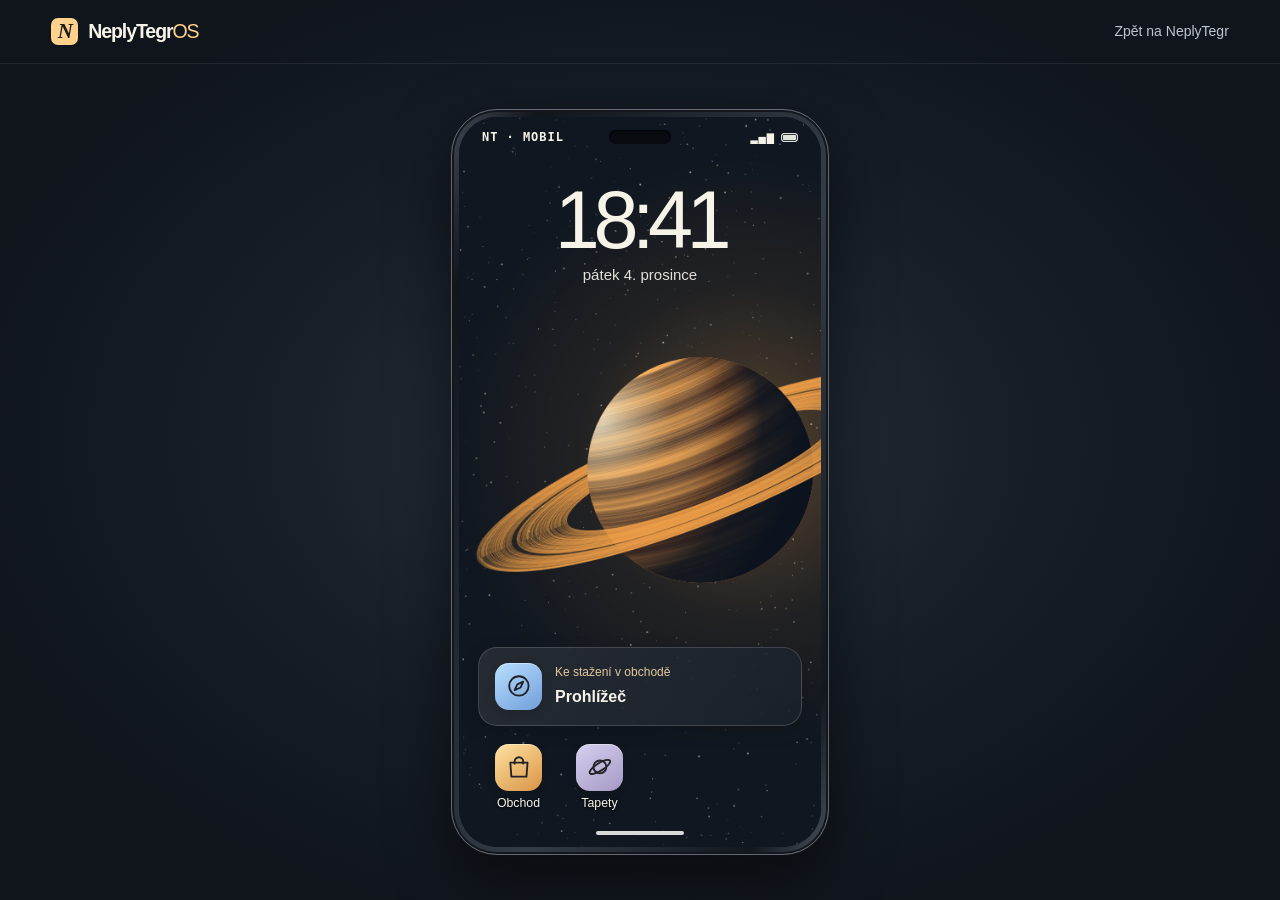
<file: neplytegros/index.html>
<!doctype html>
<html lang="cs">
<head>
    <meta charset="utf-8">
    <meta name="viewport" content="width=device-width, initial-scale=1, viewport-fit=cover">
    <meta name="theme-color" content="#10151c">
    <title>NeplyTegrOS · Herní mobil</title>
    <link rel="stylesheet" href="phone.css">
    <script src="orbit.js" defer></script>
    <script src="phone.js" defer></script>
</head>
<body>
    <header class="mast">
        <div class="brand"><span class="mark" aria-hidden="true">N</span> NeplyTegr<span class="os">OS</span></div>
        <a href="../index.html#projects">Zpět na NeplyTegr</a>
    </header>
    <main class="stage">
        <div class="device">
            <div class="glass">
                <canvas id="orbit" width="480" height="860" aria-hidden="true"></canvas>
                <div class="status"><span>NT · MOBIL</span><i class="speaker" aria-hidden="true"></i><span class="signals" aria-hidden="true">▂▄▆ <i></i></span></div>
                <section id="screen" tabindex="-1" aria-label="Plocha"></section>
                <button id="home" aria-label="Zpět na plochu" title="Zpět na plochu"><i></i></button>
            </div>
        </div>
    </main>
    <div id="message" role="status"></div>
</body>
</html>
</file>
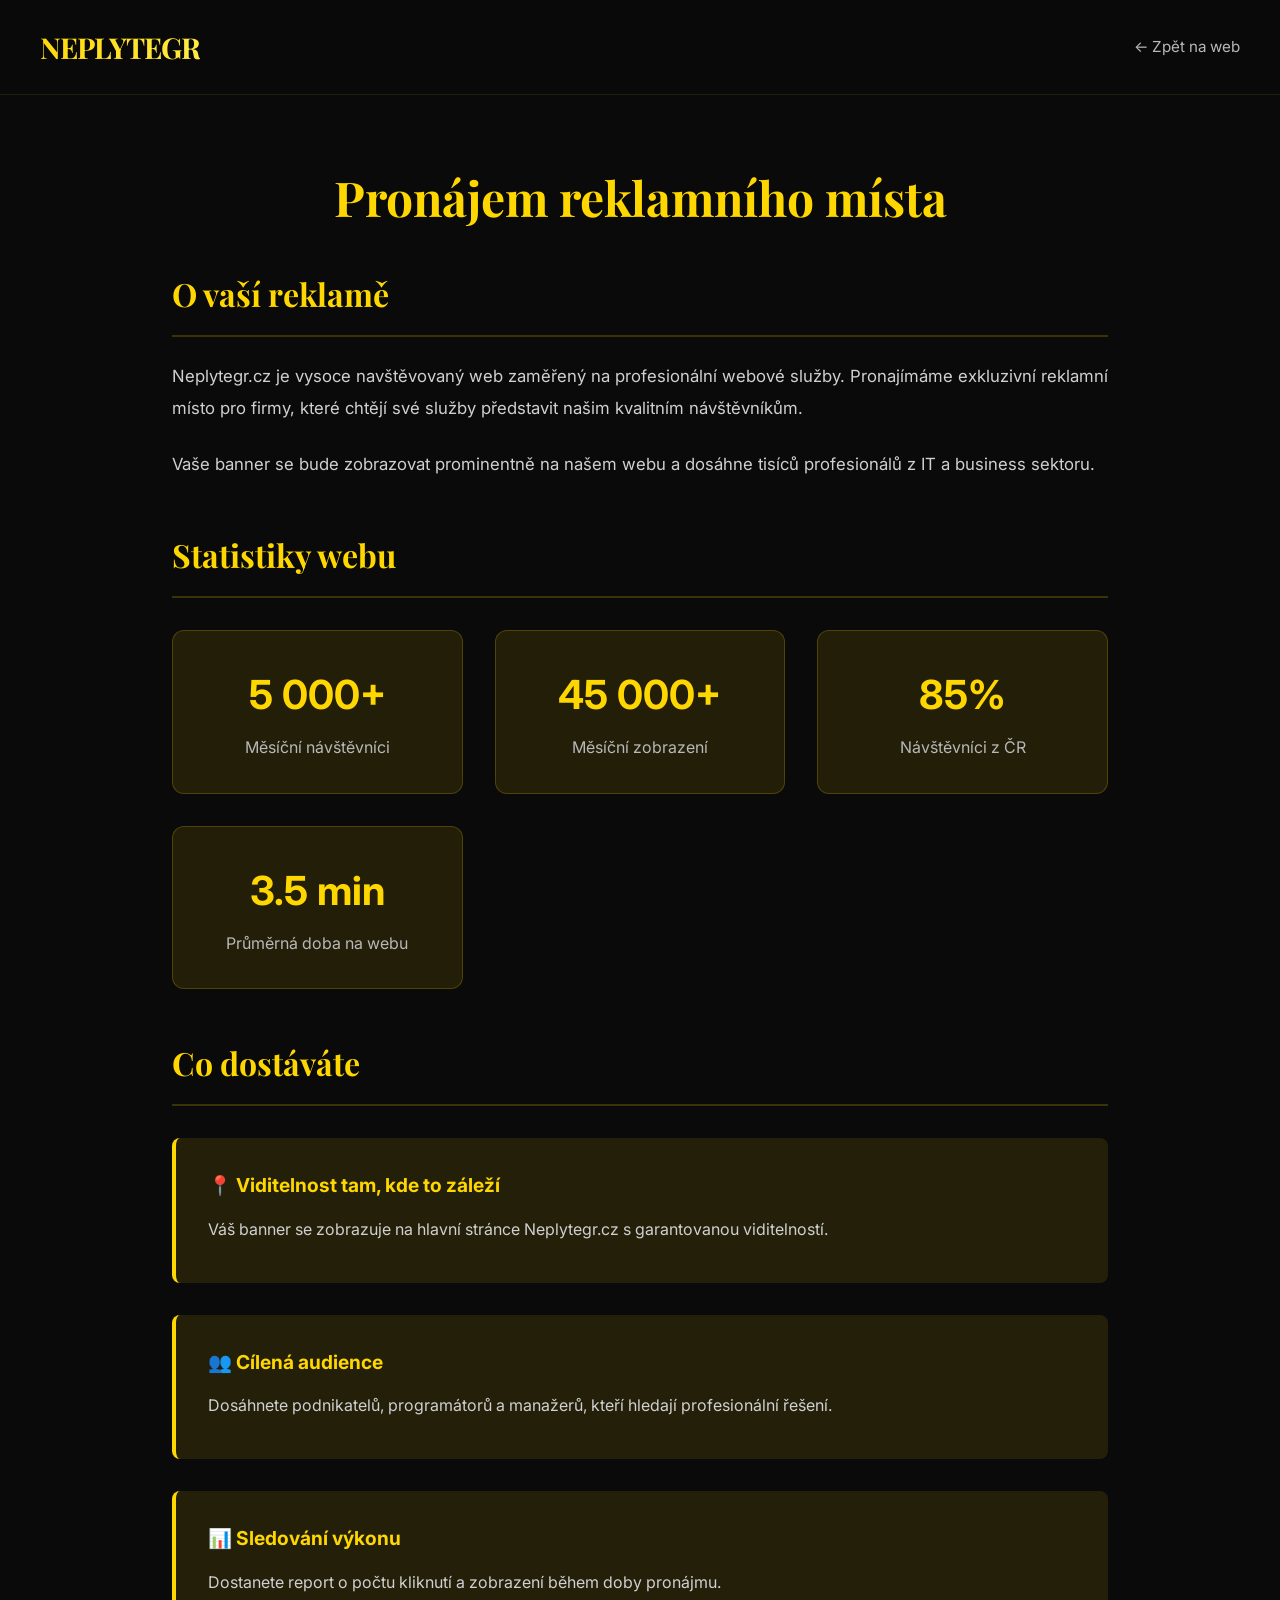
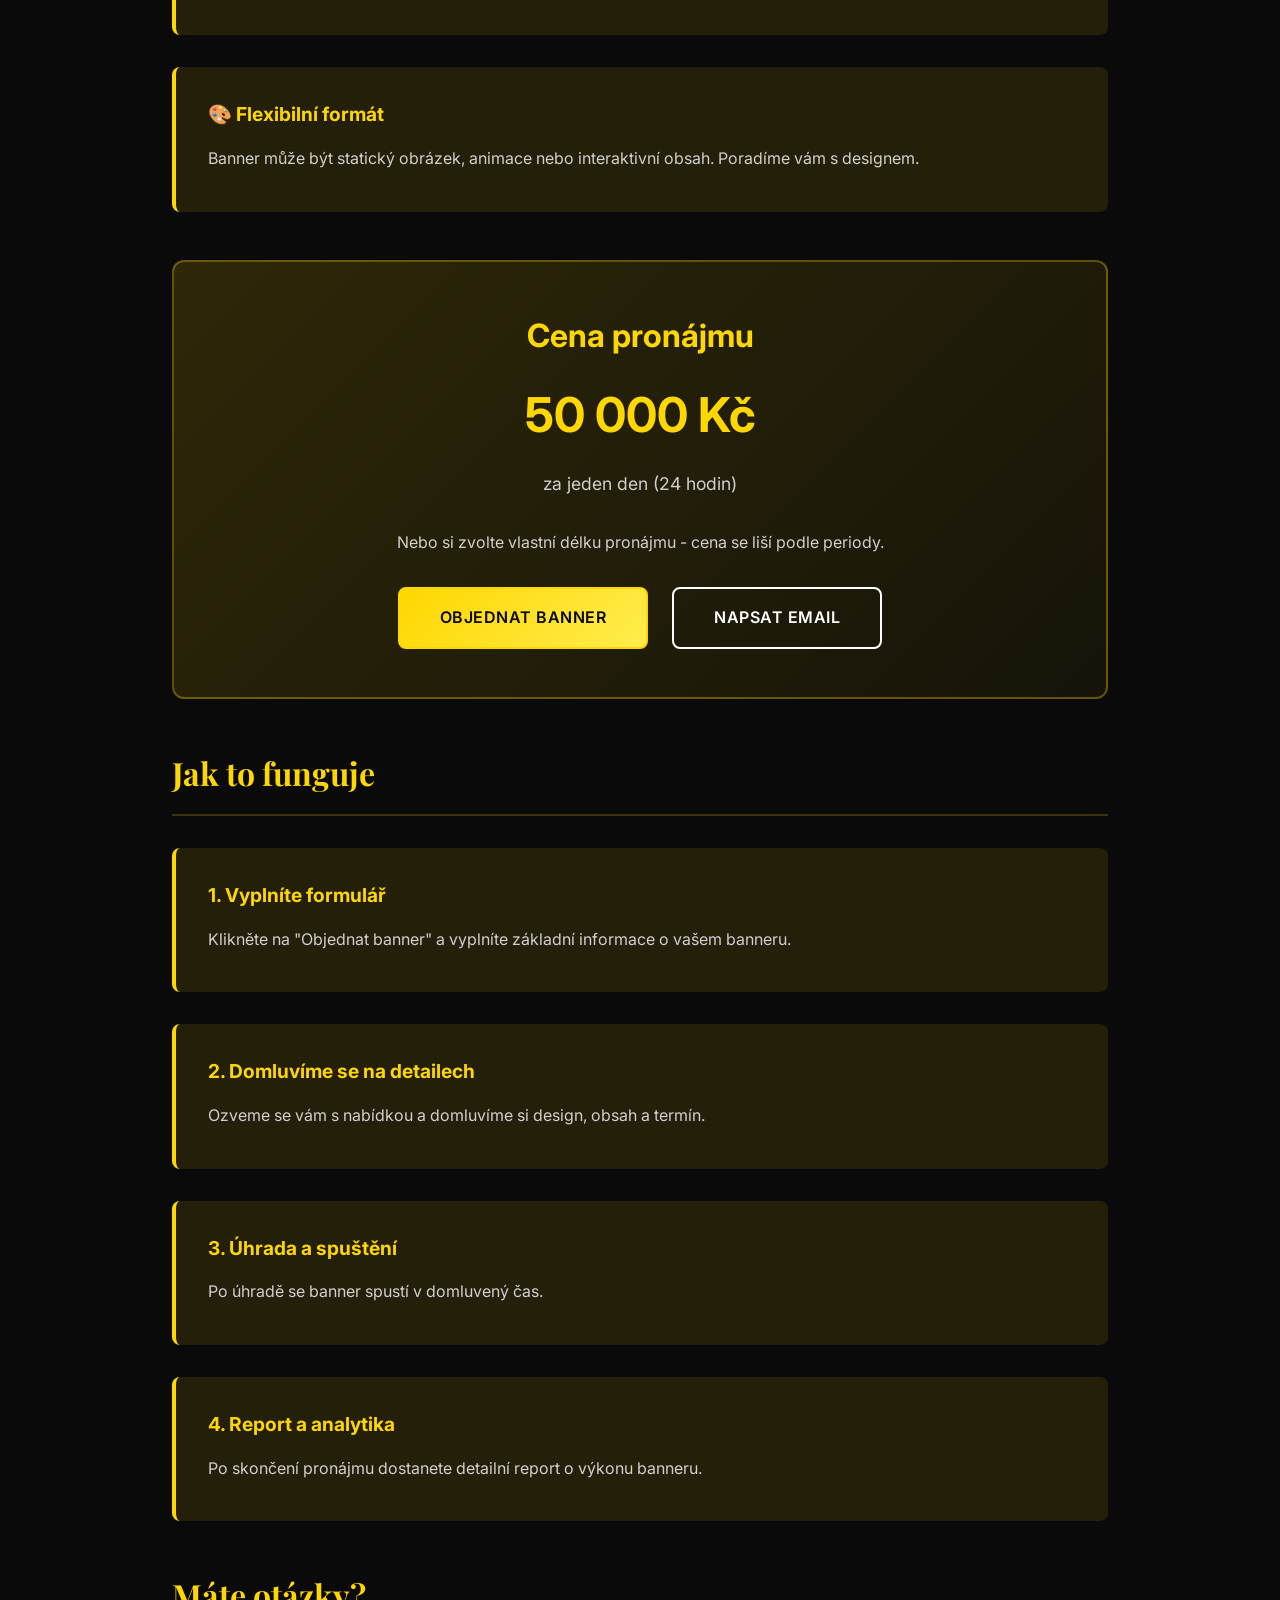
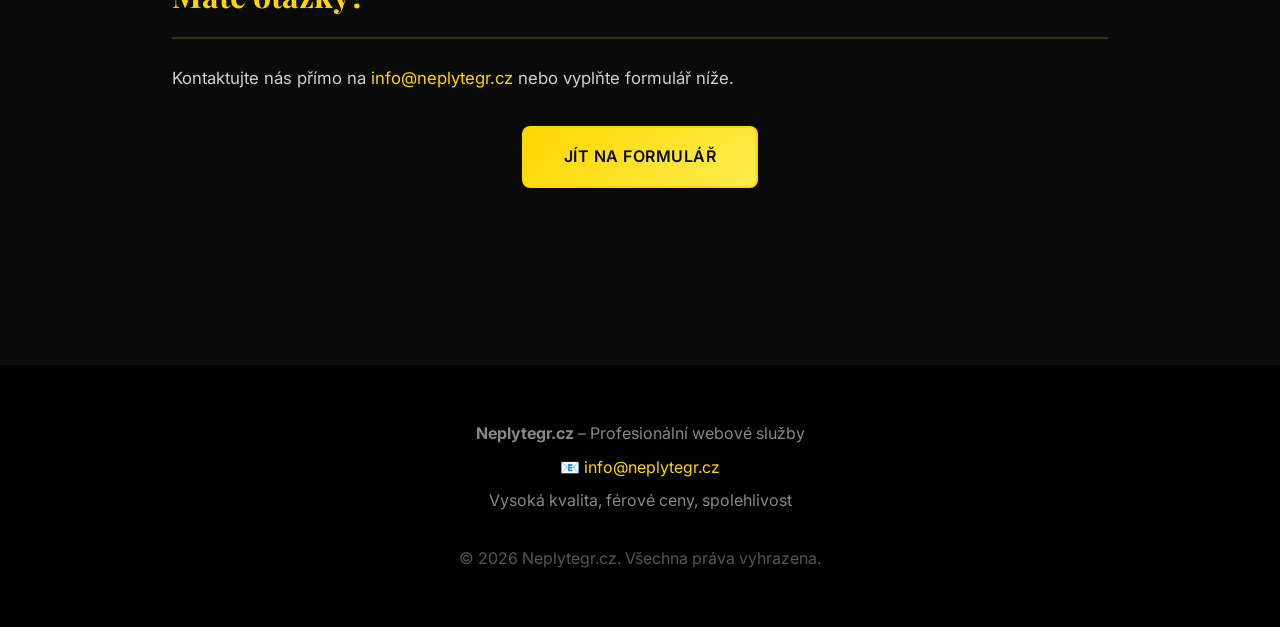
<file: pronajem/index.html>
<!DOCTYPE html>
<html lang="cs">
<head>
    <meta charset="UTF-8">
    <meta name="viewport" content="width=device-width, initial-scale=1.0">
    <link rel="stylesheet" href="../ads/ad-network.css">
    <title>Pronájem reklamního místa - Neplytegr.cz</title>
    <meta name="description" content="Pronajměte si reklamní místo na projektech Neplytegr.cz a oslovte návštěvníky výrazným bannerem nebo vlastní kampaní.">
    <meta name="robots" content="index, follow, max-image-preview:large">
    <link rel="canonical" href="https://neplytegr.cz/pronajem/">
    <meta property="og:type" content="website"><meta property="og:locale" content="cs_CZ"><meta property="og:title" content="Pronájem reklamního místa — Neplytegr.cz"><meta property="og:description" content="Reklamní plochy a kampaně na projektech Neplytegr.cz."><meta property="og:url" content="https://neplytegr.cz/pronajem/">
    <meta name="twitter:card" content="summary"><meta name="twitter:title" content="Pronájem reklamního místa — Neplytegr.cz"><meta name="twitter:description" content="Výrazné reklamní plochy pro vaši kampaň.">
    <link href="https://fonts.googleapis.com/css2?family=Inter:wght@300;400;500;600;700&family=Playfair+Display:wght@700&display=swap" rel="stylesheet">
    <style>
        * {
            margin: 0;
            padding: 0;
            box-sizing: border-box;
        }

        body {
            font-family: 'Inter', sans-serif;
            background: #0a0a0a;
            color: #ffffff;
            line-height: 1.6;
        }

        header {
            background: rgba(10, 10, 10, 0.95);
            backdrop-filter: blur(10px);
            border-bottom: 1px solid rgba(255, 215, 0, 0.1);
            padding: 1.5rem 2rem;
            position: sticky;
            top: 0;
            z-index: 100;
        }

        .header-content {
            max-width: 1200px;
            margin: 0 auto;
            display: flex;
            justify-content: space-between;
            align-items: center;
        }

        .logo {
            font-family: 'Playfair Display', serif;
            font-size: 1.8rem;
            font-weight: 700;
            background: linear-gradient(135deg, #ffd700 0%, #ffed4e 100%);
            -webkit-background-clip: text;
            -webkit-text-fill-color: transparent;
            background-clip: text;
            letter-spacing: -1px;
            text-decoration: none;
            cursor: pointer;
        }

        .back-button {
            color: #b8b8b8;
            text-decoration: none;
            transition: color 0.3s;
            font-size: 0.95rem;
        }

        .back-button:hover {
            color: #ffd700;
        }

        .content-wrapper {
            max-width: 1000px;
            margin: 0 auto;
            padding: 4rem 2rem;
        }

        .page-title {
            font-family: 'Playfair Display', serif;
            font-size: 3rem;
            margin-bottom: 2rem;
            color: #ffd700;
            text-align: center;
        }

        .section {
            margin-bottom: 3rem;
        }

        .section-heading {
            font-family: 'Playfair Display', serif;
            font-size: 2rem;
            color: #ffd700;
            margin-bottom: 1.5rem;
            border-bottom: 2px solid rgba(255, 215, 0, 0.2);
            padding-bottom: 1rem;
        }

        .section-text {
            color: #d0d0d0;
            font-size: 1.05rem;
            line-height: 1.9;
            margin-bottom: 1.5rem;
        }

        .stats-grid {
            display: grid;
            grid-template-columns: repeat(auto-fit, minmax(250px, 1fr));
            gap: 2rem;
            margin: 2rem 0;
        }

        .stat-card {
            background: rgba(255, 215, 0, 0.1);
            border: 1px solid rgba(255, 215, 0, 0.2);
            border-radius: 12px;
            padding: 2rem;
            text-align: center;
        }

        .stat-number {
            font-size: 2.5rem;
            font-weight: 700;
            color: #ffd700;
            margin-bottom: 0.5rem;
        }

        .stat-label {
            color: #b8b8b8;
            font-size: 1rem;
        }

        .highlight-box {
            background: rgba(255, 215, 0, 0.1);
            border-left: 4px solid #ffd700;
            padding: 2rem;
            margin: 2rem 0;
            border-radius: 8px;
        }

        .highlight-box h4 {
            color: #ffd700;
            margin-bottom: 1rem;
            font-size: 1.2rem;
        }

        .highlight-box p {
            color: #d0d0d0;
            margin: 0.5rem 0;
        }

        .highlight-box ul {
            color: #d0d0d0;
            margin-left: 2rem;
            margin-top: 1rem;
        }

        .highlight-box li {
            margin-bottom: 0.5rem;
        }

        .price-box {
            background: linear-gradient(135deg, rgba(255, 215, 0, 0.15) 0%, rgba(255, 215, 0, 0.05) 100%);
            border: 2px solid rgba(255, 215, 0, 0.3);
            border-radius: 12px;
            padding: 3rem;
            text-align: center;
            margin: 3rem 0;
        }

        .price-box h3 {
            color: #ffd700;
            font-size: 2rem;
            margin-bottom: 1rem;
        }

        .price-amount {
            font-size: 3rem;
            font-weight: 700;
            color: #ffd700;
            margin: 1rem 0;
        }

        .price-description {
            color: #d0d0d0;
            font-size: 1.1rem;
            margin-bottom: 2rem;
        }

        .btn {
            padding: 1rem 2.5rem;
            border-radius: 8px;
            border: none;
            font-size: 1rem;
            font-weight: 600;
            cursor: pointer;
            transition: all 0.3s;
            text-decoration: none;
            display: inline-block;
            text-transform: uppercase;
            letter-spacing: 0.5px;
        }

        .btn-primary {
            background: linear-gradient(135deg, #ffd700 0%, #ffed4e 100%);
            color: #0a0a0a;
            border: 2px solid #ffd700;
        }

        .btn-primary:hover {
            transform: translateY(-3px);
            box-shadow: 0 15px 35px rgba(255, 215, 0, 0.3);
        }

        .btn-secondary {
            background: transparent;
            color: #ffffff;
            border: 2px solid #ffffff;
        }

        .btn-secondary:hover {
            background: rgba(255, 255, 255, 0.05);
            transform: translateY(-3px);
        }

        .cta-buttons {
            display: flex;
            gap: 1.5rem;
            justify-content: center;
            flex-wrap: wrap;
            margin-top: 2rem;
        }

        .footer {
            background: #000000;
            border-top: 1px solid rgba(255, 215, 0, 0.1);
            padding: 3rem 2rem;
            text-align: center;
            color: #888;
            margin-top: 4rem;
        }

        .footer p {
            margin: 0.5rem 0;
        }

        .footer a {
            color: #ffd700;
            text-decoration: none;
        }

        .footer a:hover {
            text-decoration: underline;
        }

        @media (max-width: 768px) {
            .page-title {
                font-size: 2rem;
            }

            .section-heading {
                font-size: 1.5rem;
            }

            .price-amount {
                font-size: 2rem;
            }

            .cta-buttons {
                flex-direction: column;
            }

            .btn {
                width: 100%;
            }
        }
    </style>
</head>
<body>
    <header>
        <div class="header-content">
            <a href="https://neplytegr.cz" class="logo">NEPLYTEGR</a>
            <nav>
                <a href="https://neplytegr.cz" class="back-button">← Zpět na web</a>
            </nav>
        </div>
    </header>

    <div class="content-wrapper">
        <h1 class="page-title">Pronájem reklamního místa</h1>

        <div class="section">
            <h2 class="section-heading">O vaší reklamě</h2>
            <p class="section-text">Neplytegr.cz je vysoce navštěvovaný web zaměřený na profesionální webové služby. Pronajímáme exkluzivní reklamní místo pro firmy, které chtějí své služby představit našim kvalitním návštěvníkům.</p>
            <p class="section-text">Vaše banner se bude zobrazovat prominentně na našem webu a dosáhne tisíců profesionálů z IT a business sektoru.</p>
        </div>

        <div class="section">
            <h2 class="section-heading">Statistiky webu</h2>
            <div class="stats-grid">
                <div class="stat-card">
                    <div class="stat-number">5 000+</div>
                    <div class="stat-label">Měsíční návštěvníci</div>
                </div>
                <div class="stat-card">
                    <div class="stat-number">45 000+</div>
                    <div class="stat-label">Měsíční zobrazení</div>
                </div>
                <div class="stat-card">
                    <div class="stat-number">85%</div>
                    <div class="stat-label">Návštěvníci z ČR</div>
                </div>
                <div class="stat-card">
                    <div class="stat-number">3.5 min</div>
                    <div class="stat-label">Průměrná doba na webu</div>
                </div>
            </div>
        </div>

        <div class="section">
            <h2 class="section-heading">Co dostáváte</h2>
            <div class="highlight-box">
                <h4>📍 Viditelnost tam, kde to záleží</h4>
                <p>Váš banner se zobrazuje na hlavní stránce Neplytegr.cz s garantovanou viditelností.</p>
            </div>

            <div class="highlight-box">
                <h4>👥 Cílená audience</h4>
                <p>Dosáhnete podnikatelů, programátorů a manažerů, kteří hledají profesionální řešení.</p>
            </div>

            <div class="highlight-box">
                <h4>📊 Sledování výkonu</h4>
                <p>Dostanete report o počtu kliknutí a zobrazení během doby pronájmu.</p>
            </div>

            <div class="highlight-box">
                <h4>🎨 Flexibilní formát</h4>
                <p>Banner může být statický obrázek, animace nebo interaktivní obsah. Poradíme vám s designem.</p>
            </div>
        </div>

        <div class="price-box">
            <h3>Cena pronájmu</h3>
            <div class="price-amount">50 000 Kč</div>
            <div class="price-description">za jeden den (24 hodin)</div>
            <p style="color: #d0d0d0; margin-bottom: 1rem;">Nebo si zvolte vlastní délku pronájmu - cena se liší podle periody.</p>
            
            <div class="cta-buttons">
                <a href="https://https://docs.google.com/forms/d/e/1FAIpQLScP9MVyN0p4HFaV1UyFI6qnfjXbf6rwm9iywmnwHogilRO1Og/viewform?usp=publish-editor" class="btn btn-primary" target="_blank">Objednat banner</a>
                <a href="mailto:info@neplytegr.cz" class="btn btn-secondary">Napsat email</a>
            </div>
        </div>

        <div class="section">
            <h2 class="section-heading">Jak to funguje</h2>
            <div class="highlight-box">
                <h4>1. Vyplníte formulář</h4>
                <p>Klikněte na "Objednat banner" a vyplníte základní informace o vašem banneru.</p>
            </div>

            <div class="highlight-box">
                <h4>2. Domluvíme se na detailech</h4>
                <p>Ozveme se vám s nabídkou a domluvíme si design, obsah a termín.</p>
            </div>

            <div class="highlight-box">
                <h4>3. Úhrada a spuštění</h4>
                <p>Po úhradě se banner spustí v domluvený čas.</p>
            </div>

            <div class="highlight-box">
                <h4>4. Report a analytika</h4>
                <p>Po skončení pronájmu dostanete detailní report o výkonu banneru.</p>
            </div>
        </div>

        <div class="section">
            <h2 class="section-heading">Máte otázky?</h2>
            <p class="section-text">Kontaktujte nás přímo na <a href="mailto:info@neplytegr.cz" style="color: #ffd700; text-decoration: none;">info@neplytegr.cz</a> nebo vyplňte formulář níže.</p>
            
            <div style="text-align: center; margin-top: 2rem;">
                <a href="https://docs.google.com/forms/d/e/1FAIpQLScX4QnY5fVZqhGL-oESM7NM4eQI57LLsM8kHji8BjfpIMINKg/viewform?usp=publish-editor" class="btn btn-primary" target="_blank">Jít na formulář</a>
            </div>
        </div>
    </div>

    <footer class="footer">
        <p><strong>Neplytegr.cz</strong> – Profesionální webové služby</p>
        <p>📧 <a href="mailto:info@neplytegr.cz">info@neplytegr.cz</a></p>
        <p>Vysoká kvalita, férové ceny, spolehlivost</p>
        <p style="color: #555; margin-top: 2rem;">© 2026 Neplytegr.cz. Všechna práva vyhrazena.</p>
    </footer>
    <script src="../ads/ad-network.js" defer></script>
</body>
</html>
</file>
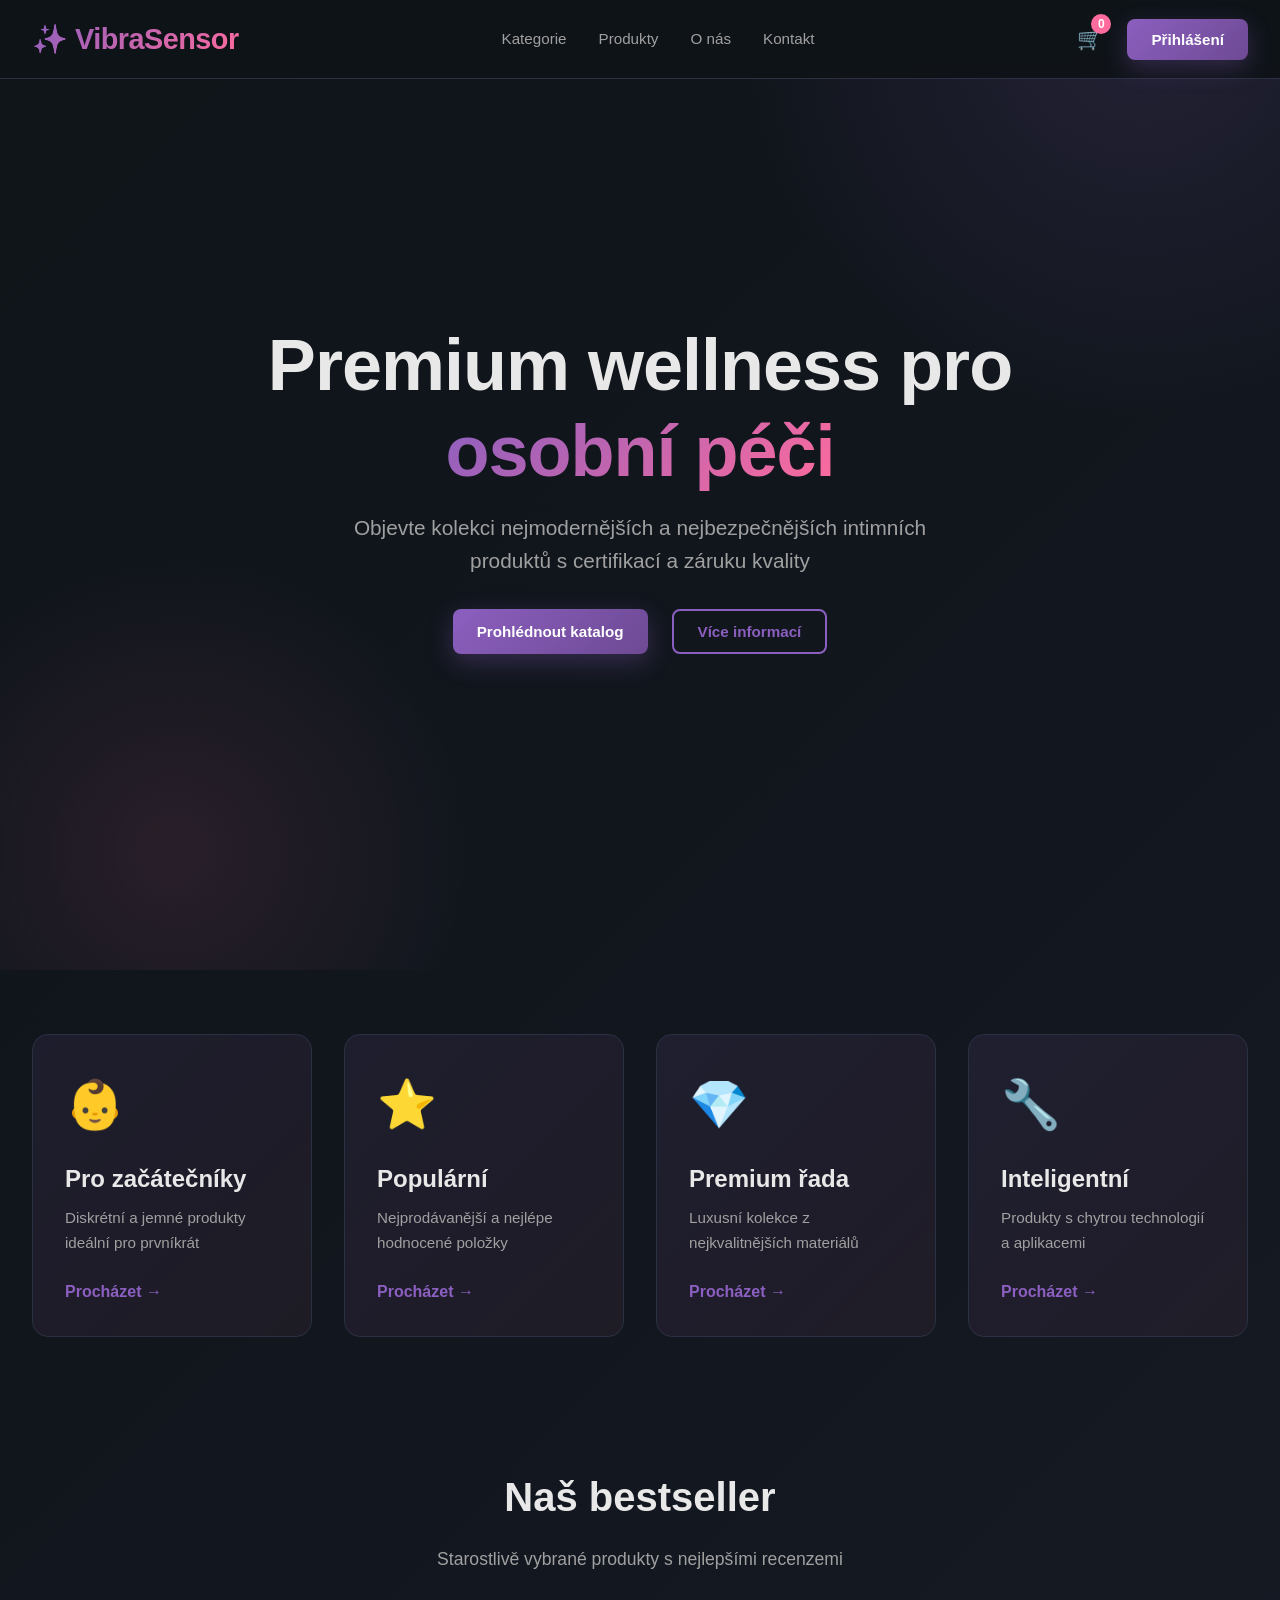
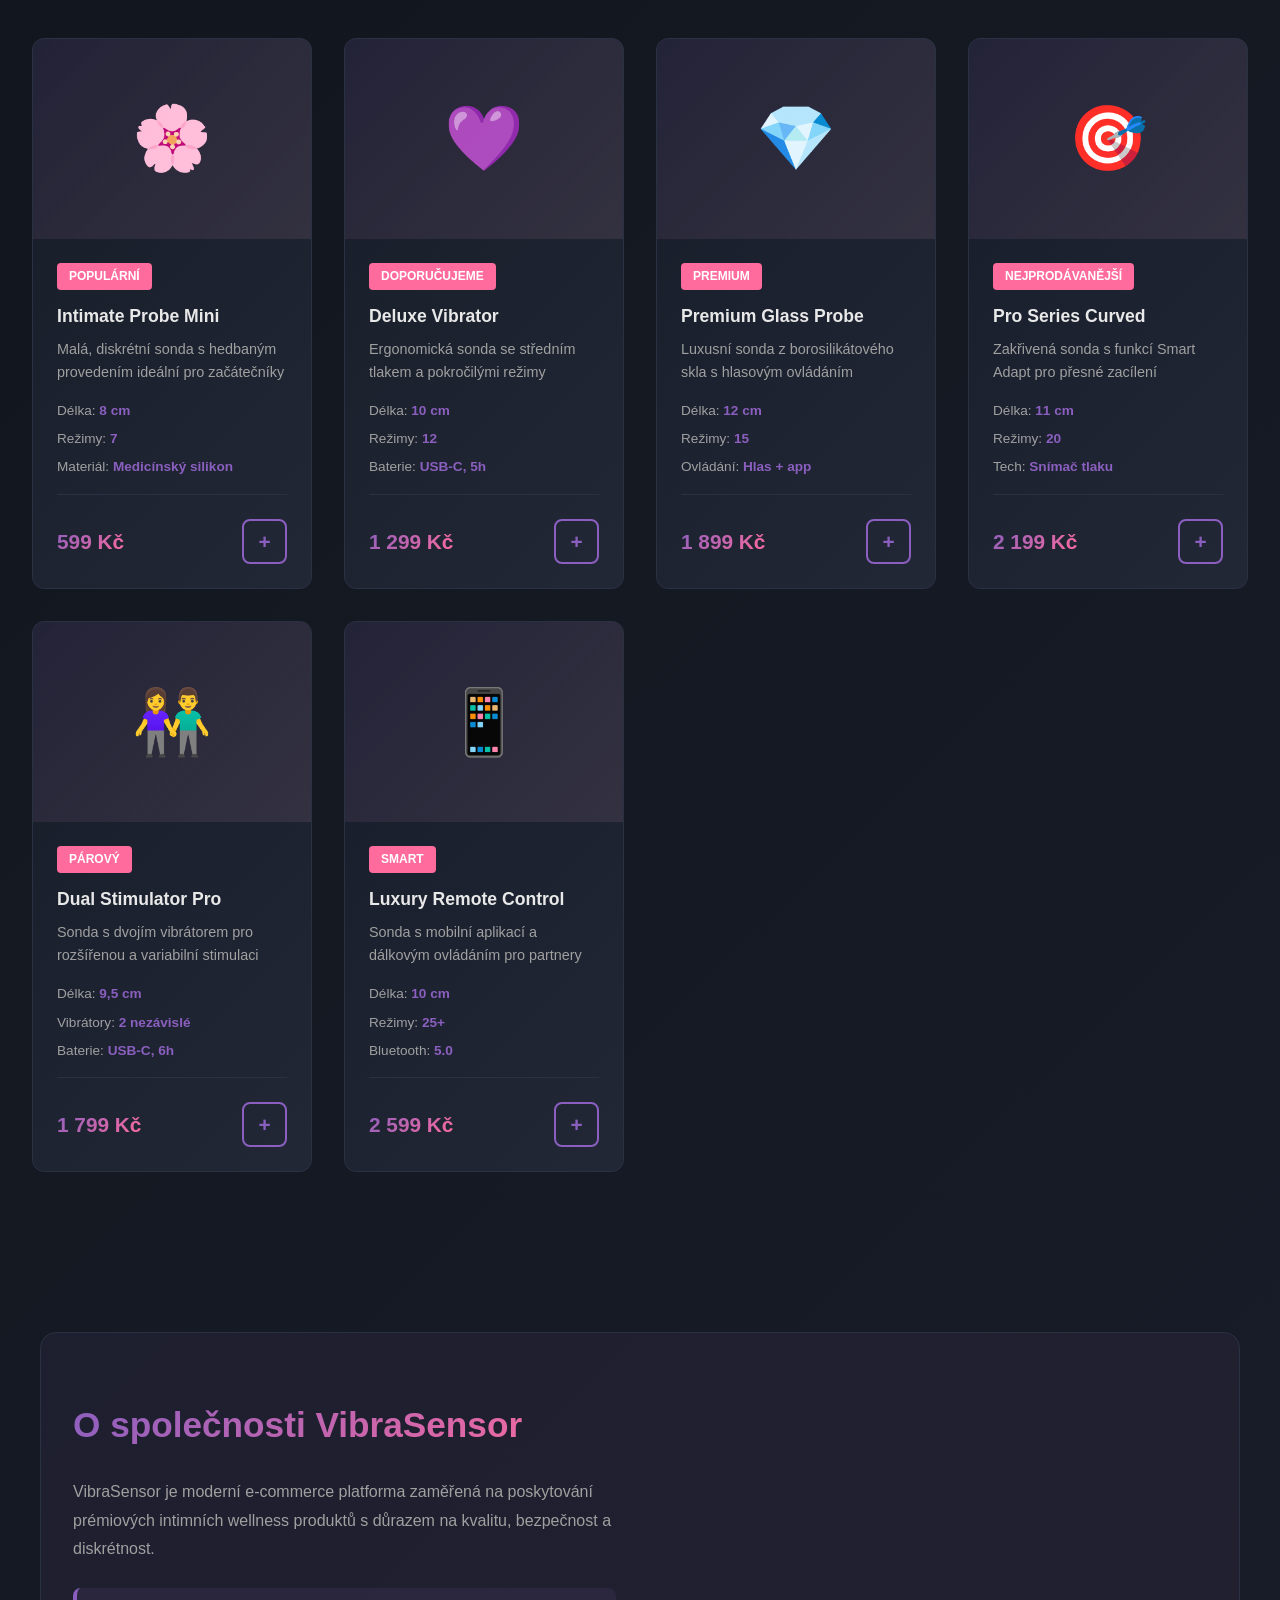
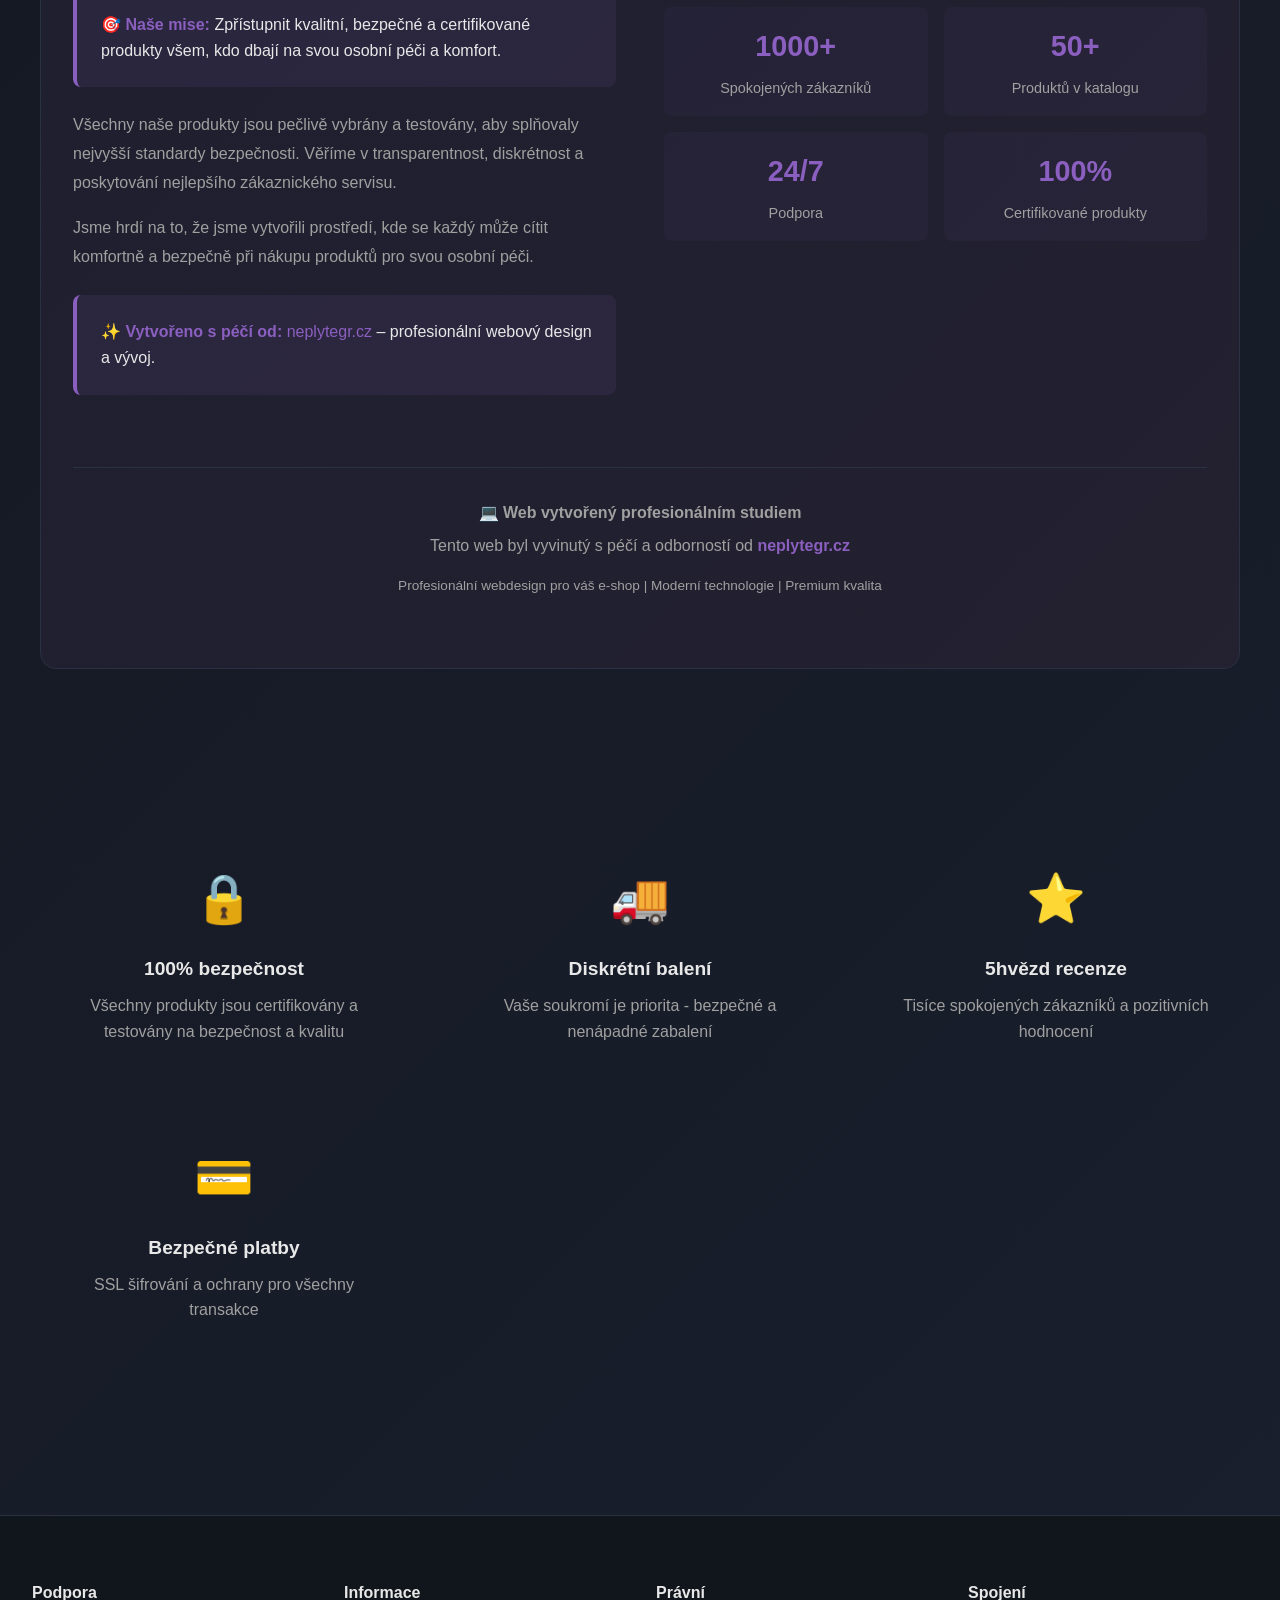
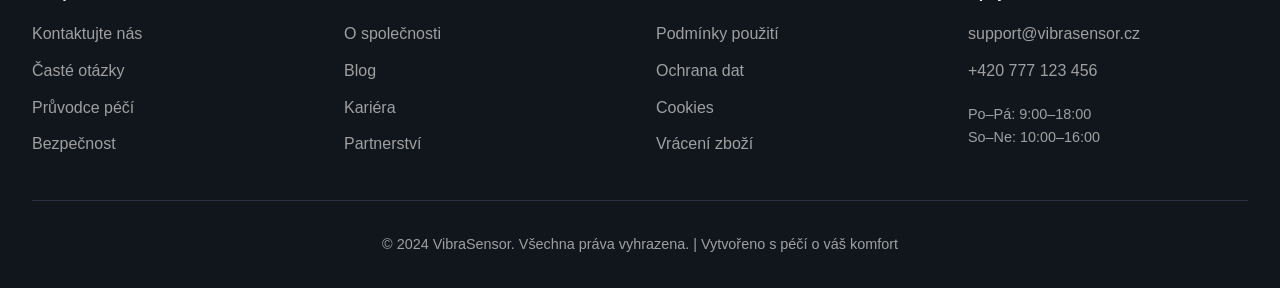
<file: sondy/index.html>
<!DOCTYPE html>
<html lang="cs">
<head>
    <meta charset="UTF-8">
    <meta name="viewport" content="width=device-width, initial-scale=1.0">
    <link rel="stylesheet" href="../ads/ad-network.css">
    <meta name="robots" content="noindex">
    <title>VibraSensor - Premium intimní wellness</title>
    <meta name="description" content="VibraSensor představuje demonstrační prémiové řešení pro intimní wellness s diskrétním designem a moderním ovládáním.">
    <link rel="canonical" href="https://neplytegr.cz/sondy/">
    <meta property="og:type" content="website"><meta property="og:locale" content="cs_CZ"><meta property="og:title" content="VibraSensor — premium intimní wellness"><meta property="og:description" content="Diskrétní design a moderní demonstrační řešení pro intimní wellness."><meta property="og:url" content="https://neplytegr.cz/sondy/">
    <meta name="twitter:card" content="summary"><meta name="twitter:title" content="VibraSensor — premium intimní wellness"><meta name="twitter:description" content="Diskrétní design a moderní ovládání.">
    <style>
        * {
            margin: 0;
            padding: 0;
            box-sizing: border-box;
        }

        :root {
            --primary: #8b5fbf;
            --primary-dark: #6e4a94;
            --accent: #ff6b9d;
            --bg-dark: #0f1419;
            --bg-light: #1a1f2e;
            --text-primary: #e8e8e8;
            --text-secondary: #a0a0a0;
            --border: #2a3142;
            --success: #4ade80;
        }

        html {
            scroll-behavior: smooth;
        }

        body {
            font-family: -apple-system, BlinkMacSystemFont, 'Segoe UI', Roboto, 'Helvetica Neue', Arial, sans-serif;
            background: linear-gradient(135deg, var(--bg-dark) 0%, var(--bg-light) 100%);
            color: var(--text-primary);
            line-height: 1.6;
            overflow-x: hidden;
        }

        /* Header & Navigation */
        header {
            position: fixed;
            top: 0;
            width: 100%;
            background: rgba(15, 20, 25, 0.95);
            backdrop-filter: blur(10px);
            border-bottom: 1px solid var(--border);
            z-index: 1000;
            padding: 1rem 0;
        }

        nav {
            max-width: 1400px;
            margin: 0 auto;
            padding: 0 2rem;
            display: flex;
            justify-content: space-between;
            align-items: center;
        }

        .logo {
            font-size: 1.8rem;
            font-weight: 700;
            background: linear-gradient(135deg, var(--primary), var(--accent));
            -webkit-background-clip: text;
            -webkit-text-fill-color: transparent;
            background-clip: text;
            letter-spacing: -0.5px;
        }

        .nav-links {
            display: flex;
            gap: 2rem;
            list-style: none;
            align-items: center;
        }

        .nav-links a {
            color: var(--text-secondary);
            text-decoration: none;
            font-size: 0.95rem;
            transition: color 0.3s ease;
            position: relative;
        }

        .nav-links a::after {
            content: '';
            position: absolute;
            bottom: -5px;
            left: 0;
            width: 0;
            height: 2px;
            background: var(--primary);
            transition: width 0.3s ease;
        }

        .nav-links a:hover {
            color: var(--text-primary);
        }

        .nav-links a:hover::after {
            width: 100%;
        }

        .nav-right {
            display: flex;
            gap: 1.5rem;
            align-items: center;
        }

        .cart-icon {
            position: relative;
            cursor: pointer;
            font-size: 1.3rem;
            transition: transform 0.3s ease;
        }

        .cart-icon:hover {
            transform: scale(1.1);
        }

        .cart-count {
            position: absolute;
            top: -8px;
            right: -8px;
            background: var(--accent);
            color: white;
            width: 20px;
            height: 20px;
            border-radius: 50%;
            display: flex;
            align-items: center;
            justify-content: center;
            font-size: 0.75rem;
            font-weight: 600;
        }

        .btn-primary {
            background: linear-gradient(135deg, var(--primary), var(--primary-dark));
            color: white;
            border: none;
            padding: 0.75rem 1.5rem;
            border-radius: 8px;
            cursor: pointer;
            font-size: 0.95rem;
            font-weight: 600;
            transition: all 0.3s ease;
            box-shadow: 0 8px 24px rgba(139, 95, 191, 0.3);
        }

        .btn-primary:hover {
            transform: translateY(-2px);
            box-shadow: 0 12px 32px rgba(139, 95, 191, 0.4);
        }

        .btn-primary:active {
            transform: translateY(0);
        }

        /* Hero Section */
        .hero {
            margin-top: 70px;
            min-height: 100vh;
            display: flex;
            align-items: center;
            justify-content: center;
            padding: 2rem;
            position: relative;
            overflow: hidden;
        }

        .hero::before {
            content: '';
            position: absolute;
            top: -50%;
            right: -20%;
            width: 800px;
            height: 800px;
            background: radial-gradient(circle, rgba(139, 95, 191, 0.15) 0%, transparent 70%);
            border-radius: 50%;
            animation: float 6s ease-in-out infinite;
        }

        .hero::after {
            content: '';
            position: absolute;
            bottom: -20%;
            left: -10%;
            width: 600px;
            height: 600px;
            background: radial-gradient(circle, rgba(255, 107, 157, 0.1) 0%, transparent 70%);
            border-radius: 50%;
            animation: float 8s ease-in-out infinite reverse;
        }

        .hero-content {
            max-width: 900px;
            text-align: center;
            z-index: 2;
            animation: slideUp 1s ease-out;
        }

        .hero h1 {
            font-size: clamp(2.5rem, 8vw, 4.5rem);
            margin-bottom: 1rem;
            line-height: 1.2;
            font-weight: 800;
            letter-spacing: -1px;
        }

        .hero .gradient-text {
            background: linear-gradient(135deg, var(--primary), var(--accent));
            -webkit-background-clip: text;
            -webkit-text-fill-color: transparent;
            background-clip: text;
        }

        .hero p {
            font-size: 1.3rem;
            color: var(--text-secondary);
            margin-bottom: 2rem;
            max-width: 600px;
            margin-left: auto;
            margin-right: auto;
        }

        .hero-buttons {
            display: flex;
            gap: 1.5rem;
            justify-content: center;
            flex-wrap: wrap;
            margin-bottom: 4rem;
        }

        .btn-secondary {
            background: transparent;
            color: var(--primary);
            border: 2px solid var(--primary);
            padding: 0.75rem 1.5rem;
            border-radius: 8px;
            cursor: pointer;
            font-size: 0.95rem;
            font-weight: 600;
            transition: all 0.3s ease;
        }

        .btn-secondary:hover {
            background: var(--primary);
            color: white;
        }

        /* Categories */
        .categories {
            max-width: 1400px;
            margin: 0 auto;
            padding: 4rem 2rem;
            display: grid;
            grid-template-columns: repeat(auto-fit, minmax(280px, 1fr));
            gap: 2rem;
        }

        .category-card {
            background: linear-gradient(135deg, rgba(139, 95, 191, 0.1), rgba(255, 107, 157, 0.05));
            border: 1px solid var(--border);
            border-radius: 16px;
            padding: 2rem;
            cursor: pointer;
            transition: all 0.4s ease;
            position: relative;
            overflow: hidden;
        }

        .category-card::before {
            content: '';
            position: absolute;
            top: 0;
            left: -100%;
            width: 100%;
            height: 100%;
            background: linear-gradient(90deg, transparent, rgba(255, 255, 255, 0.1), transparent);
            transition: left 0.6s ease;
        }

        .category-card:hover::before {
            left: 100%;
        }

        .category-card:hover {
            transform: translateY(-8px);
            border-color: var(--primary);
            box-shadow: 0 20px 40px rgba(139, 95, 191, 0.2);
        }

        .category-icon {
            font-size: 3rem;
            margin-bottom: 1rem;
        }

        .category-card h3 {
            font-size: 1.5rem;
            margin-bottom: 0.5rem;
            color: var(--text-primary);
        }

        .category-card p {
            color: var(--text-secondary);
            font-size: 0.95rem;
            margin-bottom: 1.5rem;
        }

        .category-arrow {
            display: inline-block;
            color: var(--primary);
            font-weight: 600;
            transition: transform 0.3s ease;
        }

        .category-card:hover .category-arrow {
            transform: translateX(5px);
        }

        /* Products Section */
        .products-section {
            max-width: 1400px;
            margin: 0 auto;
            padding: 4rem 2rem;
        }

        .section-header {
            text-align: center;
            margin-bottom: 4rem;
        }

        .section-header h2 {
            font-size: 2.5rem;
            margin-bottom: 1rem;
        }

        .section-header p {
            color: var(--text-secondary);
            font-size: 1.1rem;
            max-width: 600px;
            margin: 0 auto;
        }

        .products-grid {
            display: grid;
            grid-template-columns: repeat(auto-fill, minmax(260px, 1fr));
            gap: 2rem;
        }

        .product-card {
            background: linear-gradient(135deg, rgba(26, 31, 46, 0.6), rgba(42, 49, 66, 0.6));
            border: 1px solid var(--border);
            border-radius: 12px;
            overflow: hidden;
            transition: all 0.4s ease;
            display: flex;
            flex-direction: column;
        }

        .product-card:hover {
            transform: translateY(-8px);
            border-color: var(--primary);
            box-shadow: 0 20px 40px rgba(139, 95, 191, 0.15);
        }

        .product-image {
            width: 100%;
            height: 200px;
            background: linear-gradient(135deg, rgba(139, 95, 191, 0.1), rgba(255, 107, 157, 0.05));
            display: flex;
            align-items: center;
            justify-content: center;
            font-size: 4rem;
            position: relative;
            overflow: hidden;
        }

        .product-image::after {
            content: '';
            position: absolute;
            top: 0;
            left: 0;
            right: 0;
            bottom: 0;
            background: linear-gradient(135deg, transparent, rgba(255, 255, 255, 0.05));
            pointer-events: none;
        }

        .product-info {
            padding: 1.5rem;
            flex: 1;
            display: flex;
            flex-direction: column;
        }

        .product-badge {
            display: inline-block;
            background: var(--accent);
            color: white;
            padding: 0.25rem 0.75rem;
            border-radius: 4px;
            font-size: 0.75rem;
            font-weight: 600;
            margin-bottom: 0.75rem;
            width: fit-content;
        }

        .product-name {
            font-size: 1.1rem;
            font-weight: 600;
            margin-bottom: 0.5rem;
            color: var(--text-primary);
        }

        .product-description {
            color: var(--text-secondary);
            font-size: 0.9rem;
            margin-bottom: 1rem;
            flex: 1;
        }

        .product-specs {
            display: flex;
            flex-direction: column;
            gap: 0.4rem;
            margin-bottom: 1.5rem;
            padding-bottom: 1rem;
            border-bottom: 1px solid var(--border);
        }

        .spec {
            font-size: 0.85rem;
            color: var(--text-secondary);
        }

        .spec-value {
            color: var(--primary);
            font-weight: 600;
        }

        .product-footer {
            display: flex;
            justify-content: space-between;
            align-items: center;
        }

        .product-price {
            font-size: 1.3rem;
            font-weight: 700;
            background: linear-gradient(135deg, var(--primary), var(--accent));
            -webkit-background-clip: text;
            -webkit-text-fill-color: transparent;
            background-clip: text;
        }

        .product-button {
            background: transparent;
            border: 2px solid var(--primary);
            color: var(--primary);
            width: 45px;
            height: 45px;
            border-radius: 8px;
            cursor: pointer;
            display: flex;
            align-items: center;
            justify-content: center;
            font-size: 1.3rem;
            transition: all 0.3s ease;
            font-weight: 600;
        }

        .product-button:hover {
            background: var(--primary);
            color: white;
            transform: scale(1.05);
        }

        /* About Section */
        .about {
            max-width: 1200px;
            margin: 6rem auto;
            padding: 4rem 2rem;
            background: linear-gradient(135deg, rgba(139, 95, 191, 0.08), rgba(255, 107, 157, 0.05));
            border: 1px solid var(--border);
            border-radius: 16px;
        }

        .about-content {
            display: grid;
            grid-template-columns: 1fr 1fr;
            gap: 3rem;
            align-items: center;
        }

        .about-text h2 {
            font-size: 2.2rem;
            margin-bottom: 1.5rem;
            background: linear-gradient(135deg, var(--primary), var(--accent));
            -webkit-background-clip: text;
            -webkit-text-fill-color: transparent;
            background-clip: text;
        }

        .about-text p {
            color: var(--text-secondary);
            margin-bottom: 1rem;
            line-height: 1.8;
            font-size: 1rem;
        }

        .about-highlight {
            padding: 1.5rem;
            background: rgba(139, 95, 191, 0.1);
            border-left: 4px solid var(--primary);
            border-radius: 8px;
            margin: 1.5rem 0;
        }

        .about-highlight strong {
            color: var(--primary);
        }

        .about-stats {
            display: grid;
            grid-template-columns: repeat(2, 1fr);
            gap: 1rem;
            margin-top: 2rem;
        }

        .stat {
            text-align: center;
            padding: 1rem;
            background: rgba(139, 95, 191, 0.05);
            border-radius: 8px;
        }

        .stat-number {
            font-size: 1.8rem;
            font-weight: 700;
            color: var(--primary);
        }

        .stat-label {
            color: var(--text-secondary);
            font-size: 0.9rem;
            margin-top: 0.5rem;
        }

        .developed-by {
            text-align: center;
            margin-top: 3rem;
            padding-top: 2rem;
            border-top: 1px solid var(--border);
        }

        .developed-by p {
            color: var(--text-secondary);
            margin-bottom: 0.5rem;
        }

        .developed-by a {
            color: var(--primary);
            font-weight: 600;
            text-decoration: none;
            transition: all 0.3s ease;
        }

        .developed-by a:hover {
            color: var(--accent);
            text-decoration: underline;
        }

        @media (max-width: 768px) {
            .about-content {
                grid-template-columns: 1fr;
            }

            .about-text h2 {
                font-size: 1.8rem;
            }

            .about-stats {
                grid-template-columns: 1fr;
            }
        }

        /* Features Section */
        .features {
            max-width: 1400px;
            margin: 4rem auto;
            padding: 4rem 2rem;
            display: grid;
            grid-template-columns: repeat(auto-fit, minmax(300px, 1fr));
            gap: 2rem;
        }

        .feature {
            text-align: center;
            padding: 2rem;
        }

        .feature-icon {
            font-size: 3rem;
            margin-bottom: 1rem;
        }

        .feature h3 {
            font-size: 1.2rem;
            margin-bottom: 0.5rem;
        }

        .feature p {
            color: var(--text-secondary);
            line-height: 1.6;
        }

        /* Footer */
        footer {
            background: rgba(15, 20, 25, 0.8);
            border-top: 1px solid var(--border);
            padding: 4rem 2rem 2rem;
            margin-top: 6rem;
        }

        .footer-content {
            max-width: 1400px;
            margin: 0 auto;
            display: grid;
            grid-template-columns: repeat(auto-fit, minmax(250px, 1fr));
            gap: 2rem;
            margin-bottom: 2rem;
        }

        .footer-section h4 {
            margin-bottom: 1rem;
            color: var(--text-primary);
        }

        .footer-section a {
            display: block;
            color: var(--text-secondary);
            text-decoration: none;
            margin-bottom: 0.5rem;
            transition: color 0.3s ease;
        }

        .footer-section a {
            cursor: pointer;
            position: relative;
            padding-bottom: 3px;
        }

        .footer-section a::after {
            content: '';
            position: absolute;
            bottom: -2px;
            left: 0;
            width: 0;
            height: 2px;
            background: var(--primary);
            transition: width 0.3s ease;
        }

        .footer-section a:hover {
            color: var(--primary);
        }

        .footer-section a:hover::after {
            width: 100%;
        }

        .footer-bottom {
            text-align: center;
            padding-top: 2rem;
            border-top: 1px solid var(--border);
            color: var(--text-secondary);
            font-size: 0.9rem;
        }

        /* Animations */
        @keyframes slideUp {
            from {
                opacity: 0;
                transform: translateY(30px);
            }
            to {
                opacity: 1;
                transform: translateY(0);
            }
        }

        @keyframes float {
            0%, 100% { transform: translateY(0px); }
            50% { transform: translateY(30px); }
        }

        /* Responsive */
        @media (max-width: 768px) {
            .nav-links {
                gap: 1rem;
            }

            .nav-links a {
                font-size: 0.85rem;
            }

            .hero {
                margin-top: 60px;
                min-height: 80vh;
            }

            .hero h1 {
                font-size: 2rem;
            }

            .hero p {
                font-size: 1rem;
            }

            .hero-buttons {
                flex-direction: column;
                gap: 1rem;
            }

            .products-grid {
                grid-template-columns: repeat(auto-fill, minmax(200px, 1fr));
                gap: 1.5rem;
            }

            .section-header h2 {
                font-size: 1.8rem;
            }

            .categories {
                grid-template-columns: 1fr;
            }
        }

        @media (max-width: 480px) {
            nav {
                flex-direction: column;
                gap: 1rem;
            }

            .nav-links {
                flex-direction: column;
                gap: 0.5rem;
                width: 100%;
            }

            .products-grid {
                grid-template-columns: 1fr;
            }
        }

        /* Modal Section Styles */
        .page-modal {
            display: none;
            position: fixed;
            top: 0;
            left: 0;
            right: 0;
            bottom: 0;
            background: rgba(15, 20, 25, 0.95);
            backdrop-filter: blur(10px);
            z-index: 2000;
            overflow-y: auto;
            animation: fadeIn 0.3s ease;
        }

        .page-modal.active {
            display: block;
        }

        .modal-content {
            max-width: 1200px;
            margin: 0 auto;
            padding: 100px 2rem 4rem;
        }

        .modal-header {
            display: flex;
            justify-content: space-between;
            align-items: center;
            margin-bottom: 2rem;
            padding-bottom: 2rem;
            border-bottom: 1px solid var(--border);
        }

        .modal-header h1 {
            font-size: 2.5rem;
            background: linear-gradient(135deg, var(--primary), var(--accent));
            -webkit-background-clip: text;
            -webkit-text-fill-color: transparent;
            background-clip: text;
        }

        .modal-close {
            font-size: 2rem;
            cursor: pointer;
            color: var(--text-secondary);
            background: none;
            border: none;
            transition: all 0.3s ease;
        }

        .modal-close:hover {
            color: var(--text-primary);
            transform: rotate(90deg);
        }

        .modal-body {
            color: var(--text-secondary);
            line-height: 1.8;
        }

        .modal-body h2 {
            color: var(--text-primary);
            font-size: 1.5rem;
            margin-top: 2rem;
            margin-bottom: 1rem;
        }

        .modal-body h3 {
            color: var(--text-primary);
            font-size: 1.2rem;
            margin-top: 1.5rem;
            margin-bottom: 0.5rem;
        }

        .modal-body p {
            margin-bottom: 1rem;
        }

        .modal-body ul, .modal-body ol {
            margin-left: 2rem;
            margin-bottom: 1rem;
        }

        .modal-body li {
            margin-bottom: 0.5rem;
        }

        .modal-body strong {
            color: var(--primary);
        }

        .faq-item {
            background: rgba(139, 95, 191, 0.05);
            border: 1px solid var(--border);
            border-radius: 8px;
            margin-bottom: 1rem;
            overflow: hidden;
        }

        .faq-question {
            padding: 1rem;
            cursor: pointer;
            display: flex;
            justify-content: space-between;
            align-items: center;
            background: rgba(139, 95, 191, 0.08);
            transition: all 0.3s ease;
        }

        .faq-question:hover {
            background: rgba(139, 95, 191, 0.15);
        }

        .faq-question h4 {
            color: var(--text-primary);
            flex: 1;
        }

        .faq-toggle {
            color: var(--primary);
            font-size: 1.5rem;
            transition: transform 0.3s ease;
        }

        .faq-item.open .faq-toggle {
            transform: rotate(180deg);
        }

        .faq-answer {
            display: none;
            padding: 1rem;
            color: var(--text-secondary);
        }

        .faq-item.open .faq-answer {
            display: block;
        }

        @keyframes fadeIn {
            from {
                opacity: 0;
            }
            to {
                opacity: 1;
            }
        }

        /* Shopping Cart Styles */
        .cart-modal {
            display: none;
        }

        .cart-modal.active {
            display: block;
        }

        .cart-item {
            display: flex;
            justify-content: space-between;
            align-items: center;
            padding: 1rem;
            background: rgba(139, 95, 191, 0.05);
            border: 1px solid var(--border);
            border-radius: 8px;
            margin-bottom: 1rem;
        }

        .cart-item-info {
            flex: 1;
        }

        .cart-item-name {
            color: var(--text-primary);
            font-weight: 600;
            margin-bottom: 0.3rem;
        }

        .cart-item-price {
            color: var(--primary);
            font-weight: 600;
            font-size: 1.1rem;
        }

        .cart-item-controls {
            display: flex;
            align-items: center;
            gap: 1rem;
        }

        .quantity-control {
            display: flex;
            align-items: center;
            gap: 0.5rem;
            background: rgba(139, 95, 191, 0.1);
            border-radius: 6px;
            padding: 0.5rem;
        }

        .quantity-btn {
            background: none;
            border: none;
            color: var(--primary);
            cursor: pointer;
            font-size: 1.2rem;
            width: 24px;
            height: 24px;
            display: flex;
            align-items: center;
            justify-content: center;
            transition: all 0.2s ease;
        }

        .quantity-btn:hover {
            color: var(--accent);
            transform: scale(1.1);
        }

        .quantity-value {
            color: var(--text-primary);
            font-weight: 600;
            min-width: 30px;
            text-align: center;
        }

        .cart-remove {
            background: transparent;
            border: none;
            color: var(--accent);
            cursor: pointer;
            font-size: 1.2rem;
            transition: all 0.3s ease;
        }

        .cart-remove:hover {
            transform: scale(1.15);
        }

        .cart-empty {
            text-align: center;
            padding: 3rem 1rem;
            color: var(--text-secondary);
        }

        .cart-empty-icon {
            font-size: 3rem;
            margin-bottom: 1rem;
        }

        .cart-summary {
            background: rgba(139, 95, 191, 0.1);
            border: 1px solid var(--primary);
            border-radius: 8px;
            padding: 1.5rem;
            margin-top: 2rem;
        }

        .cart-summary-row {
            display: flex;
            justify-content: space-between;
            margin-bottom: 1rem;
            color: var(--text-secondary);
        }

        .cart-summary-row.total {
            border-top: 2px solid var(--border);
            padding-top: 1rem;
            color: var(--text-primary);
            font-size: 1.3rem;
            font-weight: 700;
        }

        .cart-summary-row.total span:last-child {
            color: var(--primary);
        }

        .cart-actions {
            display: flex;
            gap: 1rem;
            margin-top: 1.5rem;
        }

        .cart-checkout {
            flex: 1;
            background: linear-gradient(135deg, var(--primary), var(--primary-dark));
            color: white;
            border: none;
            padding: 1rem;
            border-radius: 8px;
            font-weight: 600;
            cursor: pointer;
            font-size: 1rem;
            transition: all 0.3s ease;
        }

        .cart-checkout:hover {
            transform: translateY(-2px);
            box-shadow: 0 10px 30px rgba(139, 95, 191, 0.4);
        }

        .cart-checkout:disabled {
            opacity: 0.5;
            cursor: not-allowed;
            transform: none;
        }

        .cart-continue {
            flex: 1;
            background: transparent;
            color: var(--primary);
            border: 2px solid var(--primary);
            padding: 1rem;
            border-radius: 8px;
            font-weight: 600;
            cursor: pointer;
            font-size: 1rem;
            transition: all 0.3s ease;
        }

        .cart-continue:hover {
            background: var(--primary);
            color: white;
        }
    </style>
</head>
<body>
    <!-- Header -->
    <header>
        <nav>
            <div class="logo">✨ VibraSensor</div>
            <ul class="nav-links">
                <li><a href="#kategorije">Kategorie</a></li>
                <li><a href="#produkty">Produkty</a></li>
                <li><a href="#about">O nás</a></li>
                <li><a href="#kontakt">Kontakt</a></li>
            </ul>
            <div class="nav-right">
                <div class="cart-icon">
                    🛒
                    <span class="cart-count">0</span>
                </div>
                <button class="btn-primary">Přihlášení</button>
            </div>
        </nav>
    </header>

    <!-- Hero Section -->
    <section class="hero">
        <div class="hero-content">
            <h1>Premium wellness pro <span class="gradient-text">osobní péči</span></h1>
            <p>Objevte kolekci nejmodernějších a nejbezpečnějších intimních produktů s certifikací a záruku kvality</p>
            <div class="hero-buttons">
                <button class="btn-primary" onclick="scrollToProducts()">Prohlédnout katalog</button>
                <button class="btn-secondary" onclick="openModal('about-page')">Více informací</button>
            </div>
        </div>
    </section>

    <!-- Categories -->
    <section id="kategorije" class="categories">
        <div class="category-card">
            <div class="category-icon">👶</div>
            <h3>Pro začátečníky</h3>
            <p>Diskrétní a jemné produkty ideální pro prvníkrát</p>
            <span class="category-arrow">Procházet →</span>
        </div>
        <div class="category-card">
            <div class="category-icon">⭐</div>
            <h3>Populární</h3>
            <p>Nejprodávanější a nejlépe hodnocené položky</p>
            <span class="category-arrow">Procházet →</span>
        </div>
        <div class="category-card">
            <div class="category-icon">💎</div>
            <h3>Premium řada</h3>
            <p>Luxusní kolekce z nejkvalitnějších materiálů</p>
            <span class="category-arrow">Procházet →</span>
        </div>
        <div class="category-card">
            <div class="category-icon">🔧</div>
            <h3>Inteligentní</h3>
            <p>Produkty s chytrou technologií a aplikacemi</p>
            <span class="category-arrow">Procházet →</span>
        </div>
    </section>

    <!-- Products Section -->
    <section id="produkty" class="products-section">
        <div class="section-header">
            <h2>Naš bestseller</h2>
            <p>Starostlivě vybrané produkty s nejlepšími recenzemi</p>
        </div>

        <div class="products-grid">
            <!-- Product 1 -->
            <div class="product-card">
                <div class="product-image">🌸</div>
                <div class="product-info">
                    <span class="product-badge">POPULÁRNÍ</span>
                    <h4 class="product-name">Intimate Probe Mini</h4>
                    <p class="product-description">Malá, diskrétní sonda s hedbaným provedením ideální pro začátečníky</p>
                    <div class="product-specs">
                        <div class="spec">Délka: <span class="spec-value">8 cm</span></div>
                        <div class="spec">Režimy: <span class="spec-value">7</span></div>
                        <div class="spec">Materiál: <span class="spec-value">Medicínský silikon</span></div>
                    </div>
                    <div class="product-footer">
                        <span class="product-price">599 Kč</span>
                        <button class="product-button">+</button>
                    </div>
                </div>
            </div>

            <!-- Product 2 -->
            <div class="product-card">
                <div class="product-image">💜</div>
                <div class="product-info">
                    <span class="product-badge">DOPORUČUJEME</span>
                    <h4 class="product-name">Deluxe Vibrator</h4>
                    <p class="product-description">Ergonomická sonda se středním tlakem a pokročilými režimy</p>
                    <div class="product-specs">
                        <div class="spec">Délka: <span class="spec-value">10 cm</span></div>
                        <div class="spec">Režimy: <span class="spec-value">12</span></div>
                        <div class="spec">Baterie: <span class="spec-value">USB-C, 5h</span></div>
                    </div>
                    <div class="product-footer">
                        <span class="product-price">1 299 Kč</span>
                        <button class="product-button">+</button>
                    </div>
                </div>
            </div>

            <!-- Product 3 -->
            <div class="product-card">
                <div class="product-image">💎</div>
                <div class="product-info">
                    <span class="product-badge">PREMIUM</span>
                    <h4 class="product-name">Premium Glass Probe</h4>
                    <p class="product-description">Luxusní sonda z borosilikátového skla s hlasovým ovládáním</p>
                    <div class="product-specs">
                        <div class="spec">Délka: <span class="spec-value">12 cm</span></div>
                        <div class="spec">Režimy: <span class="spec-value">15</span></div>
                        <div class="spec">Ovládání: <span class="spec-value">Hlas + app</span></div>
                    </div>
                    <div class="product-footer">
                        <span class="product-price">1 899 Kč</span>
                        <button class="product-button">+</button>
                    </div>
                </div>
            </div>

            <!-- Product 4 -->
            <div class="product-card">
                <div class="product-image">🎯</div>
                <div class="product-info">
                    <span class="product-badge">NEJPRODÁVANĚJŠÍ</span>
                    <h4 class="product-name">Pro Series Curved</h4>
                    <p class="product-description">Zakřivená sonda s funkcí Smart Adapt pro přesné zacílení</p>
                    <div class="product-specs">
                        <div class="spec">Délka: <span class="spec-value">11 cm</span></div>
                        <div class="spec">Režimy: <span class="spec-value">20</span></div>
                        <div class="spec">Tech: <span class="spec-value">Snímač tlaku</span></div>
                    </div>
                    <div class="product-footer">
                        <span class="product-price">2 199 Kč</span>
                        <button class="product-button">+</button>
                    </div>
                </div>
            </div>

            <!-- Product 5 -->
            <div class="product-card">
                <div class="product-image">👫</div>
                <div class="product-info">
                    <span class="product-badge">PÁROVÝ</span>
                    <h4 class="product-name">Dual Stimulator Pro</h4>
                    <p class="product-description">Sonda s dvojím vibrátorem pro rozšířenou a variabilní stimulaci</p>
                    <div class="product-specs">
                        <div class="spec">Délka: <span class="spec-value">9,5 cm</span></div>
                        <div class="spec">Vibrátory: <span class="spec-value">2 nezávislé</span></div>
                        <div class="spec">Baterie: <span class="spec-value">USB-C, 6h</span></div>
                    </div>
                    <div class="product-footer">
                        <span class="product-price">1 799 Kč</span>
                        <button class="product-button">+</button>
                    </div>
                </div>
            </div>

            <!-- Product 6 -->
            <div class="product-card">
                <div class="product-image">📱</div>
                <div class="product-info">
                    <span class="product-badge">SMART</span>
                    <h4 class="product-name">Luxury Remote Control</h4>
                    <p class="product-description">Sonda s mobilní aplikací a dálkovým ovládáním pro partnery</p>
                    <div class="product-specs">
                        <div class="spec">Délka: <span class="spec-value">10 cm</span></div>
                        <div class="spec">Režimy: <span class="spec-value">25+</span></div>
                        <div class="spec">Bluetooth: <span class="spec-value">5.0</span></div>
                    </div>
                    <div class="product-footer">
                        <span class="product-price">2 599 Kč</span>
                        <button class="product-button">+</button>
                    </div>
                </div>
            </div>
        </div>
    </section>

    <!-- About Section -->
    <section id="about" class="about">
        <div class="about-content">
            <div class="about-text">
                <h2>O společnosti VibraSensor</h2>
                <p>VibraSensor je moderní e-commerce platforma zaměřená na poskytování prémiových intimních wellness produktů s důrazem na kvalitu, bezpečnost a diskrétnost.</p>
                
                <div class="about-highlight">
                    <strong>🎯 Naše mise:</strong> Zpřístupnit kvalitní, bezpečné a certifikované produkty všem, kdo dbají na svou osobní péči a komfort.
                </div>

                <p>Všechny naše produkty jsou pečlivě vybrány a testovány, aby splňovaly nejvyšší standardy bezpečnosti. Věříme v transparentnost, diskrétnost a poskytování nejlepšího zákaznického servisu.</p>

                <p>Jsme hrdí na to, že jsme vytvořili prostředí, kde se každý může cítit komfortně a bezpečně při nákupu produktů pro svou osobní péči.</p>

                <div class="about-highlight">
                    <strong>✨ Vytvořeno s péčí od:</strong> <a href="https://neplytegr.cz" target="_blank" style="color: var(--primary); text-decoration: none;">neplytegr.cz</a> – profesionální webový design a vývoj.
                </div>
            </div>

            <div class="about-stats">
                <div class="stat">
                    <div class="stat-number">1000+</div>
                    <div class="stat-label">Spokojených zákazníků</div>
                </div>
                <div class="stat">
                    <div class="stat-number">50+</div>
                    <div class="stat-label">Produktů v katalogu</div>
                </div>
                <div class="stat">
                    <div class="stat-number">24/7</div>
                    <div class="stat-label">Podpora</div>
                </div>
                <div class="stat">
                    <div class="stat-number">100%</div>
                    <div class="stat-label">Certifikované produkty</div>
                </div>
            </div>
        </div>

        <div class="developed-by">
            <p>💻 <strong>Web vytvořený profesionálním studiem</strong></p>
            <p>Tento web byl vyvinutý s péčí a odborností od <a href="https://neplytegr.cz" target="_blank">neplytegr.cz</a></p>
            <p style="font-size: 0.85rem; margin-top: 1rem;">Profesionální webdesign pro váš e-shop | Moderní technologie | Premium kvalita</p>
        </div>
    </section>

    <!-- Features Section -->
    <section class="features">
        <div class="feature">
            <div class="feature-icon">🔒</div>
            <h3>100% bezpečnost</h3>
            <p>Všechny produkty jsou certifikovány a testovány na bezpečnost a kvalitu</p>
        </div>
        <div class="feature">
            <div class="feature-icon">🚚</div>
            <h3>Diskrétní balení</h3>
            <p>Vaše soukromí je priorita - bezpečné a nenápadné zabalení</p>
        </div>
        <div class="feature">
            <div class="feature-icon">⭐</div>
            <h3>5hvězd recenze</h3>
            <p>Tisíce spokojených zákazníků a pozitivních hodnocení</p>
        </div>
        <div class="feature">
            <div class="feature-icon">💳</div>
            <h3>Bezpečné platby</h3>
            <p>SSL šifrování a ochrany pro všechny transakce</p>
        </div>
    </section>

    <!-- Footer -->
    <footer>
        <div class="footer-content">
            <div class="footer-section">
                <h4>Podpora</h4>
                <a href="#kontakt" data-page="kontakt">Kontaktujte nás</a>
                <a href="#faq" data-page="faq">Časté otázky</a>
                <a href="#guide" data-page="guide">Průvodce péčí</a>
                <a href="#security" data-page="security">Bezpečnost</a>
            </div>
            <div class="footer-section">
                <h4>Informace</h4>
                <a href="#about" data-page="about">O společnosti</a>
                <a href="#blog" data-page="blog">Blog</a>
                <a href="#career" data-page="career">Kariéra</a>
                <a href="#partners" data-page="partners">Partnerství</a>
            </div>
            <div class="footer-section">
                <h4>Právní</h4>
                <a href="#terms" data-page="terms">Podmínky použití</a>
                <a href="#privacy" data-page="privacy">Ochrana dat</a>
                <a href="#cookies" data-page="cookies">Cookies</a>
                <a href="#returns" data-page="returns">Vrácení zboží</a>
            </div>
            <div class="footer-section">
                <h4>Spojení</h4>
                <a href="mailto:support@vibrasensor.cz">support@vibrasensor.cz</a>
                <a href="tel:+420777123456">+420 777 123 456</a>
                <p style="color: var(--text-secondary); font-size: 0.9rem; margin-top: 1rem;">Po–Pá: 9:00–18:00<br>So–Ne: 10:00–16:00</p>
            </div>
        </div>
        <div class="footer-bottom">
            <p>&copy; 2024 VibraSensor. Všechna práva vyhrazena. | Vytvořeno s péčí o váš komfort</p>
        </div>
    </footer>

    <!-- Contact Section -->
    <div id="kontakt-page" class="page-modal">
        <div class="modal-content">
            <div class="modal-header">
                <h1>📞 Kontaktujte nás</h1>
                <button class="modal-close" onclick="closeModal()">✕</button>
            </div>
            <div class="modal-body">
                <h2>Jsme tu pro vás</h2>
                <p>Máte otázky? Rádi vám pomůžeme. Kontaktujte nás kterýmkoliv z těchto způsobů:</p>

                <div class="about-highlight" style="margin: 2rem 0;">
                    <strong>📧 Email:</strong> support@vibrasensor.cz<br>
                    <strong>📞 Telefon:</strong> +420 777 123 456<br>
                    <strong>⏰ Provozní doba:</strong> Po–Pá: 9:00–18:00 | So–Ne: 10:00–16:00
                </div>

                <h3>Kontaktní formulář</h3>
                <form style="margin-top: 1.5rem;">
                    <div style="margin-bottom: 1rem;">
                        <label style="color: var(--text-primary); display: block; margin-bottom: 0.5rem;">Jméno</label>
                        <input type="text" placeholder="Vaše jméno" style="width: 100%; padding: 0.75rem; background: rgba(139, 95, 191, 0.1); border: 1px solid var(--border); border-radius: 6px; color: var(--text-primary);">
                    </div>
                    <div style="margin-bottom: 1rem;">
                        <label style="color: var(--text-primary); display: block; margin-bottom: 0.5rem;">Email</label>
                        <input type="email" placeholder="Váš email" style="width: 100%; padding: 0.75rem; background: rgba(139, 95, 191, 0.1); border: 1px solid var(--border); border-radius: 6px; color: var(--text-primary);">
                    </div>
                    <div style="margin-bottom: 1rem;">
                        <label style="color: var(--text-primary); display: block; margin-bottom: 0.5rem;">Zpráva</label>
                        <textarea placeholder="Vaše zpráva..." rows="5" style="width: 100%; padding: 0.75rem; background: rgba(139, 95, 191, 0.1); border: 1px solid var(--border); border-radius: 6px; color: var(--text-primary); font-family: inherit;"></textarea>
                    </div>
                    <button type="submit" class="btn-primary" style="width: 100%;">Odeslat zprávu</button>
                </form>

                <h3 style="margin-top: 3rem;">Navštivte nás</h3>
                <p><strong>Sídlo:</strong> Praha 5, Česká republika</p>
                <p>Rádi by jsme slyšeli vaše názory a návrhy. Nejsme jen prodejce, jsme komunita!</p>
            </div>
        </div>
    </div>

    <!-- About Modal -->
    <div id="about-page" class="page-modal">
        <div class="modal-content">
            <div class="modal-header">
                <h1>ℹ️ O společnosti VibraSensor</h1>
                <button class="modal-close" onclick="closeModal()">✕</button>
            </div>
            <div class="modal-body">
                <h2>Naše příběh</h2>
                <p>VibraSensor je moderní e-commerce platforma zaměřená na poskytování prémiových intimních wellness produktů s důrazem na kvalitu, bezpečnost a diskrétnost.</p>

                <h3>Naše mise</h3>
                <p>🎯 Zpřístupnit kvalitní, bezpečné a certifikované produkty všem, kdo dbají na svou osobní péči a komfort.</p>

                <h3>Naše hodnoty</h3>
                <ul>
                    <li><strong>Kvalita:</strong> Pouze nejlepší materiály a výrobci</li>
                    <li><strong>Bezpečnost:</strong> Všechny produkty certifikovány a testovány</li>
                    <li><strong>Diskrétnost:</strong> Vaše soukromí je naša priorita</li>
                    <li><strong>Služba:</strong> 24/7 zákaznická podpora</li>
                </ul>

                <h3>Naši zákazníci</h3>
                <div class="about-stats">
                    <div class="stat">
                        <div class="stat-number">1000+</div>
                        <div class="stat-label">Spokojených zákazníků</div>
                    </div>
                    <div class="stat">
                        <div class="stat-number">50+</div>
                        <div class="stat-label">Produktů v katalogu</div>
                    </div>
                    <div class="stat">
                        <div class="stat-number">24/7</div>
                        <div class="stat-label">Podpora</div>
                    </div>
                    <div class="stat">
                        <div class="stat-number">100%</div>
                        <div class="stat-label">Certifikované produkty</div>
                    </div>
                </div>

                <h3 style="margin-top: 3rem;">Vytvořeno s péčí</h3>
                <p>💻 Tento web byl vyvinutý s péčí a odborností od <a href="https://neplytegr.cz" target="_blank" style="color: var(--primary); text-decoration: none; font-weight: 600;">neplytegr.cz</a></p>
                <p style="margin-top: 1rem; font-size: 0.95rem; color: var(--text-secondary);">Profesionální webdesign | Moderní technologie | Premium kvalita</p>
            </div>
        </div>
    </div>

    <!-- Shopping Cart Modal -->
    <div id="cart-page" class="page-modal cart-modal">
        <div class="modal-content">
            <div class="modal-header">
                <h1>🛒 Váš nákupní košík</h1>
                <button class="modal-close" onclick="closeCart()">✕</button>
            </div>
            <div class="modal-body">
                <div id="cart-items-container">
                    <div class="cart-empty">
                        <div class="cart-empty-icon">🛒</div>
                        <h3>Váš košík je prázdný</h3>
                        <p style="margin-top: 1rem;">Přidejte si produkty a vrátíte se sem!</p>
                        <button class="btn-primary" onclick="closeCart()" style="margin-top: 1rem;">Pokračovat v nákupu</button>
                    </div>
                </div>

                <div id="cart-summary-container" style="display: none;">
                    <div class="cart-summary">
                        <div class="cart-summary-row">
                            <span>Mezisoučet:</span>
                            <span id="cart-subtotal">0 Kč</span>
                        </div>
                        <div class="cart-summary-row">
                            <span>Doručení:</span>
                            <span id="cart-shipping">ZDARMA</span>
                        </div>
                        <div class="cart-summary-row total">
                            <span>Celkem:</span>
                            <span id="cart-total">0 Kč</span>
                        </div>
                    </div>

                    <div class="cart-actions">
                        <button class="cart-checkout" onclick="checkout()">🔒 Pokračovat k objednávce</button>
                        <button class="cart-continue" onclick="closeCart()">Pokračovat v nákupu</button>
                    </div>
                </div>
            </div>
        </div>
    </div>

    <!-- FAQ Section -->
    <div id="faq-page" class="page-modal">
        <div class="modal-content">
            <div class="modal-header">
                <h1>📋 Časté otázky</h1>
                <button class="modal-close" onclick="closeModal()">✕</button>
            </div>
            <div class="modal-body">
                <div class="faq-item">
                    <div class="faq-question">
                        <h4>Jsou produkty bezpečné?</h4>
                        <span class="faq-toggle">▼</span>
                    </div>
                    <div class="faq-answer">Ano, všechny naše produkty jsou certifikovány a testovány na bezpečnost. Používáme pouze nejkvalitnější materiály jako medicínský silikon a borosilikátové sklo.</div>
                </div>
                <div class="faq-item">
                    <div class="faq-question">
                        <h4>Jak diskrétní je balení?</h4>
                        <span class="faq-toggle">▼</span>
                    </div>
                    <div class="faq-answer">Velmi diskrétní! Balíme do neutrálních krabic bez loga. Obsah je vyskočen a další krabici, což zajišťuje maximum soukromí.</div>
                </div>
                <div class="faq-item">
                    <div class="faq-question">
                        <h4>Jaké jsou možnosti platby?</h4>
                        <span class="faq-toggle">▼</span>
                    </div>
                    <div class="faq-answer">Přijímáme všechny hlavní platební metody: kreditní karty, bankovní přeводů, PayPal a další. Vše je šifrované a bezpečné.</div>
                </div>
                <div class="faq-item">
                    <div class="faq-question">
                        <h4>Kolik trvá expedice?</h4>
                        <span class="faq-toggle">▼</span>
                    </div>
                    <div class="faq-answer">Objednávky se odesílají do 24 hodin. Doručení v ČR trvá obvykle 2-3 pracovní dny.</div>
                </div>
                <div class="faq-item">
                    <div class="faq-question">
                        <h4>Nabízíte záruku?</h4>
                        <span class="faq-toggle">▼</span>
                    </div>
                    <div class="faq-answer">Ano! Všechny produkty mají 2 letou záruku. Pokud se někdy pokazí, budeme vám pomáhat.</div>
                </div>
            </div>
        </div>
    </div>

    <!-- Guide Section -->
    <div id="guide-page" class="page-modal">
        <div class="modal-content">
            <div class="modal-header">
                <h1>📖 Průvodce péčí a údržbou</h1>
                <button class="modal-close" onclick="closeModal()">✕</button>
            </div>
            <div class="modal-body">
                <h2>Jak správně pečovat o váš produkt</h2>
                <p>Správná péče prodlouží životnost vašeho produktu a zajistí jeho bezpečnost.</p>

                <h3>🧼 Čištění</h3>
                <ul>
                    <li>Čistěte produkt před a po použití</li>
                    <li>Používejte teplou vodu a mírné mýdlo</li>
                    <li>Můžete také použít speciální čistič</li>
                    <li>Vždy důkladně osušte</li>
                </ul>

                <h3>🔋 Baterie</h3>
                <ul>
                    <li>Nabíjejte USB-C kabelem (součást balení)</li>
                    <li>Baterie vydrží 5-6 hodin na nabití</li>
                    <li>Nabíjejte v chladu, ne v teple</li>
                    <li>Nenechávejte baterii zcela vybítou</li>
                </ul>

                <h3>💾 Skladování</h3>
                <ul>
                    <li>Skladujte v chladném, suchém místě</li>
                    <li>Dalekou od přímého slunečního světla</li>
                    <li>Ideální teplota: 15-25°C</li>
                    <li>Použijte přiložený pytlík na uchovávání</li>
                </ul>

                <h3>⚠️ Bezpečnostní pokyny</h3>
                <ul>
                    <li>Vždy přečtěte návod před použitím</li>
                    <li>Nekombinujte s produkty na olejové bázi</li>
                    <li>Pokud máte alergii na silikon, zkuste sklo</li>
                </ul>
            </div>
        </div>
    </div>

    <!-- Security Section -->
    <div id="security-page" class="page-modal">
        <div class="modal-content">
            <div class="modal-header">
                <h1>🔒 Bezpečnost a hygiena</h1>
                <button class="modal-close" onclick="closeModal()">✕</button>
            </div>
            <div class="modal-body">
                <h2>Certifikace a standardy</h2>
                <p>Všechny naše produkty splňují nejpřísnější mezinárodní standardy bezpečnosti:</p>
                <ul>
                    <li><strong>CE značení</strong> - certifikace pro EU trh</li>
                    <li><strong>FDA schváleno</strong> - americký standard</li>
                    <li><strong>Hypoalergenní</strong> - vhodné pro citlivou kůži</li>
                    <li><strong>Dermatologicky testováno</strong> - bezpečné pro kůži</li>
                </ul>

                <h2>Používané materiály</h2>
                <ul>
                    <li><strong>Medicínský silikon</strong> - nejbezpečnější, nevsákává bakterie</li>
                    <li><strong>Borosilikátové sklo</strong> - inertní, lze sterilizovat</li>
                    <li><strong>Elastomer</strong> - měkký, pružný, hypoalergenní</li>
                </ul>

                <h2>Hygiena</h2>
                <p>Doporučujeme:</p>
                <ul>
                    <li>Čistěte produkt před a po každém použitím</li>
                    <li>Používejte vodou rozpustný lubrikant</li>
                    <li>Nikdy nekombinujte s olejovými produkty</li>
                    <li>Vyměňujte si produkt každých 12-24 měsíců</li>
                </ul>

                <h2>Kontakt na bezpečnost</h2>
                <p>Máte-li obavy o bezpečnost produktu, kontaktujte nás na: <strong>support@vibrasensor.cz</strong></p>
            </div>
        </div>
    </div>

    <!-- Blog Section -->
    <div id="blog-page" class="page-modal">
        <div class="modal-content">
            <div class="modal-header">
                <h1>📝 Blog</h1>
                <button class="modal-close" onclick="closeModal()">✕</button>
            </div>
            <div class="modal-body">
                <h2>Nadcházející články</h2>
                <p>Připravujeme pro vás mnoho užitečných článků na témata:</p>
                <ul>
                    <li>Wellness a zdravý životní styl</li>
                    <li>Jak si vybrat správný produkt pro začátečníky</li>
                    <li>Tipy na relaxaci a odpočinek</li>
                    <li>Recenze našich nejlepších produktů</li>
                    <li>Expert guide na integrální wellness</li>
                </ul>
                <p style="margin-top: 2rem; padding: 1rem; background: rgba(139, 95, 191, 0.1); border-radius: 8px;">
                    <strong>💡 Tip:</strong> Přihlaste se k odběru našeho newsletteru a budete první, kdo se dozví o nových článcích!
                </p>
            </div>
        </div>
    </div>

    <!-- Career Section -->
    <div id="career-page" class="page-modal">
        <div class="modal-content">
            <div class="modal-header">
                <h1>💼 Kariéra</h1>
                <button class="modal-close" onclick="closeModal()">✕</button>
            </div>
            <div class="modal-body">
                <h2>Připojte se k našemu týmu</h2>
                <p>Hledáme nadšené lidi, kteří chtějí pracovat v moderní a progresivní společnosti.</p>

                <h3>Volné pozice</h3>
                <ul>
                    <li><strong>Zákaznická podpora</strong> - Chat support, email, telefon</li>
                    <li><strong>Marketing specialista</strong> - SEO, social media, PPC</li>
                    <li><strong>Warehouse manager</strong> - Správa skladu a logistiky</li>
                    <li><strong>Webdesigner</strong> - Frontend, UX/UI design</li>
                </ul>

                <h3>Proč pracovat pro nás?</h3>
                <ul>
                    <li>💰 Konkurenční plat</li>
                    <li>🏠 Možnost práce z domu</li>
                    <li>📚 Vzdělání a školení</li>
                    <li>🎯 Flexibilní pracovní doba</li>
                    <li>👥 Přátelský kolektiv</li>
                </ul>

                <p style="margin-top: 2rem; padding: 1rem; background: rgba(139, 95, 191, 0.1); border-radius: 8px;">
                    Zainteresovaní? Pošlete svůj CV na <strong>careers@vibrasensor.cz</strong>
                </p>
            </div>
        </div>
    </div>

    <!-- Partners Section -->
    <div id="partners-page" class="page-modal">
        <div class="modal-content">
            <div class="modal-header">
                <h1>🤝 Partnerství</h1>
                <button class="modal-close" onclick="closeModal()">✕</button>
            </div>
            <div class="modal-body">
                <h2>Staňte se naším partnerem</h2>
                <p>Nabízíme atraktivní partnerské programy pro business a influencery.</p>

                <h3>Co nabízíme?</h3>
                <ul>
                    <li>💵 Vysoké provize (až 20%)</li>
                    <li>📦 Bezplatné vzorky produktů</li>
                    <li>📈 Marketing materiály a podporu</li>
                    <li>👥 Dedicated account manager</li>
                    <li>🎁 Bonusy za splnění cílů</li>
                </ul>

                <h3>Typy partnerství</h3>
                <ul>
                    <li><strong>Affiliate program</strong> - Získejte provizi z každého prodeje</li>
                    <li><strong>Influencer program</strong> - Spolupráce na sociálních sítích</li>
                    <li><strong>B2B partner</strong> - Velkoobchodní ceny</li>
                </ul>

                <p style="margin-top: 2rem; padding: 1rem; background: rgba(139, 95, 191, 0.1); border-radius: 8px;">
                    Zájemci: <strong>partners@vibrasensor.cz</strong>
                </p>
            </div>
        </div>
    </div>

    <!-- Terms Section -->
    <div id="terms-page" class="page-modal">
        <div class="modal-content">
            <div class="modal-header">
                <h1>⚖️ Podmínky použití</h1>
                <button class="modal-close" onclick="closeModal()">✕</button>
            </div>
            <div class="modal-body">
                <h2>Obecné podmínky obchodu</h2>
                
                <h3>1. Přijetí podmínek</h3>
                <p>Používáním tohoto webu souhlasíte s těmito podmínkami. Pokud nesouhlasíte, prosím nepoužívejte web.</p>

                <h3>2. Použití webu</h3>
                <p>Souhlasíte, že budete web používat pouze pro legální účely a tak, abyste neporušili práva třetích osob.</p>

                <h3>3. Obsah</h3>
                <p>Veškerý obsah na tomto webu je vlastnictvím VibraSensor. Není dovoleno jej reprodukovat bez souhlasu.</p>

                <h3>4. Objednávky</h3>
                <ul>
                    <li>Objednávka je nabídkou ke koupi</li>
                    <li>Potvrzení objednávky znamená přijetí vaší nabídky</li>
                    <li>Berhave si právo odmítnout libovolnou objednávku</li>
                </ul>

                <h3>5. Platba</h3>
                <p>Platba musí být provedena v plné výši předtím, než je objednávka odeslána.</p>

                <h3>6. Doručení</h3>
                <p>Doručení v ČR obvykle trvá 2-3 pracovní dny. Riziko ztrátry přechází na vás po doručení.</p>

                <p style="margin-top: 2rem; color: var(--text-secondary); font-size: 0.9rem;">
                    Poslední aktualizace: Září 2024
                </p>
            </div>
        </div>
    </div>

    <!-- Privacy Section -->
    <div id="privacy-page" class="page-modal">
        <div class="modal-content">
            <div class="modal-header">
                <h1>🛡️ Ochrana osobních údajů</h1>
                <button class="modal-close" onclick="closeModal()">✕</button>
            </div>
            <div class="modal-body">
                <h2>Jak chráníme vaše údaje</h2>

                <h3>1. Jaké údaje sbíráme?</h3>
                <ul>
                    <li>Jméno a adresa</li>
                    <li>E-mail a telefonní číslo</li>
                    <li>Údaje o platbě</li>
                    <li>Údaje o nákupech</li>
                </ul>

                <h3>2. Jak vaše údaje používáme?</h3>
                <ul>
                    <li>Zpracování objednávek</li>
                    <li>Komunikace s vami</li>
                    <li>Zlepšování služeb</li>
                    <li>Marketing (jen s vaším souhlasem)</li>
                </ul>

                <h3>3. Bezpečnost</h3>
                <p>Vaše údaje jsou chráněny pomocí SSL šifrování a dalších bezpečnostních opatření.</p>

                <h3>4. Vaše práva</h3>
                <ul>
                    <li>Máte právo na přístup ke svým údajům</li>
                    <li>Máte právo na opravu nesprávných údajů</li>
                    <li>Máte právo na vymazání svých údajů</li>
                    <li>Máte právo na výstup dat</li>
                </ul>

                <p style="margin-top: 2rem;">
                    Máte-li otázky: <strong>privacy@vibrasensor.cz</strong>
                </p>
            </div>
        </div>
    </div>

    <!-- Cookies Section -->
    <div id="cookies-page" class="page-modal">
        <div class="modal-content">
            <div class="modal-header">
                <h1>🍪 Cookies</h1>
                <button class="modal-close" onclick="closeModal()">✕</button>
            </div>
            <div class="modal-body">
                <h2>Jak používáme cookies</h2>

                <h3>Co jsou cookies?</h3>
                <p>Cookies jsou malé textové soubory ukládané ve vašem prohlížeči, které nám pomáhají poskytnout lepší zkušenost.</p>

                <h3>Typy cookies, které používáme:</h3>
                <ul>
                    <li><strong>Nezbytné cookies</strong> - Pro fungování webu</li>
                    <li><strong>Analytické cookies</strong> - Pro chápání, jak používáte web</li>
                    <li><strong>Marketing cookies</strong> - Pro personalizované reklamy</li>
                    <li><strong>Cookies preferencí</strong> - Pro zapamatování vašich voleb</li>
                </ul>

                <h3>Jak je vypnout?</h3>
                <p>Cookies můžete vypnout v nastavení prohlížeče. Upozorňujeme, že některé funkce webu nemusí fungovat správně.</p>

                <p style="margin-top: 2rem; padding: 1rem; background: rgba(139, 95, 191, 0.1); border-radius: 8px;">
                    <strong>Poznámka:</strong> Používáním tohoto webu souhlasíte s naším použitím cookies.
                </p>
            </div>
        </div>
    </div>

    <!-- Returns Section -->
    <div id="returns-page" class="page-modal">
        <div class="modal-content">
            <div class="modal-header">
                <h1>↩️ Vrácení a reklamace</h1>
                <button class="modal-close" onclick="closeModal()">✕</button>
            </div>
            <div class="modal-body">
                <h2>Politika vrácení a výměny</h2>

                <h3>Vrácení zboží</h3>
                <ul>
                    <li>Máte 30 dní na vrácení produktu</li>
                    <li>Produkt musí být nepoužitý a v původním balení</li>
                    <li>Náklady na vrácení nese kupující</li>
                    <li>Vrácení peněz do 14 dní po obdržení</li>
                </ul>

                <h3>Výměna produktu</h3>
                <p>Pokud vám produkt nedorazil nebo je vadný, poskytneme vám bezplatně výměnu.</p>

                <h3>Reklamace</h3>
                <ul>
                    <li>Reklamujte do 14 dní od koupi</li>
                    <li>Produkt musí mít výrobní vadu</li>
                    <li>Oprava nebo výměna zdarma</li>
                    <li>2 letá záruka na všechny produkty</li>
                </ul>

                <h3>Jak vrátit zboží?</h3>
                <ol>
                    <li>Napište nám na support@vibrasensor.cz</li>
                    <li>Obdržíte instrukce na vrácení</li>
                    <li>Pošlete zboží zpět (poštou)</li>
                    <li>Obdržíte vrácení peněz</li>
                </ol>

                <p style="margin-top: 2rem; padding: 1rem; background: rgba(139, 95, 191, 0.1); border-radius: 8px;">
                    <strong>Máte-li nějaké otázky:</strong> support@vibrasensor.cz nebo +420 777 123 456
                </p>
            </div>
        </div>
    </div>

    <script>
        // Shopping Cart System
        let cart = {};
        const products = [
            { id: 1, name: 'Intimate Probe Mini', price: 599 },
            { id: 2, name: 'Deluxe Vibrator Standard', price: 1299 },
            { id: 3, name: 'Premium Glass Probe', price: 1899 },
            { id: 4, name: 'Pro Series Curved', price: 2199 },
            { id: 5, name: 'Dual Stimulator Pro', price: 1799 },
            { id: 6, name: 'Luxury Remote Control', price: 2599 }
        ];

        function addToCart(productId) {
            const product = products.find(p => p.id === productId);
            if (!product) return;

            if (cart[productId]) {
                cart[productId].quantity++;
            } else {
                cart[productId] = {
                    ...product,
                    quantity: 1
                };
            }
            updateCart();
        }

        function removeFromCart(productId) {
            delete cart[productId];
            updateCart();
        }

        function updateQuantity(productId, change) {
            if (cart[productId]) {
                cart[productId].quantity += change;
                if (cart[productId].quantity <= 0) {
                    removeFromCart(productId);
                } else {
                    updateCart();
                }
            }
        }

        function updateCart() {
            const cartCount = document.querySelector('.cart-count');
            const itemsContainer = document.getElementById('cart-items-container');
            const summaryContainer = document.getElementById('cart-summary-container');

            // Update cart count
            let totalItems = 0;
            Object.values(cart).forEach(item => {
                totalItems += item.quantity;
            });
            cartCount.textContent = totalItems;

            // Generate cart HTML
            if (totalItems === 0) {
                itemsContainer.innerHTML = `
                    <div class="cart-empty">
                        <div class="cart-empty-icon">🛒</div>
                        <h3>Váš košík je prázdný</h3>
                        <p style="margin-top: 1rem;">Přidejte si produkty a vrátíte se sem!</p>
                        <button class="btn-primary" onclick="closeCart()" style="margin-top: 1rem;">Pokračovat v nákupu</button>
                    </div>
                `;
                summaryContainer.style.display = 'none';
            } else {
                let cartHTML = '';
                let subtotal = 0;

                Object.values(cart).forEach(item => {
                    const itemTotal = item.price * item.quantity;
                    subtotal += itemTotal;

                    cartHTML += `
                        <div class="cart-item">
                            <div class="cart-item-info">
                                <div class="cart-item-name">${item.name}</div>
                                <div class="cart-item-price">${item.price} Kč</div>
                            </div>
                            <div class="cart-item-controls">
                                <div class="quantity-control">
                                    <button class="quantity-btn" onclick="updateQuantity(${item.id}, -1)">−</button>
                                    <span class="quantity-value">${item.quantity}</span>
                                    <button class="quantity-btn" onclick="updateQuantity(${item.id}, 1)">+</button>
                                </div>
                                <span style="color: var(--text-primary); font-weight: 600; min-width: 80px; text-align: right;">${itemTotal} Kč</span>
                                <button class="cart-remove" onclick="removeFromCart(${item.id})">✕</button>
                            </div>
                        </div>
                    `;
                });

                itemsContainer.innerHTML = cartHTML;
                summaryContainer.style.display = 'block';

                // Update summary
                document.getElementById('cart-subtotal').textContent = subtotal + ' Kč';
                document.getElementById('cart-total').textContent = subtotal + ' Kč';
            }
        }

        function openCart() {
            const modal = document.getElementById('cart-page');
            if (modal) {
                modal.classList.add('active');
                window.scrollTo(0, 0);
            }
        }

        function closeCart() {
            const modal = document.getElementById('cart-page');
            if (modal) {
                modal.classList.remove('active');
            }
        }

        function checkout() {
            const totalItems = Object.values(cart).reduce((sum, item) => sum + item.quantity, 0);
            const totalPrice = Object.values(cart).reduce((sum, item) => sum + (item.price * item.quantity), 0);
            
            showNotification(`🎉 Objednávka vytvořena! ${totalItems} položek za ${totalPrice} Kč`);
            setTimeout(() => {
                cart = {};
                updateCart();
                closeCart();
            }, 1500);
        }

        // Cart icon click handler
        document.querySelector('.cart-icon').addEventListener('click', openCart);

        // Add to cart buttons
        document.querySelectorAll('.product-button').forEach((button, index) => {
            button.addEventListener('click', function(e) {
                e.preventDefault();
                const productId = index + 1;
                addToCart(productId);
                showNotification('✅ Přidáno do košíku!');
            });
        });

        // Smooth scroll for navigation
        document.querySelectorAll('a[href^="#"]').forEach(anchor => {
            anchor.addEventListener('click', function (e) {
                e.preventDefault();
                const target = document.querySelector(this.getAttribute('href'));
                if (target) {
                    target.scrollIntoView({ behavior: 'smooth' });
                }
            });
        });

        // Page modal system
        function scrollToProducts() {
            const productsSection = document.getElementById('produkty');
            if (productsSection) {
                productsSection.scrollIntoView({ behavior: 'smooth' });
                showNotification('📦 Procházím katalog...');
            }
        }

        function openModal(pageId) {
            const modal = document.getElementById(pageId);
            if (modal) {
                modal.classList.add('active');
                window.scrollTo(0, 0);
            }
        }

        function closeModal() {
            const allModals = document.querySelectorAll('.page-modal.active');
            allModals.forEach(modal => modal.classList.remove('active'));
        }

        // Close modal when clicking outside
        document.addEventListener('click', function(e) {
            const modals = document.querySelectorAll('.page-modal.active');
            modals.forEach(modal => {
                if (e.target === modal) {
                    closeModal();
                }
            });
        });

        // Close modal with Escape key
        document.addEventListener('keydown', function(e) {
            if (e.key === 'Escape') {
                closeModal();
            }
        });

        // FAQ accordion functionality
        document.querySelectorAll('.faq-question').forEach(question => {
            question.addEventListener('click', function() {
                const faqItem = this.closest('.faq-item');
                faqItem.classList.toggle('open');
            });
        });

        // Footer links interactivity
        const pageDescriptions = {
            'kontakt': '📞 Otevírám kontaktní stránku...',
            'about': 'ℹ️ Čtu o společnosti...',
            'faq': '📋 Načítám časté otázky...',
            'guide': '📖 Otevírám průvodce péčí...',
            'security': '🔒 Zobrazuji informace o bezpečnosti...',
            'blog': '📝 Otevírám blog...',
            'career': '💼 Prohlížím možnosti kariéry...',
            'partners': '🤝 Zobrazuji partnerská řešení...',
            'terms': '⚖️ Čtu podmínky použití...',
            'privacy': '🛡️ Zobrazuji zásady ochrany dat...',
            'cookies': '🍪 Otevírám nastavení cookies...',
            'returns': '↩️ Prohlížím vrácení zboží...'
        };

        const pageModals = {
            'kontakt': 'kontakt-page',
            'about': 'about-page',
            'faq': 'faq-page',
            'guide': 'guide-page',
            'security': 'security-page',
            'blog': 'blog-page',
            'career': 'career-page',
            'partners': 'partners-page',
            'terms': 'terms-page',
            'privacy': 'privacy-page',
            'cookies': 'cookies-page',
            'returns': 'returns-page'
        };

        document.querySelectorAll('.footer-section a').forEach(link => {
            link.addEventListener('click', function(e) {
                const dataPage = this.getAttribute('data-page');
                const href = this.getAttribute('href');

                if (dataPage) {
                    e.preventDefault();
                    const message = pageDescriptions[dataPage] || `Procházím: ${this.textContent}`;
                    showNotification(message);
                    
                    if (dataPage === 'kontakt') {
                        // Scroll to contact section if exists
                        const contactSection = document.getElementById('kontakt');
                        if (contactSection) {
                            contactSection.scrollIntoView({ behavior: 'smooth' });
                        } else {
                            openModal('faq-page'); // Placeholder
                        }
                    } else if (pageModals[dataPage]) {
                        setTimeout(() => {
                            openModal(pageModals[dataPage]);
                        }, 500);
                    }
                }
            });
        });

        // Notification system
        function showNotification(message) {
            const notification = document.createElement('div');
            notification.style.cssText = `
                position: fixed;
                bottom: 20px;
                right: 20px;
                background: var(--primary);
                color: white;
                padding: 1rem 1.5rem;
                border-radius: 8px;
                font-weight: 600;
                z-index: 2000;
                animation: slideIn 0.3s ease-out;
                box-shadow: 0 10px 30px rgba(139, 95, 191, 0.4);
            `;
            notification.textContent = message;
            document.body.appendChild(notification);
            
            setTimeout(() => {
                notification.style.animation = 'slideOut 0.3s ease-out';
                setTimeout(() => notification.remove(), 300);
            }, 2500);
        }

        // Add animations to global style
        const style = document.createElement('style');
        style.textContent = `
            @keyframes slideIn {
                from {
                    transform: translateX(400px);
                    opacity: 0;
                }
                to {
                    transform: translateX(0);
                    opacity: 1;
                }
            }
            @keyframes slideOut {
                from {
                    transform: translateX(0);
                    opacity: 1;
                }
                to {
                    transform: translateX(400px);
                    opacity: 0;
                }
            }
        `;
        document.head.appendChild(style);
    </script>
    <script src="../ads/ad-network.js" defer></script>
</body>
</html>
</file>
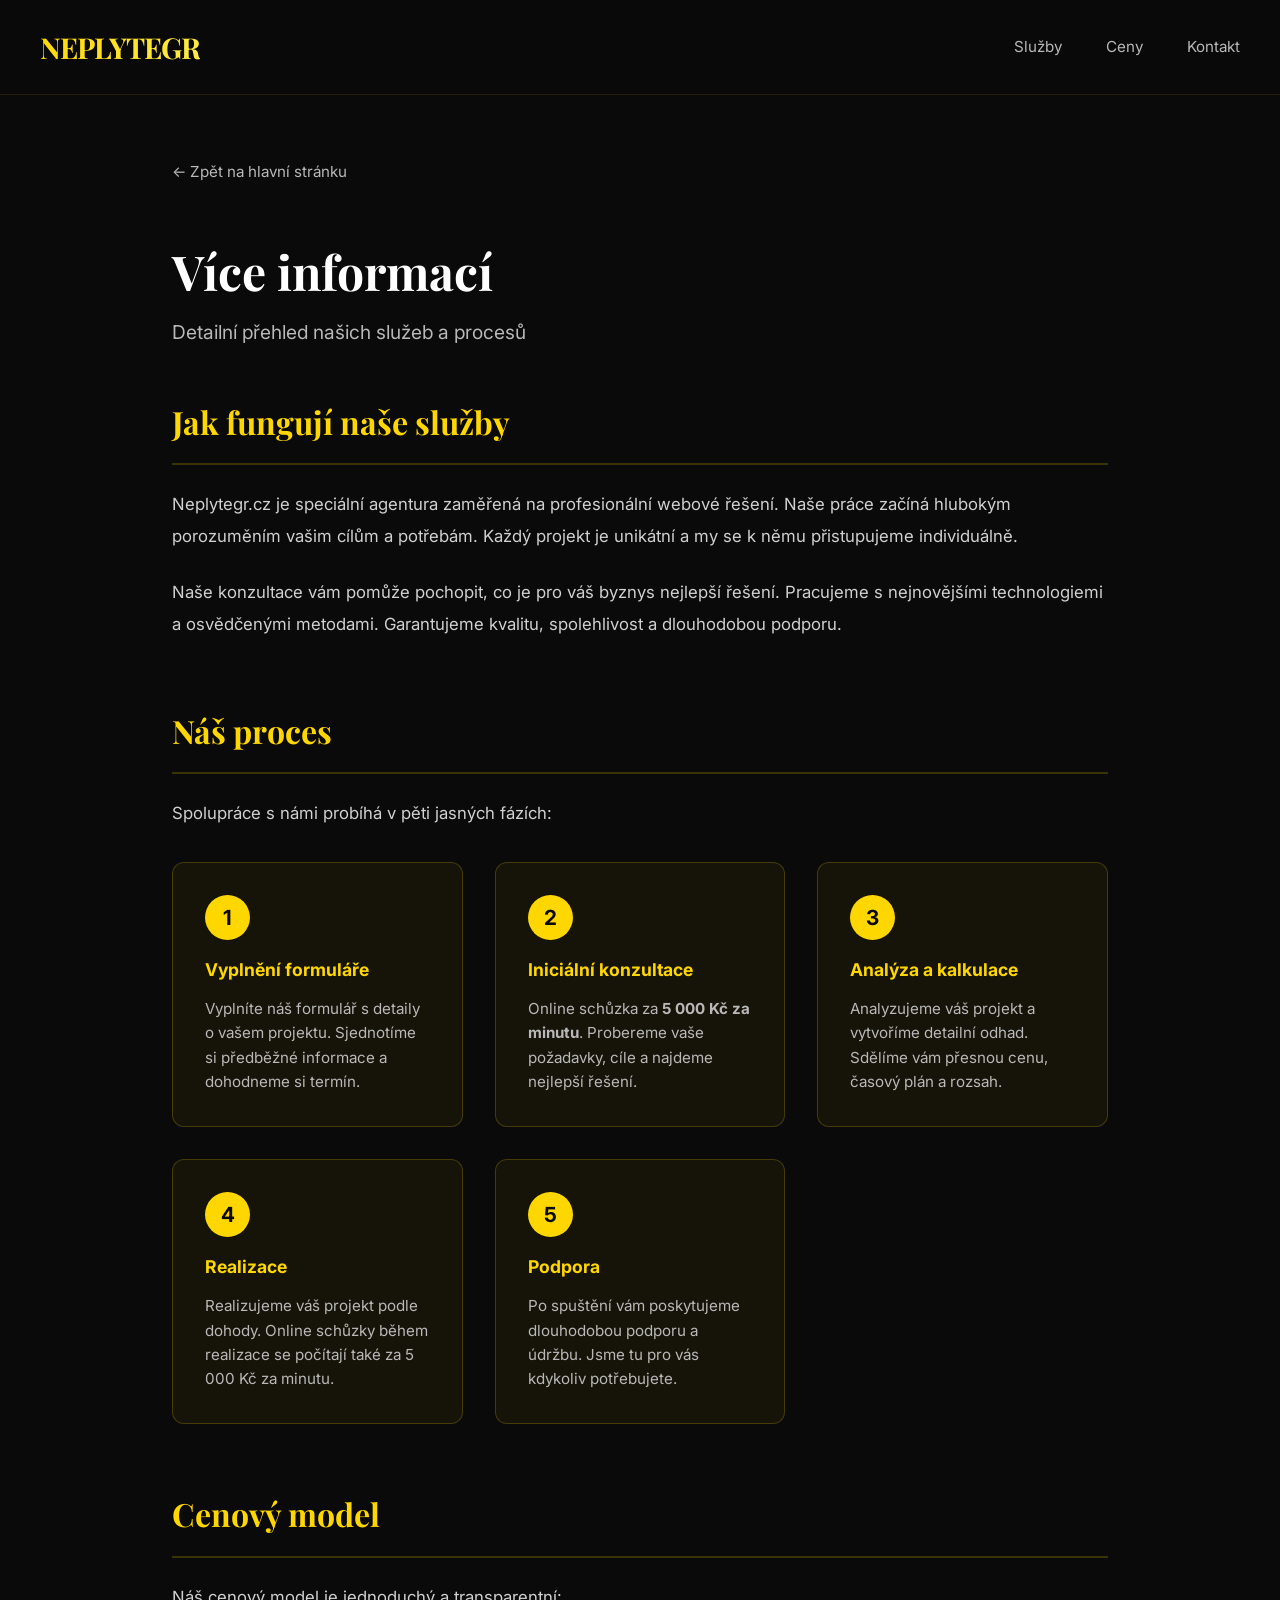
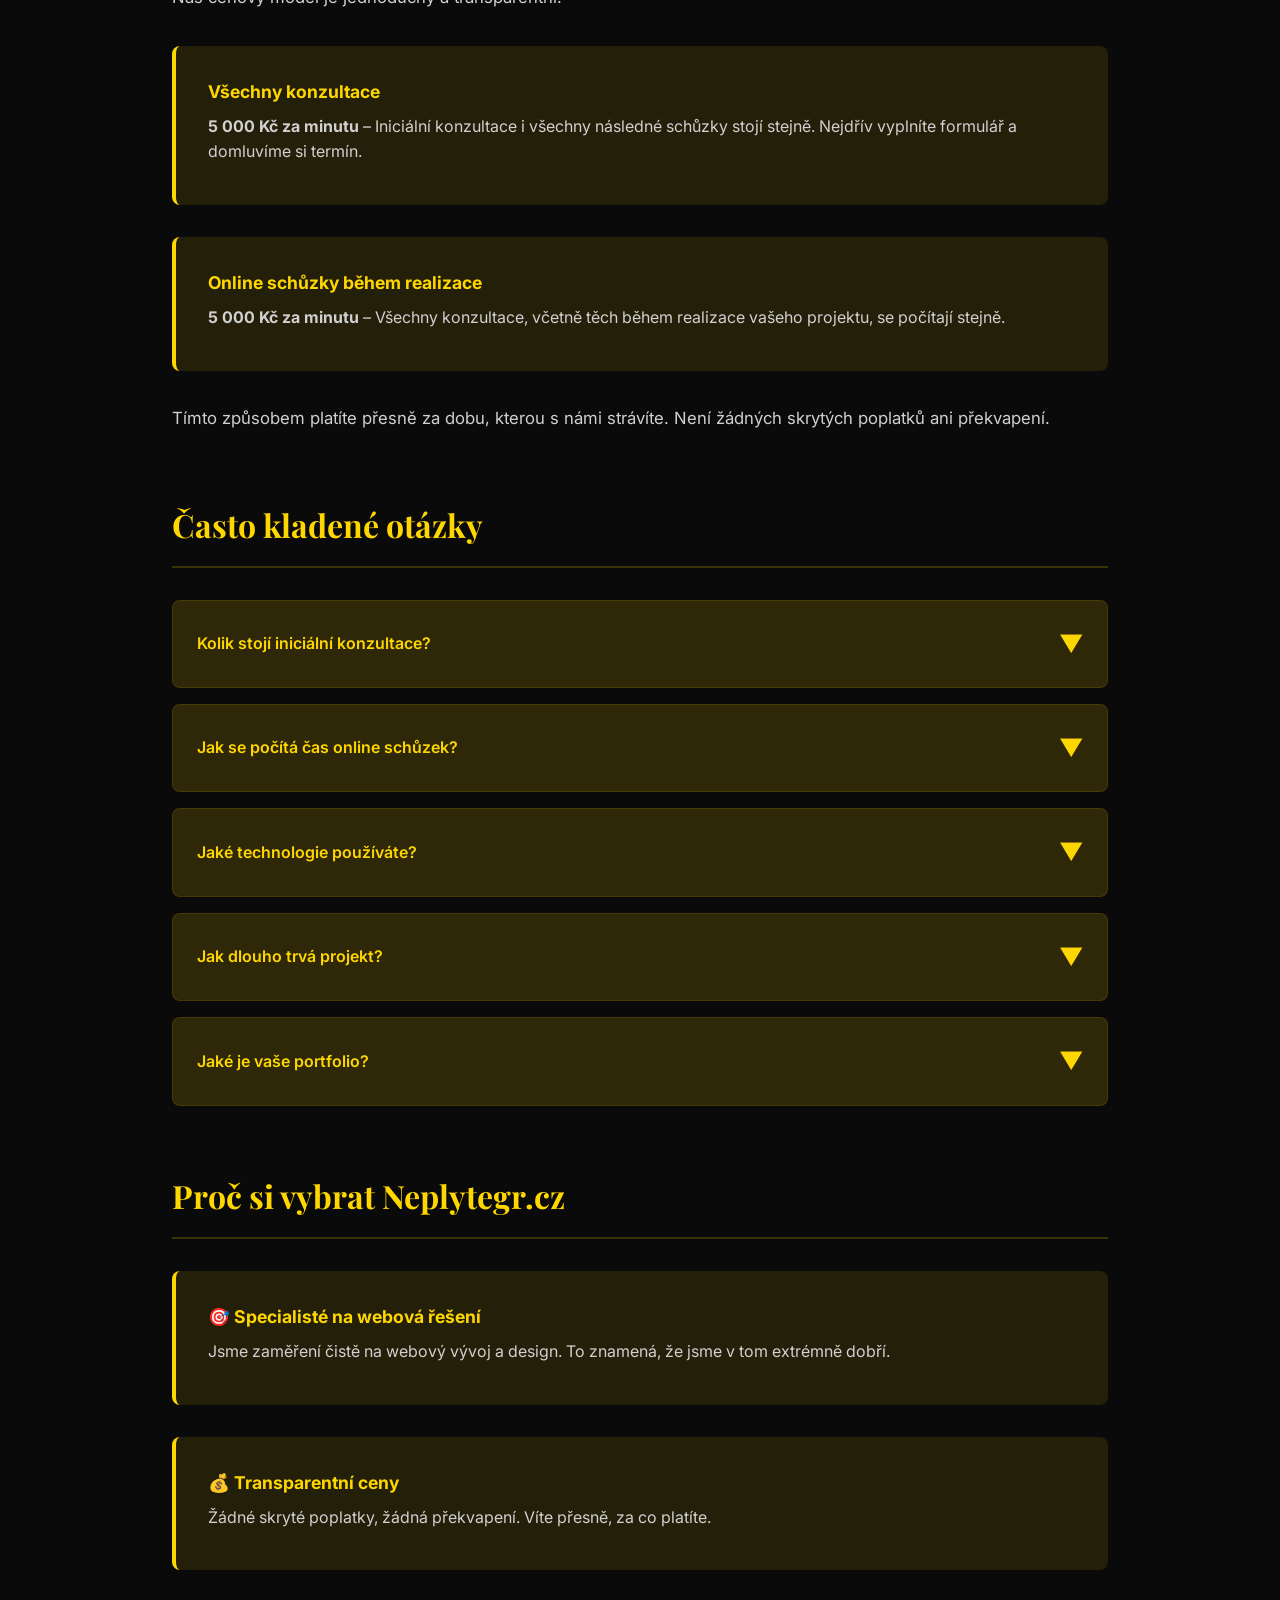
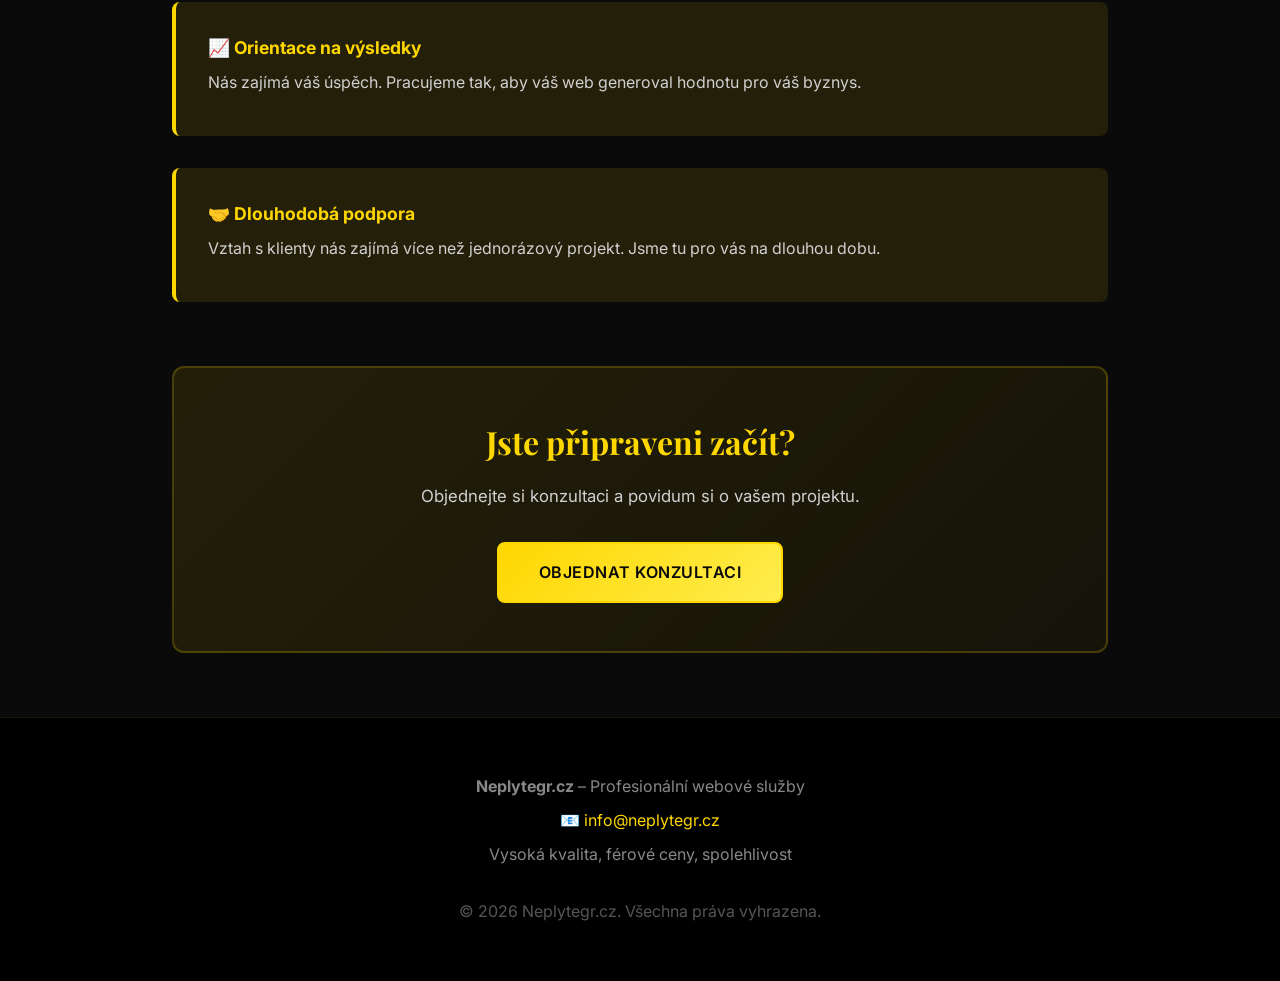
<file: info.html>
<!DOCTYPE html>
<html lang="cs">
<head>
    <meta charset="UTF-8">
    <meta name="viewport" content="width=device-width, initial-scale=1.0">
    <link rel="stylesheet" href="ads/ad-network.css">
    <title>Více informací - Neplytegr.cz</title>
    <meta name="description" content="Jak u nás probíhá tvorba webových stránek: od formuláře přes konzultaci a kalkulaci až po realizaci a podporu. Ceny, technologie a časté otázky.">
    <link rel="canonical" href="https://neplytegr.cz/info">
    <meta name="robots" content="index, follow, max-image-preview:large">
    <meta property="og:type" content="website"><meta property="og:locale" content="cs_CZ"><meta property="og:title" content="Jak probíhá tvorba webu — Neplytegr.cz"><meta property="og:description" content="Postup tvorby webu od konzultace a kalkulace až po realizaci a podporu."><meta property="og:url" content="https://neplytegr.cz/info">
    <meta name="twitter:card" content="summary"><meta name="twitter:title" content="Jak probíhá tvorba webu — Neplytegr.cz"><meta name="twitter:description" content="Konzultace, kalkulace, realizace a následná podpora webu.">
    <link href="https://fonts.googleapis.com/css2?family=Inter:wght@300;400;500;600;700&family=Playfair+Display:wght@700&display=swap" rel="stylesheet">
    <style>
        * {
            margin: 0;
            padding: 0;
            box-sizing: border-box;
        }

        body {
            font-family: 'Inter', sans-serif;
            background: #0a0a0a;
            color: #ffffff;
            line-height: 1.6;
        }

        header {
            background: rgba(10, 10, 10, 0.95);
            backdrop-filter: blur(10px);
            border-bottom: 1px solid rgba(255, 215, 0, 0.1);
            padding: 1.5rem 2rem;
            position: sticky;
            top: 0;
            z-index: 100;
        }

        .header-content {
            max-width: 1200px;
            margin: 0 auto;
            display: flex;
            justify-content: space-between;
            align-items: center;
        }

        .logo {
            font-family: 'Playfair Display', serif;
            font-size: 1.8rem;
            font-weight: 700;
            background: linear-gradient(135deg, #ffd700 0%, #ffed4e 100%);
            -webkit-background-clip: text;
            -webkit-text-fill-color: transparent;
            background-clip: text;
            letter-spacing: -1px;
            text-decoration: none;
            cursor: pointer;
        }

        nav a {
            color: #b8b8b8;
            text-decoration: none;
            margin-left: 2.5rem;
            transition: color 0.3s;
            font-size: 0.95rem;
        }

        nav a:hover {
            color: #ffd700;
        }

        .back-button {
            color: #b8b8b8;
            text-decoration: none;
            transition: color 0.3s;
            font-size: 0.95rem;
        }

        .back-button:hover {
            color: #ffd700;
        }

        .content-wrapper {
            max-width: 1000px;
            margin: 0 auto;
            padding: 4rem 2rem;
        }

        .page-title {
            font-family: 'Playfair Display', serif;
            font-size: 3rem;
            margin-bottom: 0.5rem;
            color: #ffffff;
        }

        .page-subtitle {
            color: #b8b8b8;
            font-size: 1.2rem;
            margin-bottom: 3rem;
        }

        .section {
            margin-bottom: 4rem;
        }

        .section-heading {
            font-family: 'Playfair Display', serif;
            font-size: 2rem;
            color: #ffd700;
            margin-bottom: 1.5rem;
            border-bottom: 2px solid rgba(255, 215, 0, 0.2);
            padding-bottom: 1rem;
        }

        .section-text {
            color: #d0d0d0;
            font-size: 1.05rem;
            line-height: 1.9;
            margin-bottom: 1.5rem;
        }

        .highlight-box {
            background: rgba(255, 215, 0, 0.1);
            border-left: 4px solid #ffd700;
            padding: 2rem;
            margin: 2rem 0;
            border-radius: 8px;
        }

        .highlight-box h4 {
            color: #ffd700;
            margin-bottom: 0.5rem;
            font-size: 1.1rem;
        }

        .highlight-box p {
            color: #d0d0d0;
            margin: 0.5rem 0;
        }

        .process-steps {
            display: grid;
            grid-template-columns: repeat(auto-fit, minmax(250px, 1fr));
            gap: 2rem;
            margin: 2rem 0;
        }

        .step {
            background: rgba(255, 215, 0, 0.05);
            border: 1px solid rgba(255, 215, 0, 0.2);
            border-radius: 12px;
            padding: 2rem;
            transition: all 0.3s;
        }

        .step:hover {
            border-color: #ffd700;
            background: rgba(255, 215, 0, 0.08);
            transform: translateY(-5px);
        }

        .step-number {
            background: #ffd700;
            color: #0a0a0a;
            width: 45px;
            height: 45px;
            border-radius: 50%;
            display: flex;
            align-items: center;
            justify-content: center;
            font-weight: 700;
            font-size: 1.3rem;
            margin-bottom: 1rem;
        }

        .step h3 {
            color: #ffd700;
            margin-bottom: 0.8rem;
            font-size: 1.1rem;
        }

        .step p {
            color: #b8b8b8;
            font-size: 0.95rem;
        }

        .faq {
            margin: 2rem 0;
        }

        .faq-item {
            background: rgba(255, 215, 0, 0.05);
            border: 1px solid rgba(255, 215, 0, 0.2);
            border-radius: 8px;
            margin-bottom: 1rem;
            overflow: hidden;
        }

        .faq-question {
            background: rgba(255, 215, 0, 0.1);
            color: #ffd700;
            padding: 1.5rem;
            cursor: pointer;
            font-weight: 600;
            display: flex;
            justify-content: space-between;
            align-items: center;
            transition: all 0.3s;
        }

        .faq-question:hover {
            background: rgba(255, 215, 0, 0.15);
        }

        .faq-answer {
            padding: 1.5rem;
            color: #d0d0d0;
            display: none;
        }

        .faq-answer.active {
            display: block;
        }

        .faq-toggle {
            font-size: 1.5rem;
            transition: transform 0.3s;
        }

        .faq-toggle.active {
            transform: rotate(180deg);
        }

        .cta-section {
            background: linear-gradient(135deg, rgba(255, 215, 0, 0.1) 0%, rgba(255, 215, 0, 0.05) 100%);
            border: 2px solid rgba(255, 215, 0, 0.2);
            border-radius: 12px;
            padding: 3rem;
            text-align: center;
            margin-top: 4rem;
        }

        .cta-section h3 {
            font-family: 'Playfair Display', serif;
            font-size: 2rem;
            color: #ffd700;
            margin-bottom: 1rem;
        }

        .cta-section p {
            color: #d0d0d0;
            margin-bottom: 2rem;
            font-size: 1.05rem;
        }

        .btn {
            padding: 1rem 2.5rem;
            border-radius: 8px;
            border: none;
            font-size: 1rem;
            font-weight: 600;
            cursor: pointer;
            transition: all 0.3s;
            text-decoration: none;
            display: inline-block;
            text-transform: uppercase;
            letter-spacing: 0.5px;
        }

        .btn-primary {
            background: linear-gradient(135deg, #ffd700 0%, #ffed4e 100%);
            color: #0a0a0a;
            border: 2px solid #ffd700;
        }

        .btn-primary:hover {
            transform: translateY(-3px);
            box-shadow: 0 15px 35px rgba(255, 215, 0, 0.3);
        }

        .footer {
            background: #000000;
            border-top: 1px solid rgba(255, 215, 0, 0.1);
            padding: 3rem 2rem;
            text-align: center;
            color: #888;
        }

        .footer p {
            margin: 0.5rem 0;
        }

        .footer a {
            color: #ffd700;
            text-decoration: none;
        }

        .footer a:hover {
            text-decoration: underline;
        }

        @media (max-width: 768px) {
            .page-title {
                font-size: 2rem;
            }

            .section-heading {
                font-size: 1.5rem;
            }

            nav a {
                display: none;
            }

            .process-steps {
                grid-template-columns: 1fr;
            }
        }
    </style>
</head>
<body>
    <header>
        <div class="header-content">
            <a href="https://neplytegr.cz" class="logo">NEPLYTEGR</a>
            <nav>
                <a href="https://neplytegr.cz#features">Služby</a>
                <a href="https://neplytegr.cz#pricing">Ceny</a>
                <a href="https://neplytegr.cz#contact">Kontakt</a>
            </nav>
        </div>
    </header>

    <div class="content-wrapper">
        <div style="margin-bottom: 3rem;">
            <a href="https://neplytegr.cz" class="back-button">← Zpět na hlavní stránku</a>
        </div>

        <h1 class="page-title">Více informací</h1>
        <p class="page-subtitle">Detailní přehled našich služeb a procesů</p>

        <div class="section">
            <h2 class="section-heading">Jak fungují naše služby</h2>
            <p class="section-text">Neplytegr.cz je speciální agentura zaměřená na profesionální webové řešení. Naše práce začíná hlubokým porozuměním vašim cílům a potřebám. Každý projekt je unikátní a my se k němu přistupujeme individuálně.</p>
            <p class="section-text">Naše konzultace vám pomůže pochopit, co je pro váš byznys nejlepší řešení. Pracujeme s nejnovějšími technologiemi a osvědčenými metodami. Garantujeme kvalitu, spolehlivost a dlouhodobou podporu.</p>
        </div>

        <div class="section">
            <h2 class="section-heading">Náš proces</h2>
            <p class="section-text">Spolupráce s námi probíhá v pěti jasných fázích:</p>
            
            <div class="process-steps">
                <div class="step">
                    <div class="step-number">1</div>
                    <h3>Vyplnění formuláře</h3>
                    <p>Vyplníte náš formulář s detaily o vašem projektu. Sjednotíme si předběžné informace a dohodneme si termín.</p>
                </div>

                <div class="step">
                    <div class="step-number">2</div>
                    <h3>Iniciální konzultace</h3>
                    <p>Online schůzka za <strong>5 000 Kč za minutu</strong>. Probereme vaše požadavky, cíle a najdeme nejlepší řešení.</p>
                </div>

                <div class="step">
                    <div class="step-number">3</div>
                    <h3>Analýza a kalkulace</h3>
                    <p>Analyzujeme váš projekt a vytvoříme detailní odhad. Sdělíme vám přesnou cenu, časový plán a rozsah.</p>
                </div>

                <div class="step">
                    <div class="step-number">4</div>
                    <h3>Realizace</h3>
                    <p>Realizujeme váš projekt podle dohody. Online schůzky během realizace se počítají také za 5 000 Kč za minutu.</p>
                </div>

                <div class="step">
                    <div class="step-number">5</div>
                    <h3>Podpora</h3>
                    <p>Po spuštění vám poskytujeme dlouhodobou podporu a údržbu. Jsme tu pro vás kdykoliv potřebujete.</p>
                </div>
            </div>
        </div>

        <div class="section">
            <h2 class="section-heading">Cenový model</h2>
            <p class="section-text">Náš cenový model je jednoduchý a transparentní:</p>

            <div class="highlight-box">
                <h4>Všechny konzultace</h4>
                <p><strong>5 000 Kč za minutu</strong> – Iniciální konzultace i všechny následné schůzky stojí stejně. Nejdřív vyplníte formulář a domluvíme si termín.</p>
            </div>

            <div class="highlight-box">
                <h4>Online schůzky během realizace</h4>
                <p><strong>5 000 Kč za minutu</strong> – Všechny konzultace, včetně těch během realizace vašeho projektu, se počítají stejně.</p>
            </div>

            <p class="section-text">Tímto způsobem platíte přesně za dobu, kterou s námi strávíte. Není žádných skrytých poplatků ani překvapení.</p>
        </div>

        <div class="section">
            <h2 class="section-heading">Často kladené otázky</h2>
            
            <div class="faq">
                <div class="faq-item">
                    <div class="faq-question" onclick="toggleFAQ(this)">
                        <span>Kolik stojí iniciální konzultace?</span>
                        <span class="faq-toggle">▼</span>
                    </div>
                    <div class="faq-answer">
                        <p>Iniciální konzultace stojí <strong>5 000 Kč za minutu</strong>, stejně jako všechny ostatní konzultace. Nejdřív vyplníte formulář, kde si domluvíme detaily a termín schůzky.</p>
                    </div>
                </div>

                <div class="faq-item">
                    <div class="faq-question" onclick="toggleFAQ(this)">
                        <span>Jak se počítá čas online schůzek?</span>
                        <span class="faq-toggle">▼</span>
                    </div>
                    <div class="faq-answer">
                        <p>Čas se počítá od začátku schůzky do konce. Fakturujeme 5 000 Kč za každou začatou minutu. Např. 5minut schůzka = 25 000 Kč, 7minut schůzka = 35 000 Kč.</p>
                    </div>
                </div>

                <div class="faq-item">
                    <div class="faq-question" onclick="toggleFAQ(this)">
                        <span>Jaké technologie používáte?</span>
                        <span class="faq-toggle">▼</span>
                    </div>
                    <div class="faq-answer">
                        <p>Používáme nejnovější technologie na trhu. React, Vue.js, Node.js, Python, AWS, Google Cloud, a další. Vždy volíme technologii, která nejlépe vyhovuje vašemu projektu.</p>
                    </div>
                </div>

                <div class="faq-item">
                    <div class="faq-question" onclick="toggleFAQ(this)">
                        <span>Jak dlouho trvá projekt?</span>
                        <span class="faq-toggle">▼</span>
                    </div>
                    <div class="faq-answer">
                        <p>Doba trvání projektu se liší v závislosti na rozsahu a složitosti. Jednoduché webové stránky mohou být hotové za týdny, komplexní aplikace mohou trvat měsíce. Přesný odhad dostanete po iniciální konzultaci.</p>
                    </div>
                </div>

                <div class="faq-item">
                    <div class="faq-question" onclick="toggleFAQ(this)">
                        <span>Jaké je vaše portfolio?</span>
                        <span class="faq-toggle">▼</span>
                    </div>
                    <div class="faq-answer">
                        <p>Pracujeme s klienty z různých oborů – e-commerce, SaaS, marketing, finance, zdravotnictví a dalších. Portfolio se vám rád ukáže během iniciální konzultace. Máme zkušenosti s projekty od malých startupů až po velké korporace.</p>
                    </div>
                </div>
            </div>
        </div>

        <div class="section">
            <h2 class="section-heading">Proč si vybrat Neplytegr.cz</h2>
            
            <div class="highlight-box">
                <h4>🎯 Specialisté na webová řešení</h4>
                <p>Jsme zaměření čistě na webový vývoj a design. To znamená, že jsme v tom extrémně dobří.</p>
            </div>

            <div class="highlight-box">
                <h4>💰 Transparentní ceny</h4>
                <p>Žádné skryté poplatky, žádná překvapení. Víte přesně, za co platíte.</p>
            </div>

            <div class="highlight-box">
                <h4>📈 Orientace na výsledky</h4>
                <p>Nás zajímá váš úspěch. Pracujeme tak, aby váš web generoval hodnotu pro váš byznys.</p>
            </div>

            <div class="highlight-box">
                <h4>🤝 Dlouhodobá podpora</h4>
                <p>Vztah s klienty nás zajímá více než jednorázový projekt. Jsme tu pro vás na dlouhou dobu.</p>
            </div>
        </div>

        <div class="cta-section">
            <h3>Jste připraveni začít?</h3>
            <p>Objednejte si konzultaci a povidum si o vašem projektu.</p>
            <a href="https://docs.google.com/forms/d/e/1FAIpQLScX4QnY5fVZqhGL-oESM7NM4eQI57LLsM8kHji8BjfpIMINKg/viewform?usp=publish-editor" class="btn btn-primary" target="_blank">Objednat konzultaci</a>
        </div>
    </div>

    <footer class="footer">
        <p><strong>Neplytegr.cz</strong> – Profesionální webové služby</p>
        <p>📧 <a href="mailto:info@neplytegr.cz">info@neplytegr.cz</a></p>
        <p>Vysoká kvalita, férové ceny, spolehlivost</p>
        <p style="color: #555; margin-top: 2rem;">© 2026 Neplytegr.cz. Všechna práva vyhrazena.</p>
    </footer>

    <script>
        function toggleFAQ(element) {
            const answer = element.nextElementSibling;
            const toggle = element.querySelector('.faq-toggle');
            
            document.querySelectorAll('.faq-answer').forEach(item => {
                if (item !== answer) {
                    item.classList.remove('active');
                }
            });
            
            document.querySelectorAll('.faq-toggle').forEach(item => {
                if (item !== toggle) {
                    item.classList.remove('active');
                }
            });
            
            answer.classList.toggle('active');
            toggle.classList.toggle('active');
        }
    </script>
    <script src="ads/ad-network.js" defer></script>
</body>
</html>
</file>
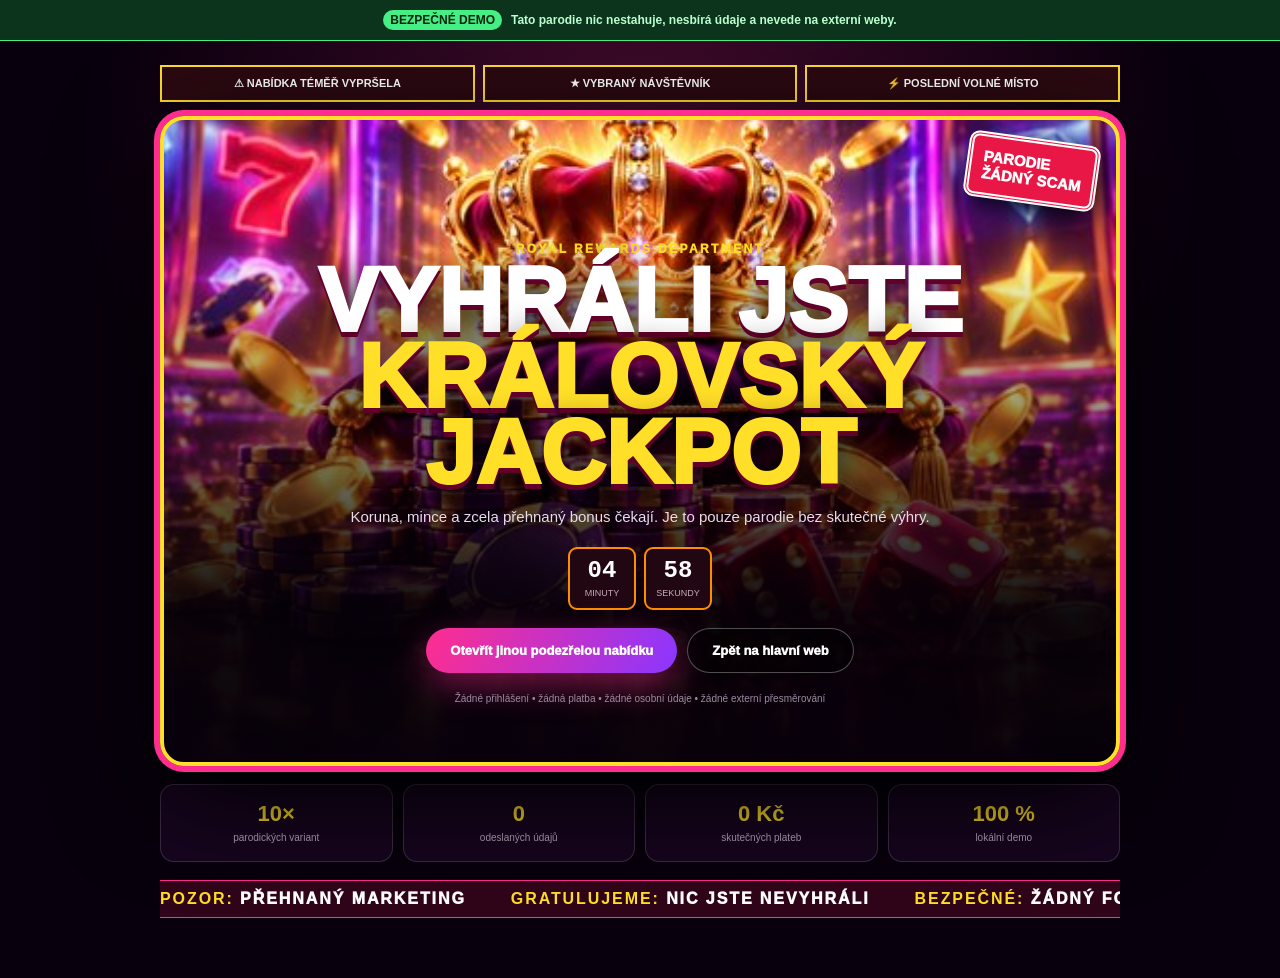
<file: ads/offer.html>
<!doctype html>
<html lang="cs">
<head>
  <meta charset="utf-8">
  <meta name="viewport" content="width=device-width,initial-scale=1">
  <meta name="robots" content="noindex,nofollow,noarchive">
  <meta name="description" content="Bezpečná parodie přehnané internetové reklamní nabídky bez sběru dat, formulářů a externích odkazů.">
  <link rel="canonical" href="https://neplytegr.cz/ads/offer.html">
  <meta property="og:type" content="website"><meta property="og:title" content="NeplyTegr Fishy Ads — bezpečné demo"><meta property="og:description" content="Parodická reklamní stránka bez sběru dat."><meta property="og:url" content="https://neplytegr.cz/ads/offer.html">
  <meta name="twitter:card" content="summary"><meta name="twitter:title" content="NeplyTegr Fishy Ads — bezpečné demo"><meta name="twitter:description" content="Parodická reklamní stránka bez sběru dat.">
  <title>NeplyTegr Fishy Ads — bezpečné demo</title>
  <style>
    :root{--accent:#ffdf27;--accent2:#ff2d8f;--bg:#08000d;--panel:#17051f;color-scheme:dark}*{box-sizing:border-box}html,body{min-height:100%;margin:0}body{overflow-x:hidden;background:radial-gradient(circle at 50% 15%,rgba(255,45,143,.24),transparent 35rem),var(--bg);color:#fff;font-family:Arial,sans-serif}.noise{position:fixed;inset:0;pointer-events:none;opacity:.16;background-image:repeating-linear-gradient(0deg,transparent 0 3px,rgba(255,255,255,.06) 4px)}.safe{position:sticky;top:0;z-index:10;display:flex;justify-content:center;gap:9px;align-items:center;padding:10px 16px;background:#0c331b;border-bottom:1px solid #45ef85;color:#baffcf;font-size:12px;font-weight:800;text-align:center}.safe b{padding:3px 7px;border-radius:999px;background:#45ef85;color:#06220f}.wrap{width:min(960px,calc(100% - 28px));margin:24px auto 60px}.alerts{display:grid;grid-template-columns:repeat(3,1fr);gap:8px;margin-bottom:14px}.alert{border:2px solid var(--accent);background:#2b0911;padding:10px;text-align:center;font-size:11px;font-weight:900;text-transform:uppercase;animation:blink .8s steps(2) infinite}.alert:nth-child(2){animation-delay:.2s}.alert:nth-child(3){animation-delay:.4s}@keyframes blink{50%{border-color:var(--accent2);background:#4b0b28}}.hero{position:relative;overflow:hidden;min-height:650px;display:flex;align-items:flex-end;border:4px solid var(--accent);border-radius:24px;background:linear-gradient(180deg,transparent 22%,rgba(5,0,8,.96) 77%),url("../kasino/assets/casino-gold.jpg") center 32%/cover;box-shadow:0 0 0 6px #ff2d8f,0 30px 100px #000}.hero.crypto{background-image:linear-gradient(180deg,transparent 22%,rgba(0,9,15,.97) 77%),url("../kasino/assets/casino-crypto.jpg")}.stamp{position:absolute;right:18px;top:18px;transform:rotate(8deg);border:5px double #fff;border-radius:10px;padding:11px;background:#e81745;color:#fff;font-size:15px;font-weight:1000;text-transform:uppercase;box-shadow:0 8px 30px #000}.content{width:100%;padding:42px;text-align:center}.eyebrow{color:var(--accent);font-size:12px;font-weight:1000;letter-spacing:.2em;text-transform:uppercase}.content h1{max-width:850px;margin:8px auto;font:1000 clamp(46px,10vw,90px)/.84 Impact,"Arial Narrow",sans-serif;text-transform:uppercase;text-shadow:0 5px 0 #620029,0 10px 35px #000}.content h1 span{color:var(--accent)}.content p{max-width:650px;margin:14px auto;color:#e8dbea;font-size:15px;line-height:1.55}.counter{display:flex;justify-content:center;gap:8px;margin:18px 0}.counter span{min-width:68px;border:2px solid #ff8d00;border-radius:9px;background:#210712;padding:10px;font:900 24px/1 monospace;color:#fff}.counter small{display:block;margin-top:5px;color:#c8aabb;font:9px Arial,sans-serif;text-transform:uppercase}.actions{display:flex;justify-content:center;gap:10px;flex-wrap:wrap}.actions a,.actions button{border-radius:999px;padding:14px 24px;font-size:13px;font-weight:1000;text-decoration:none;cursor:pointer}.primary{border:0;background:linear-gradient(110deg,var(--accent2),#8b36ff);color:#fff;box-shadow:0 12px 35px rgba(255,45,143,.45)}.secondary{border:1px solid rgba(255,255,255,.3);background:rgba(0,0,0,.45);color:#fff}.fine{margin-top:18px!important;color:#9d8aa3!important;font-size:10px!important}.tiles{display:grid;grid-template-columns:repeat(4,1fr);gap:10px;margin-top:18px}.tile{border:1px solid rgba(255,255,255,.16);border-radius:14px;background:var(--panel);padding:16px;text-align:center}.tile b{display:block;color:var(--accent);font-size:22px}.tile span{font-size:10px;color:#bbaabd}.marquee{overflow:hidden;margin-top:18px;border-block:1px solid #ff2d8f;background:#310519}.track{width:max-content;padding:9px 0;animation:move 18s linear infinite;font-weight:1000;text-transform:uppercase;letter-spacing:.12em}.track span{margin-right:45px;color:#fff}.track b{color:var(--accent)}@keyframes move{to{transform:translateX(-50%)}}@media(max-width:700px){.alerts{grid-template-columns:1fr}.hero{min-height:72vh}.content{padding:28px 17px}.tiles{grid-template-columns:1fr 1fr}.stamp{font-size:11px}.counter span{min-width:58px;font-size:20px}}@media(prefers-reduced-motion:reduce){.alert,.track{animation:none}}
  </style>
</head>
<body>
  <div class="noise"></div>
  <div class="safe"><b>BEZPEČNÉ DEMO</b> Tato parodie nic nestahuje, nesbírá údaje a nevede na externí weby.</div>
  <main class="wrap">
    <div class="alerts"><div class="alert">⚠ Nabídka téměř vypršela</div><div class="alert">★ Vybraný návštěvník</div><div class="alert">⚡ Poslední volné místo</div></div>
    <section class="hero" id="hero">
      <div class="stamp">Parodie<br>žádný scam</div>
      <div class="content"><div class="eyebrow" id="eyebrow">Exkluzivní nabídka pouze pro vás</div><h1 id="title">Vyhráli jste <span>královský jackpot</span></h1><p id="copy">Gratulujeme, algoritmus vás zcela určitě a naprosto náhodně vybral. Ve skutečnosti jde pouze o bezpečnou lokální parodii.</p><div class="counter"><span id="minutes">04<small>minuty</small></span><span id="seconds">59<small>sekundy</small></span></div><div class="actions"><button class="primary" id="another">Otevřít jinou podezřelou nabídku</button><a class="secondary" href="/">Zpět na hlavní web</a></div><p class="fine">Žádné přihlášení • žádná platba • žádné osobní údaje • žádné externí přesměrování</p></div>
    </section>
    <div class="tiles"><div class="tile"><b>10×</b><span>parodických variant</span></div><div class="tile"><b>0</b><span>odeslaných údajů</span></div><div class="tile"><b>0 Kč</b><span>skutečných plateb</span></div><div class="tile"><b>100 %</b><span>lokální demo</span></div></div>
    <div class="marquee"><div class="track"><span><b>POZOR:</b> přehnaný marketing</span><span><b>GRATULUJEME:</b> nic jste nevyhráli</span><span><b>BEZPEČNÉ:</b> žádný formulář</span><span><b>POZOR:</b> přehnaný marketing</span><span><b>GRATULUJEME:</b> nic jste nevyhráli</span><span><b>BEZPEČNÉ:</b> žádný formulář</span></div></div>
  </main>
  <script>
    const themes={
      royal:['Royal Rewards Department','Vyhráli jste <span>královský jackpot</span>','Koruna, mince a zcela přehnaný bonus čekají. Je to pouze parodie bez skutečné výhry.',false],
      crypto:['Blockchain Mega Airdrop','Vaše peněženka byla <span>náhodně vybrána</span>','Žádnou adresu peněženky po vás nechceme. Tato stránka nic neposílá ani nepřijímá.',true],
      antivirus:['Urgent Security Center','Nalezeno <span>37 problémů</span>','Ve skutečnosti jsme nic nekontrolovali. Nikdy nestahujte „čistič“ z náhodné reklamy.',false],
      winner:['International Prize Bureau','Jste návštěvník číslo <span>1 000 000</span>','Počet je vymyšlený stejně jako cena. Bezpečné demo vám nechce nic prodat.',false],
      package:['Express Parcel Notice','Balíček čeká na <span>potvrzení</span>','Žádný balíček tu není a nikdy po vás nebudeme chtít adresu ani poplatek.',true],
      survey:['Premium Survey Club','Vyplňte nula otázek a <span>nic nevyhrajte</span>','Neobsahuje žádný formulář. Jde o parodii falešných odměnových průzkumů.',false],
      wallet:['Crypto Recovery Team','Obnovíme přesně <span>0 ztracených mincí</span>','Nikdy nikomu neposílejte seed phrase. Toto demo ji nepožaduje a nic nesbírá.',true],
      club:['Secret VIP Club','Byli jste <span>nečekaně pozváni</span>','Členství neexistuje, ale neonové pozadí vypadá přesvědčivě.',false],
      mystery:['Mystery Bonus Machine','Kliknutí odemklo <span>další kliknutí</span>','Tak funguje podezřelá reklama. Tady však zůstáváte bezpečně na stejném webu.',true],
      jackpot:['World Jackpot Office','Výhra čeká už <span>několik sekund</span>','Odpočet je dekorace. Neexistuje žádná cena, poplatek ani registrační formulář.',false]
    };
    const keys=Object.keys(themes),params=new URLSearchParams(location.search),key=keys.includes(params.get('theme'))?params.get('theme'):'royal',theme=themes[key];
    document.getElementById('eyebrow').textContent=theme[0];document.getElementById('title').innerHTML=theme[1];document.getElementById('copy').textContent=theme[2];document.getElementById('hero').classList.toggle('crypto',theme[3]);
    let remaining=299;setInterval(()=>{remaining=remaining>0?remaining-1:299;document.getElementById('minutes').innerHTML=String(Math.floor(remaining/60)).padStart(2,'0')+'<small>minuty</small>';document.getElementById('seconds').innerHTML=String(remaining%60).padStart(2,'0')+'<small>sekundy</small>'},1000);
    document.getElementById('another').addEventListener('click',()=>{let next;do{next=keys[Math.floor(Math.random()*keys.length)]}while(next===key);location.assign('/ads/offer.html?theme='+encodeURIComponent(next))});
  </script>
</body>
</html>
</file>
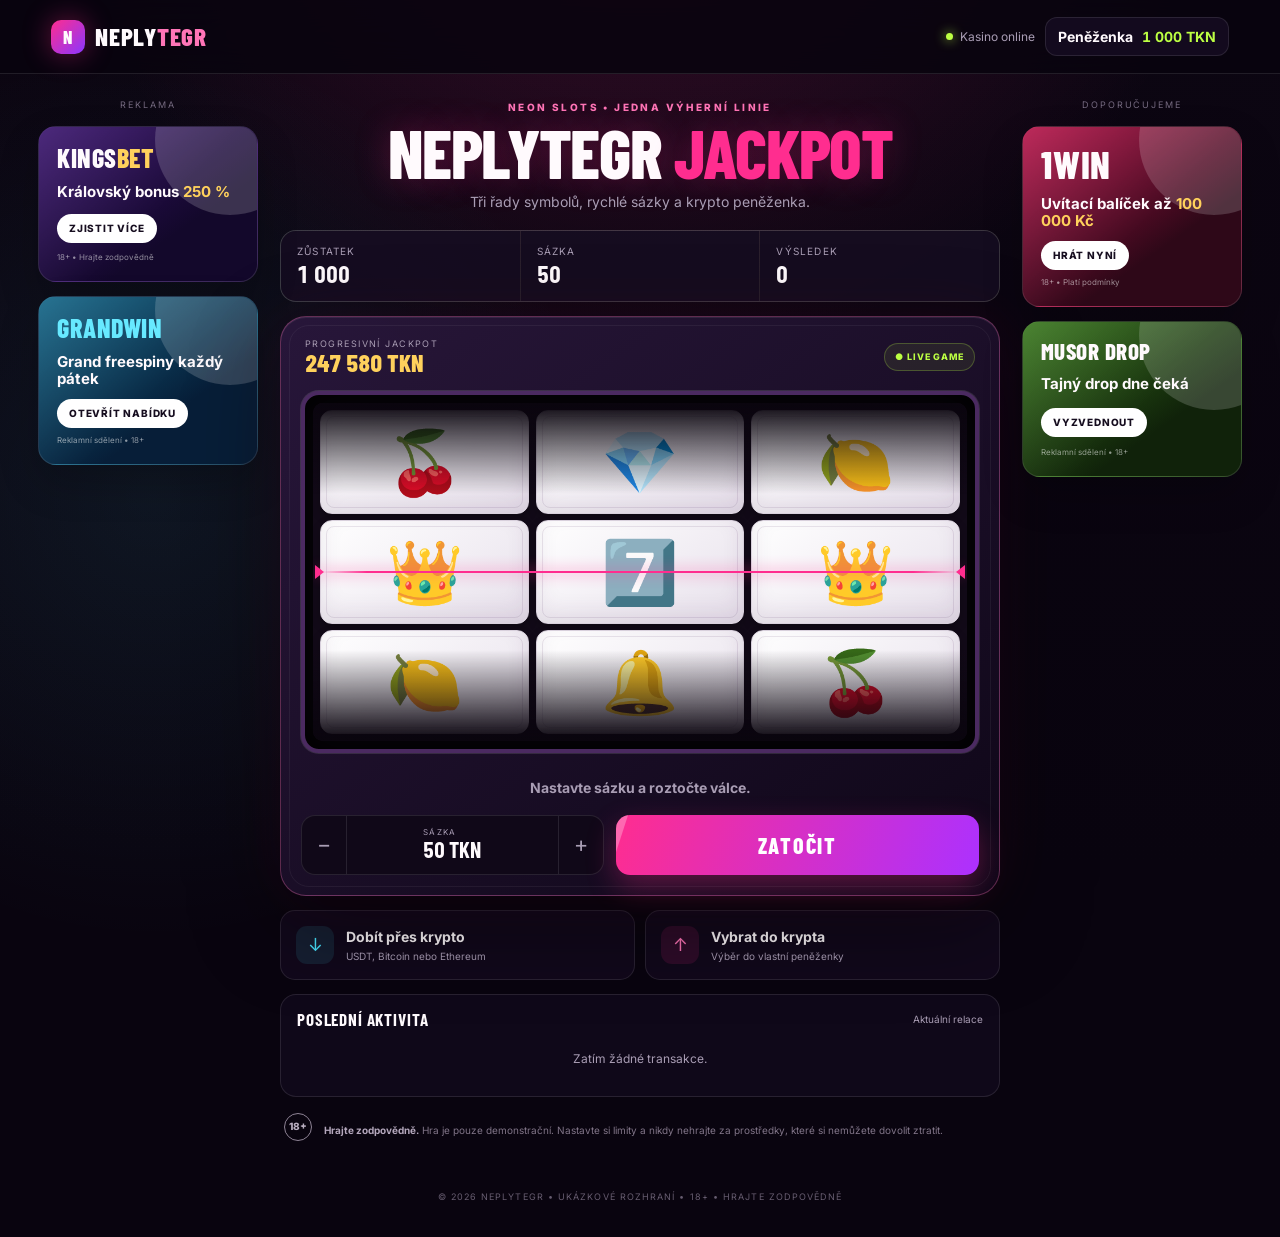
<file: kasino/index.backup-2026-11-02-seo.html>
<!doctype html>
<html lang="cs">
<head>
  <meta charset="utf-8">
  <meta name="viewport" content="width=device-width, initial-scale=1, viewport-fit=cover">
  <meta name="theme-color" content="#09040f">
  <title>NeplyTegr Casino — Neon Slots</title>
  <link rel="preconnect" href="https://fonts.googleapis.com">
  <link rel="preconnect" href="https://fonts.gstatic.com" crossorigin>
  <link href="https://fonts.googleapis.com/css2?family=Barlow+Condensed:wght@600;700;800&family=Inter:wght@400;500;600;700&display=swap" rel="stylesheet">
  <style>
    :root{--bg:#09040f;--surface:#130a1e;--surface-2:#1d102b;--surface-3:#29173b;--ink:#fffafd;--muted:#a99db4;--pink:#ff2d8f;--pink-2:#ff75b7;--cyan:#48e5ff;--lime:#bcff43;--gold:#ffd15c;--red:#ff5e6c;--line:rgba(255,255,255,.1);--display:"Barlow Condensed",Impact,sans-serif;--sans:Inter,system-ui,sans-serif;color-scheme:dark}
    *{box-sizing:border-box}html{scroll-behavior:smooth}body{min-height:100%;margin:0;background:radial-gradient(circle at 50% -20%,rgba(255,45,143,.22),transparent 38rem),radial-gradient(circle at 12% 40%,rgba(72,229,255,.08),transparent 28rem),linear-gradient(180deg,#0c0612 0%,var(--bg) 70%);color:var(--ink);font:14px/1.5 var(--sans)}button,input,select{font:inherit}button{cursor:pointer}button:disabled{cursor:not-allowed;opacity:.45}:focus-visible{outline:3px solid var(--cyan);outline-offset:3px}
    .ambient{position:fixed;inset:0;pointer-events:none;opacity:.22;background-image:linear-gradient(rgba(255,255,255,.02) 1px,transparent 1px),linear-gradient(90deg,rgba(255,255,255,.02) 1px,transparent 1px);background-size:36px 36px;mask-image:linear-gradient(to bottom,#000,transparent 85%)}
    .topbar{height:74px;position:sticky;top:0;z-index:20;display:flex;align-items:center;justify-content:space-between;padding:0 max(24px,4vw);background:rgba(9,4,15,.86);border-bottom:1px solid var(--line);backdrop-filter:blur(18px)}.logo{display:flex;align-items:center;gap:10px;font:800 25px/1 var(--display);letter-spacing:.03em;text-transform:uppercase}.logo-mark{width:34px;height:34px;display:grid;place-items:center;border-radius:10px;background:linear-gradient(135deg,var(--pink),#8b36ff);box-shadow:0 0 28px rgba(255,45,143,.4);font-size:18px}.logo em{font-style:normal;color:var(--pink-2)}.top-actions{display:flex;align-items:center;gap:10px}.status-pill{display:flex;align-items:center;gap:7px;color:var(--muted);font-size:12px}.status-pill::before{content:"";width:7px;height:7px;border-radius:50%;background:var(--lime);box-shadow:0 0 12px var(--lime)}.wallet-mini{border:1px solid var(--line);border-radius:12px;padding:8px 12px;background:var(--surface);font-weight:700}.wallet-mini span{color:var(--lime);margin-left:6px;font-variant-numeric:tabular-nums}
    .layout{width:min(1500px,100%);margin:0 auto;padding:24px;display:grid;grid-template-columns:minmax(170px,220px) minmax(460px,720px) minmax(170px,220px);gap:22px;align-items:start;justify-content:center}.ad-rail{position:sticky;top:98px;display:grid;gap:14px}.rail-label{text-align:center;color:#756a80;text-transform:uppercase;letter-spacing:.22em;font-size:9px}.ad{position:relative;min-height:156px;overflow:hidden;border:1px solid rgba(255,255,255,.12);border-radius:18px;padding:18px;display:flex;flex-direction:column;justify-content:space-between;isolation:isolate;box-shadow:0 18px 40px rgba(0,0,0,.2)}.ad::before{content:"";position:absolute;width:150px;height:150px;border-radius:50%;right:-48px;top:-62px;background:rgba(255,255,255,.17);z-index:-1}.ad::after{content:"";position:absolute;inset:0;background:linear-gradient(135deg,rgba(255,255,255,.1),transparent 55%);z-index:-1}.ad.king{background:linear-gradient(145deg,#38116d,#13082b 66%)}.ad.grand{background:linear-gradient(145deg,#0f6385,#071e38 66%)}.ad.one{background:linear-gradient(145deg,#b51248,#2e0818 66%)}.ad.drop{background:linear-gradient(145deg,#37761b,#10220a 66%)}.ad-brand{font:800 26px/1 var(--display);text-transform:uppercase;letter-spacing:.02em}.ad-brand i{font-style:normal;color:var(--gold)}.one .ad-brand{font-size:38px}.drop .ad-brand{font-size:23px}.grand .ad-brand{color:#67e9ff}.ad-copy{font-weight:700;font-size:15px;line-height:1.15;margin:12px 0}.ad-copy b{color:var(--gold)}.ad-cta{align-self:flex-start;border:0;border-radius:999px;background:#fff;color:#160d1f;padding:7px 12px;font-size:10px;font-weight:800;text-transform:uppercase;letter-spacing:.08em}.ad small{font-size:8px;color:rgba(255,255,255,.54);margin-top:6px}
    main{min-width:0}.hero{text-align:center;margin:2px 0 18px}.eyebrow{color:var(--pink-2);text-transform:uppercase;letter-spacing:.24em;font-size:10px;font-weight:800}h1{font:800 clamp(40px,7vw,68px)/.86 var(--display);text-transform:uppercase;letter-spacing:-.02em;margin:8px 0 10px;text-shadow:0 0 35px rgba(255,45,143,.28)}h1 span{color:var(--pink)}.hero p{color:var(--muted);margin:0}
    .stats{display:grid;grid-template-columns:repeat(3,1fr);gap:1px;background:var(--line);border:1px solid var(--line);border-radius:16px;overflow:hidden;margin-bottom:14px}.stat{background:rgba(19,10,30,.88);padding:13px 16px}.stat small{display:block;color:var(--muted);font-size:10px;text-transform:uppercase;letter-spacing:.12em;margin-bottom:3px}.stat strong{font:700 24px/1 var(--display);font-variant-numeric:tabular-nums}.stat strong.positive{color:var(--lime)}.stat strong.negative{color:var(--red)}
    .machine{position:relative;border:1px solid rgba(255,117,183,.32);border-radius:26px;padding:20px;background:linear-gradient(145deg,rgba(41,23,59,.96),rgba(15,7,24,.98));box-shadow:0 28px 90px rgba(0,0,0,.45),0 0 60px rgba(255,45,143,.08),inset 0 1px rgba(255,255,255,.08)}.machine::before{content:"";position:absolute;inset:8px;border:1px solid rgba(255,255,255,.055);border-radius:20px;pointer-events:none}.machine-head{display:flex;justify-content:space-between;align-items:center;gap:12px;margin-bottom:14px;padding:0 4px}.jackpot small{display:block;color:var(--muted);font-size:9px;text-transform:uppercase;letter-spacing:.16em}.jackpot strong{font:800 24px/1 var(--display);color:var(--gold);font-variant-numeric:tabular-nums}.live-badge{border:1px solid rgba(188,255,67,.24);border-radius:999px;background:rgba(188,255,67,.08);color:var(--lime);padding:6px 10px;font-size:9px;font-weight:800;letter-spacing:.1em;text-transform:uppercase}
    .reel-frame{position:relative;border:4px solid #4b2a61;border-radius:18px;padding:8px;background:#07040a;box-shadow:inset 0 0 45px #000,0 0 0 1px rgba(255,255,255,.12)}.reels{position:relative;display:grid;grid-template-columns:repeat(3,1fr);gap:7px;overflow:hidden;border-radius:10px;background:#120a18;padding:7px}.reels::before,.reels::after{content:"";position:absolute;left:0;right:0;height:27%;z-index:5;pointer-events:none}.reels::before{top:0;background:linear-gradient(#0a050e,transparent)}.reels::after{bottom:0;background:linear-gradient(transparent,#0a050e)}.payline{position:absolute;left:2px;right:2px;top:50%;height:2px;z-index:8;transform:translateY(-50%);background:linear-gradient(90deg,transparent,var(--pink) 8%,var(--pink) 92%,transparent);box-shadow:0 0 14px var(--pink);pointer-events:none}.payline::before,.payline::after{content:"";position:absolute;top:50%;transform:translateY(-50%);border-top:7px solid transparent;border-bottom:7px solid transparent}.payline::before{left:0;border-left:9px solid var(--pink)}.payline::after{right:0;border-right:9px solid var(--pink)}.reel{display:grid;grid-template-rows:repeat(3,clamp(72px,13vw,104px));gap:6px;transition:filter .2s}.symbol{position:relative;display:grid;place-items:center;border:1px solid #d8d0dc;border-radius:12px;background:linear-gradient(145deg,#fff,#e7e0eb);box-shadow:inset 0 -10px 22px rgba(64,28,82,.1),0 4px 8px rgba(0,0,0,.25);font-size:clamp(39px,7vw,62px);line-height:1;color:#171019;user-select:none;transform:translateZ(0)}.symbol::after{content:"";position:absolute;inset:5px;border:1px solid rgba(62,26,79,.1);border-radius:8px;pointer-events:none}.symbol.win{animation:winPulse .65s ease-in-out infinite alternate;background:linear-gradient(145deg,#fff7ce,#ffd86e);border-color:#fff0a0;box-shadow:0 0 28px rgba(255,209,92,.75),inset 0 0 18px rgba(255,255,255,.8)}.reel.spinning .symbol{animation:reelRush .115s linear infinite}@keyframes reelRush{0%{transform:translateY(-6px)}50%{transform:translateY(6px)}100%{transform:translateY(-6px)}}@keyframes winPulse{to{transform:scale(1.06)}}
    .message{min-height:46px;display:flex;align-items:center;justify-content:center;text-align:center;margin:12px 0 4px;color:var(--muted);font-weight:700}.message.win{color:var(--gold);text-shadow:0 0 20px rgba(255,209,92,.25)}.message.lose{color:#b6a9bd}.controls{display:grid;grid-template-columns:minmax(150px,1fr) minmax(190px,1.2fr);gap:12px;align-items:stretch}.bet-control{display:grid;grid-template-columns:44px 1fr 44px;background:#100818;border:1px solid var(--line);border-radius:14px;overflow:hidden}.bet-control button{border:0;background:transparent;color:var(--muted);font-size:22px}.bet-control button:hover{color:var(--ink);background:rgba(255,255,255,.05)}.bet-value{display:grid;place-items:center;border-inline:1px solid var(--line)}.bet-value small{display:block;color:var(--muted);font-size:8px;text-transform:uppercase;letter-spacing:.14em}.bet-value strong{font:700 22px/1 var(--display);color:var(--ink);font-variant-numeric:tabular-nums}.spin{position:relative;overflow:hidden;border:0;border-radius:14px;background:linear-gradient(110deg,var(--pink),#ac31ff);color:#fff;min-height:60px;padding:12px 20px;font:800 22px/1 var(--display);text-transform:uppercase;letter-spacing:.08em;box-shadow:0 12px 30px rgba(255,45,143,.3)}.spin::after{content:"";position:absolute;inset:-50% auto -50% -25%;width:25%;transform:rotate(18deg);background:rgba(255,255,255,.28);transition:left .45s}.spin:hover::after{left:120%}.spin:hover{filter:brightness(1.08)}
    .wallet-panel{margin-top:14px;display:grid;grid-template-columns:1fr 1fr;gap:10px}.wallet-action{display:flex;align-items:center;gap:12px;text-align:left;padding:15px;border:1px solid var(--line);border-radius:15px;background:rgba(19,10,30,.85);color:var(--ink)}.wallet-action:hover{border-color:rgba(255,117,183,.5);background:var(--surface-2)}.action-icon{width:38px;height:38px;display:grid;place-items:center;flex:0 0 auto;border-radius:11px;background:rgba(72,229,255,.1);color:var(--cyan);font-size:18px}.withdraw .action-icon{background:rgba(255,45,143,.12);color:var(--pink-2)}.wallet-action strong{display:block}.wallet-action small{display:block;color:var(--muted);font-size:10px;margin-top:2px}
    .session-card{margin-top:14px;border:1px solid var(--line);border-radius:16px;background:rgba(19,10,30,.7);padding:16px}.section-head{display:flex;align-items:center;justify-content:space-between;gap:10px;margin-bottom:10px}.section-head h2{font:700 17px/1 var(--display);text-transform:uppercase;letter-spacing:.05em;margin:0}.section-head span{color:var(--muted);font-size:10px}.activity{display:grid;gap:8px}.activity-empty{color:var(--muted);text-align:center;padding:12px;font-size:12px}.activity-row{display:grid;grid-template-columns:auto 1fr auto;align-items:center;gap:10px;padding:9px 0;border-top:1px solid var(--line)}.activity-row:first-child{border-top:0}.activity-dot{width:28px;height:28px;display:grid;place-items:center;border-radius:9px;background:var(--surface-3);font-size:12px}.activity-copy b{display:block;font-size:11px}.activity-copy small{display:block;color:var(--muted);font-size:9px}.activity-amount{font-weight:800;font-size:11px;color:var(--lime)}.activity-amount.out{color:var(--pink-2)}.responsible{display:flex;align-items:flex-start;gap:12px;margin:16px 4px 0;color:#817588;font-size:10px}.responsible b{color:#b4a7bc}.age{border:1px solid #8e8395;border-radius:50%;width:28px;height:28px;display:grid;place-items:center;flex:0 0 auto;font-weight:800;color:#b9aec0}.mobile-ads{display:none}footer{text-align:center;padding:18px 20px 34px;color:#675d70;font-size:9px;text-transform:uppercase;letter-spacing:.12em}
    .modal{position:fixed;inset:0;z-index:60;display:grid;place-items:center;padding:20px;background:rgba(4,1,7,.82);backdrop-filter:blur(12px)}.modal[hidden]{display:none}.dialog{width:min(520px,100%);max-height:min(760px,92vh);overflow:auto;border:1px solid rgba(255,255,255,.15);border-radius:24px;background:linear-gradient(155deg,#20112e,#100817 75%);box-shadow:0 34px 100px #000;padding:22px}.dialog-head{display:flex;align-items:center;justify-content:space-between;gap:12px}.dialog-head h2{margin:0;font:800 28px/1 var(--display);text-transform:uppercase}.close{width:38px;height:38px;border:1px solid var(--line);border-radius:11px;background:transparent;color:var(--muted);font-size:20px}.close:hover{color:#fff;background:rgba(255,255,255,.05)}.tabs{display:grid;grid-template-columns:1fr 1fr;gap:5px;margin:18px 0;padding:4px;border-radius:13px;background:#0d0613}.tabs button{border:0;border-radius:10px;background:transparent;color:var(--muted);padding:10px;font-weight:700}.tabs button.active{background:var(--surface-3);color:#fff;box-shadow:0 5px 15px rgba(0,0,0,.25)}.demo-note{border:1px solid rgba(72,229,255,.18);border-radius:12px;background:rgba(72,229,255,.06);color:#a9dbe4;padding:10px 12px;font-size:10px;margin-bottom:14px}.field{display:block;margin-bottom:13px;color:var(--muted);font-size:10px;text-transform:uppercase;letter-spacing:.09em}.field input,.field select{width:100%;margin-top:6px;border:1px solid var(--line);border-radius:12px;background:#0b0510;color:#fff;padding:13px 14px;outline:0}.field input:focus,.field select:focus{border-color:var(--pink)}.asset-grid{display:grid;grid-template-columns:repeat(3,1fr);gap:8px;margin:6px 0 14px}.asset{border:1px solid var(--line);border-radius:13px;background:#0d0613;color:var(--muted);padding:10px 8px;font-weight:700}.asset span{display:block;font-size:17px;margin-bottom:3px}.asset.active{border-color:var(--pink);background:rgba(255,45,143,.09);color:#fff}.quote{display:flex;justify-content:space-between;gap:16px;padding:12px;border-radius:12px;background:#0d0613;color:var(--muted);font-size:11px;margin-bottom:13px}.quote b{color:var(--lime);text-align:right}.address-box{display:grid;grid-template-columns:1fr auto;gap:8px;margin-bottom:13px}.address{min-width:0;overflow:hidden;text-overflow:ellipsis;white-space:nowrap;border:1px dashed rgba(255,255,255,.2);border-radius:12px;padding:12px;background:#0b0510;color:#c9bccf;font:11px ui-monospace,monospace}.copy{border:1px solid var(--line);border-radius:12px;background:var(--surface-3);color:#fff;padding:0 14px;font-weight:700}.confirm{width:100%;border:0;border-radius:13px;background:linear-gradient(110deg,var(--pink),#a530ff);color:#fff;padding:14px;font-weight:800;box-shadow:0 10px 25px rgba(255,45,143,.2)}.confirm:hover{filter:brightness(1.1)}.notice{border:1px solid rgba(255,209,92,.25);border-radius:12px;background:rgba(255,209,92,.07);color:#d8c997;padding:12px;font-size:10px;margin-bottom:13px}.notice strong{display:block;color:var(--gold);font-size:11px;margin-bottom:3px}.check{display:grid;grid-template-columns:auto 1fr;gap:10px;align-items:start;margin:12px 0 15px;color:#c0b4c7;font-size:10px}.check input{width:17px;height:17px;margin:1px 0;accent-color:var(--pink)}.error{min-height:17px;color:var(--red);font-size:10px;margin-top:-6px;margin-bottom:6px}.toast{position:fixed;left:50%;bottom:24px;z-index:90;transform:translate(-50%,20px);opacity:0;pointer-events:none;border:1px solid rgba(255,255,255,.14);border-radius:12px;background:#21142d;color:#fff;padding:11px 15px;box-shadow:0 16px 50px #000;font-size:11px;font-weight:700;transition:.25s}.toast.show{opacity:1;transform:translate(-50%,0)}
    @media(max-width:1080px){.layout{grid-template-columns:minmax(0,720px);max-width:780px}.ad-rail{display:none}.mobile-ads{display:grid;grid-template-columns:repeat(4,minmax(145px,1fr));gap:10px;overflow-x:auto;margin:18px -4px 0;padding:4px 4px 10px;scrollbar-width:thin}.mobile-ads .ad{min-height:125px}.mobile-ads .ad-copy{font-size:12px}.mobile-ads .ad-brand{font-size:22px}.mobile-ads .one .ad-brand{font-size:30px}}@media(max-width:620px){.topbar{height:64px;padding:0 14px}.logo{font-size:20px}.logo-mark{width:30px;height:30px}.status-pill{display:none}.wallet-mini{font-size:11px}.layout{padding:16px 12px}.hero{margin-top:0}.hero p{font-size:11px}.stats{border-radius:13px}.stat{padding:10px}.stat strong{font-size:20px}.machine{border-radius:20px;padding:13px}.machine::before{inset:5px;border-radius:16px}.reel-frame{padding:5px;border-width:3px}.reels{gap:4px;padding:4px}.reel{grid-template-rows:repeat(3,clamp(65px,22vw,88px));gap:4px}.symbol{border-radius:8px;font-size:clamp(34px,13vw,54px)}.controls{grid-template-columns:1fr}.bet-control{min-height:52px}.spin{min-height:58px}.wallet-panel{grid-template-columns:1fr}.dialog{padding:17px;border-radius:19px}.mobile-ads{grid-template-columns:repeat(4,160px)}}@media(prefers-reduced-motion:reduce){html{scroll-behavior:auto}.reel.spinning .symbol,.symbol.win{animation:none}.spin::after,.toast{transition:none}}
  </style>
</head>
<body>
  <div class="ambient"></div>
  <header class="topbar"><div class="logo"><span class="logo-mark">N</span><span>Neply<em>Tegr</em></span></div><div class="top-actions"><div class="status-pill">Kasino online</div><div class="wallet-mini">Peněženka <span><b id="miniBalance">1 000</b> TKN</span></div></div></header>
  <div class="layout">
    <aside class="ad-rail" aria-label="Reklamní partneři"><div class="rail-label">Reklama</div><article class="ad king"><div><div class="ad-brand">Kings<i>Bet</i></div><div class="ad-copy">Královský bonus <b>250 %</b></div></div><button class="ad-cta" data-ad="KingsBet">Zjistit více</button><small>18+ • Hrajte zodpovědně</small></article><article class="ad grand"><div><div class="ad-brand">GrandWin</div><div class="ad-copy">Grand freespiny každý pátek</div></div><button class="ad-cta" data-ad="GrandWin">Otevřít nabídku</button><small>Reklamní sdělení • 18+</small></article></aside>
    <main>
      <section class="hero"><div class="eyebrow">Neon slots • jedna výherní linie</div><h1>NeplyTegr <span>Jackpot</span></h1><p>Tři řady symbolů, rychlé sázky a krypto peněženka.</p></section>
      <section class="stats" aria-label="Stav hry"><div class="stat"><small>Zůstatek</small><strong id="balance">1 000</strong></div><div class="stat"><small>Sázka</small><strong id="statBet">50</strong></div><div class="stat"><small>Výsledek</small><strong id="net">0</strong></div></section>
      <section class="machine" aria-label="Výherní automat">
        <div class="machine-head"><div class="jackpot"><small>Progresivní jackpot</small><strong id="jackpot">247 580 TKN</strong></div><div class="live-badge">● Live game</div></div>
        <div class="reel-frame"><div class="reels" id="reels" aria-label="Tři válce automatu"><div class="payline" aria-hidden="true"></div><div class="reel" id="reel0"><div class="symbol">🍒</div><div class="symbol">👑</div><div class="symbol">🍋</div></div><div class="reel" id="reel1"><div class="symbol">💎</div><div class="symbol">7️⃣</div><div class="symbol">🔔</div></div><div class="reel" id="reel2"><div class="symbol">🍋</div><div class="symbol">👑</div><div class="symbol">🍒</div></div></div></div>
        <div class="message" id="message" aria-live="polite">Nastavte sázku a roztočte válce.</div>
        <div class="controls"><div class="bet-control" aria-label="Výše sázky"><button id="betDown" aria-label="Snížit sázku">−</button><div class="bet-value"><div><small>Sázka</small><strong><span id="bet">50</span> TKN</strong></div></div><button id="betUp" aria-label="Zvýšit sázku">+</button></div><button class="spin" id="spin">Zatočit</button></div>
      </section>
      <section class="wallet-panel" aria-label="Krypto peněženka"><button class="wallet-action" data-open="deposit"><span class="action-icon">↓</span><span><strong>Dobít přes krypto</strong><small>USDT, Bitcoin nebo Ethereum</small></span></button><button class="wallet-action withdraw" data-open="withdraw"><span class="action-icon">↑</span><span><strong>Vybrat do krypta</strong><small>Výběr do vlastní peněženky</small></span></button></section>
      <section class="session-card"><div class="section-head"><h2>Poslední aktivita</h2><span>Aktuální relace</span></div><div class="activity" id="activity"><div class="activity-empty">Zatím žádné transakce.</div></div></section>
      <section class="mobile-ads" aria-label="Reklamní partneři na mobilu"><article class="ad king"><div><div class="ad-brand">Kings<i>Bet</i></div><div class="ad-copy">Bonus <b>250 %</b></div></div><button class="ad-cta" data-ad="KingsBet">Více</button></article><article class="ad grand"><div><div class="ad-brand">GrandWin</div><div class="ad-copy">Grand freespiny</div></div><button class="ad-cta" data-ad="GrandWin">Více</button></article><article class="ad one"><div><div class="ad-brand">1WIN</div><div class="ad-copy">Startovní balíček</div></div><button class="ad-cta" data-ad="1WIN">Více</button></article><article class="ad drop"><div><div class="ad-brand">Musor Drop</div><div class="ad-copy">Drop dne</div></div><button class="ad-cta" data-ad="Musor Drop">Více</button></article></section>
      <div class="responsible"><span class="age">18+</span><p><b>Hrajte zodpovědně.</b> Hra je pouze demonstrační. Nastavte si limity a nikdy nehrajte za prostředky, které si nemůžete dovolit ztratit.</p></div>
    </main>
    <aside class="ad-rail" aria-label="Reklamní partneři"><div class="rail-label">Doporučujeme</div><article class="ad one"><div><div class="ad-brand">1WIN</div><div class="ad-copy">Uvítací balíček až <b>100 000 Kč</b></div></div><button class="ad-cta" data-ad="1WIN">Hrát nyní</button><small>18+ • Platí podmínky</small></article><article class="ad drop"><div><div class="ad-brand">Musor Drop</div><div class="ad-copy">Tajný drop dne čeká</div></div><button class="ad-cta" data-ad="Musor Drop">Vyzvednout</button><small>Reklamní sdělení • 18+</small></article></aside>
  </div>
  <footer>© 2026 NeplyTegr • Ukázkové rozhraní • 18+ • Hrajte zodpovědně</footer>
  <div class="modal" id="walletModal" hidden role="dialog" aria-modal="true" aria-labelledby="walletTitle"><div class="dialog"><div class="dialog-head"><h2 id="walletTitle">Krypto peněženka</h2><button class="close" id="closeModal" aria-label="Zavřít">×</button></div><div class="tabs" role="tablist"><button id="depositTab" role="tab" aria-selected="true">Dobít tokeny</button><button id="withdrawTab" role="tab" aria-selected="false">Vybrat tokeny</button></div><div class="demo-note">Toto je funkční demo rozhraní. Nevytváří skutečné blockchainové transakce ani nepřijímá reálné kryptoměny.</div>
    <form id="depositPanel"><label class="field">Vyberte kryptoměnu</label><div class="asset-grid" data-group="depositAsset"><button type="button" class="asset active" data-asset="USDT" data-rate="25"><span>₮</span>USDT</button><button type="button" class="asset" data-asset="BTC" data-rate="1650000"><span>₿</span>BTC</button><button type="button" class="asset" data-asset="ETH" data-rate="95000"><span>Ξ</span>ETH</button></div><label class="field">Částka v kryptu<input id="depositAmount" type="number" min="0" step="any" value="20" inputmode="decimal"></label><div class="quote"><span>Obdržíte přibližně</span><b id="depositQuote">500 TKN</b></div><label class="field">Síť<select id="depositNetwork"><option>TRC20</option><option>ERC20</option><option>Bitcoin</option></select></label><label class="field">Vkladová adresa</label><div class="address-box"><div class="address" id="depositAddress">TNeplyTegrDemo8F3k2Q9Wallet</div><button class="copy" type="button" id="copyAddress">Kopírovat</button></div><div class="error" id="depositError"></div><button class="confirm" type="submit" id="confirmDeposit">Potvrdit odeslání krypta</button></form>
    <form id="withdrawPanel" hidden><div class="notice"><strong>Důležité upozornění</strong>Transakci zpracovává třetí strana. Potvrzením výběru berete na vědomí, že NeplyTegr nemůže ručit za prostředky po jejich odeslání ani za chybu v adrese nebo zvolené síti.</div><label class="field">Vyberte kryptoměnu</label><div class="asset-grid" data-group="withdrawAsset"><button type="button" class="asset active" data-asset="USDT" data-rate="25"><span>₮</span>USDT</button><button type="button" class="asset" data-asset="BTC" data-rate="1650000"><span>₿</span>BTC</button><button type="button" class="asset" data-asset="ETH" data-rate="95000"><span>Ξ</span>ETH</button></div><label class="field">Počet tokenů<input id="withdrawAmount" type="number" min="100" step="1" value="500" inputmode="numeric"></label><div class="quote"><span>Odešleme přibližně</span><b id="withdrawQuote">20 USDT</b></div><label class="field">Síť<select id="withdrawNetwork"><option>TRC20</option><option>ERC20</option><option>Bitcoin</option></select></label><label class="field">Adresa vaší peněženky<input id="withdrawAddress" autocomplete="off" placeholder="Vložte adresu peněženky"></label><label class="check"><input type="checkbox" id="withdrawConsent"><span>Rozumím, že transakci zpracovává třetí strana, a potvrzuji správnost adresy a sítě.</span></label><div class="error" id="withdrawError"></div><button class="confirm" type="submit" id="confirmWithdraw">Potvrdit výběr</button></form>
  </div></div><div class="toast" id="toast" role="status" aria-live="polite"></div>
  <script>
    const SYMBOLS=['🍒','🍒','🍒','🍋','🍋','🍋','🔔','🔔','💎','7️⃣','👑'];const MULTIPLIERS={'🍒':4,'🍋':5,'🔔':8,'💎':12,'7️⃣':25,'👑':100};const BETS=[10,25,50,100,250,500];const ADDRESSES={USDT:'TNeplyTegrDemo8F3k2Q9Wallet',BTC:'bc1qneplytegrdemowallet9c7a',ETH:'0xNeplyTegrDemo42a8F7e91'};const $=id=>document.getElementById(id);const number=value=>new Intl.NumberFormat('cs-CZ',{maximumFractionDigits:6}).format(value);const randomSymbol=()=>SYMBOLS[crypto.getRandomValues(new Uint32Array(1))[0]%SYMBOLS.length];const wait=ms=>new Promise(resolve=>setTimeout(resolve,ms));let balance=1000,net=0,betIndex=2,spinning=false,jackpot=247580;let depositAsset={name:'USDT',rate:25},withdrawAsset={name:'USDT',rate:25};const activities=[];
    function renderStats(){$('balance').textContent=number(balance);$('miniBalance').textContent=number(balance);$('bet').textContent=BETS[betIndex];$('statBet').textContent=BETS[betIndex];$('net').textContent=(net>0?'+':net<0?'−':'')+number(Math.abs(net));$('net').className=net>0?'positive':net<0?'negative':'';$('jackpot').textContent=number(jackpot)+' TKN'}function setMessage(text,state=''){$('message').textContent=text;$('message').className='message '+state}function setColumn(index,values){const cells=$('reel'+index).querySelectorAll('.symbol');cells.forEach((cell,i)=>{cell.textContent=values[i];cell.classList.remove('win')})}function addActivity(icon,title,detail,amount,out=false){activities.unshift({icon,title,detail,amount,out});activities.splice(4);$('activity').innerHTML=activities.map(a=>`<div class="activity-row"><span class="activity-dot">${a.icon}</span><span class="activity-copy"><b>${a.title}</b><small>${a.detail}</small></span><span class="activity-amount ${a.out?'out':''}">${a.amount}</span></div>`).join('')}function toast(text){const t=$('toast');t.textContent=text;t.classList.add('show');clearTimeout(toast.timer);toast.timer=setTimeout(()=>t.classList.remove('show'),2300)}
    $('betDown').addEventListener('click',()=>{if(!spinning&&betIndex>0){betIndex--;renderStats()}});$('betUp').addEventListener('click',()=>{if(!spinning&&betIndex<BETS.length-1){betIndex++;renderStats()}});$('spin').addEventListener('click',spin);async function spin(){const currentBet=BETS[betIndex];if(spinning)return;if(balance<currentBet){setMessage('Nemáte dostatek tokenů. Dobijte peněženku.','lose');return}spinning=true;$('spin').disabled=true;$('betDown').disabled=true;$('betUp').disabled=true;balance-=currentBet;net-=currentBet;jackpot+=Math.max(1,Math.floor(currentBet*.03));renderStats();setMessage('Válce se roztáčejí…');const results=Array.from({length:3},()=>[randomSymbol(),randomSymbol(),randomSymbol()]);const timers=[0,1,2].map(index=>{$('reel'+index).classList.add('spinning');return setInterval(()=>setColumn(index,[randomSymbol(),randomSymbol(),randomSymbol()]),72)});for(let index=0;index<3;index++){await wait(index===0?760:360);clearInterval(timers[index]);setColumn(index,results[index]);$('reel'+index).classList.remove('spinning')}const line=results.map(column=>column[1]);let win=0;if(line[0]===line[1]&&line[1]===line[2])win=currentBet*MULTIPLIERS[line[0]];else if(line[0]===line[1]||line[1]===line[2]||line[0]===line[2])win=Math.ceil(currentBet*.5);if(win){balance+=win;net+=win;document.querySelectorAll('.reel .symbol:nth-child(2)').forEach(c=>c.classList.add('win'));setMessage(`Výhra ${number(win)} tokenů!`,'win');addActivity('✦','Výhra na automatu','Výherní linie '+line.join(' '),'+'+number(win)+' TKN')}else setMessage('Tentokrát bez výhry. Zkuste další otočku.','lose');spinning=false;$('spin').disabled=false;$('betDown').disabled=false;$('betUp').disabled=false;renderStats()}
    const modal=$('walletModal');function switchPanel(type){const deposit=type==='deposit';$('depositPanel').hidden=!deposit;$('withdrawPanel').hidden=deposit;$('depositTab').classList.toggle('active',deposit);$('withdrawTab').classList.toggle('active',!deposit);$('depositTab').setAttribute('aria-selected',deposit);$('withdrawTab').setAttribute('aria-selected',!deposit);$('walletTitle').textContent=deposit?'Dobít přes krypto':'Výběr do krypta'}function openWallet(type){switchPanel(type);modal.hidden=false;document.body.style.overflow='hidden';$('closeModal').focus()}function closeWallet(){modal.hidden=true;document.body.style.overflow=''}document.querySelectorAll('[data-open]').forEach(button=>button.addEventListener('click',()=>openWallet(button.dataset.open)));$('depositTab').addEventListener('click',()=>switchPanel('deposit'));$('withdrawTab').addEventListener('click',()=>switchPanel('withdraw'));$('closeModal').addEventListener('click',closeWallet);modal.addEventListener('click',event=>{if(event.target===modal)closeWallet()});document.addEventListener('keydown',event=>{if(event.key==='Escape'&&!modal.hidden)closeWallet()});
    document.querySelectorAll('[data-group]').forEach(group=>group.querySelectorAll('.asset').forEach(button=>button.addEventListener('click',()=>{group.querySelectorAll('.asset').forEach(item=>item.classList.toggle('active',item===button));const value={name:button.dataset.asset,rate:Number(button.dataset.rate)};if(group.dataset.group==='depositAsset'){depositAsset=value;$('depositAddress').textContent=ADDRESSES[value.name];updateDepositQuote()}else{withdrawAsset=value;updateWithdrawQuote()}})));function updateDepositQuote(){const amount=Number($('depositAmount').value);$('depositQuote').textContent=Number.isFinite(amount)&&amount>0?number(Math.floor(amount*depositAsset.rate))+' TKN':'—'}function updateWithdrawQuote(){const amount=Number($('withdrawAmount').value);$('withdrawQuote').textContent=Number.isFinite(amount)&&amount>0?number(amount/withdrawAsset.rate)+' '+withdrawAsset.name:'—'}$('depositAmount').addEventListener('input',updateDepositQuote);$('withdrawAmount').addEventListener('input',updateWithdrawQuote);$('copyAddress').addEventListener('click',async()=>{try{await navigator.clipboard.writeText($('depositAddress').textContent);toast('Adresa zkopírována')}catch{toast('Označte a zkopírujte adresu ručně')}});
    $('depositPanel').addEventListener('submit',async event=>{event.preventDefault();const amount=Number($('depositAmount').value),tokens=Math.floor(amount*depositAsset.rate);$('depositError').textContent='';if(!Number.isFinite(amount)||amount<=0||tokens<1){$('depositError').textContent='Zadejte platnou částku.';return}const button=$('confirmDeposit');button.disabled=true;button.textContent='Čekáme na potvrzení sítě…';await wait(1100);balance+=tokens;renderStats();addActivity('↓','Krypto vklad',`${number(amount)} ${depositAsset.name} • ${$('depositNetwork').value}`,'+'+number(tokens)+' TKN');button.disabled=false;button.textContent='Potvrdit odeslání krypta';closeWallet();setMessage(`Peněženka dobita o ${number(tokens)} tokenů.`,'win');toast('Vklad byl v demu potvrzen')});
    $('withdrawPanel').addEventListener('submit',async event=>{event.preventDefault();const amount=Math.floor(Number($('withdrawAmount').value)),address=$('withdrawAddress').value.trim();$('withdrawError').textContent='';if(!Number.isFinite(amount)||amount<100){$('withdrawError').textContent='Minimální výběr je 100 tokenů.';return}if(amount>balance){$('withdrawError').textContent='Na výběr nemáte dostatek tokenů.';return}if(address.length<12){$('withdrawError').textContent='Zadejte platnou adresu peněženky.';return}if(!$('withdrawConsent').checked){$('withdrawError').textContent='Před výběrem potvrďte upozornění.';return}const button=$('confirmWithdraw');button.disabled=true;button.textContent='Předáváme třetí straně…';await wait(1200);balance-=amount;renderStats();addActivity('↑','Krypto výběr',`${number(amount/withdrawAsset.rate)} ${withdrawAsset.name} • zpracovává se`,'−'+number(amount)+' TKN',true);button.disabled=false;button.textContent='Potvrdit výběr';$('withdrawAddress').value='';$('withdrawConsent').checked=false;closeWallet();setMessage('Výběr byl předán třetí straně ke zpracování.');toast('Výběr je v demu ve zpracování')});document.querySelectorAll('[data-ad]').forEach(button=>button.addEventListener('click',()=>toast(`${button.dataset.ad}: ukázková reklamní plocha`)));renderStats();updateDepositQuote();updateWithdrawQuote();switchPanel('deposit');
  </script>
</body>
</html>
</file>
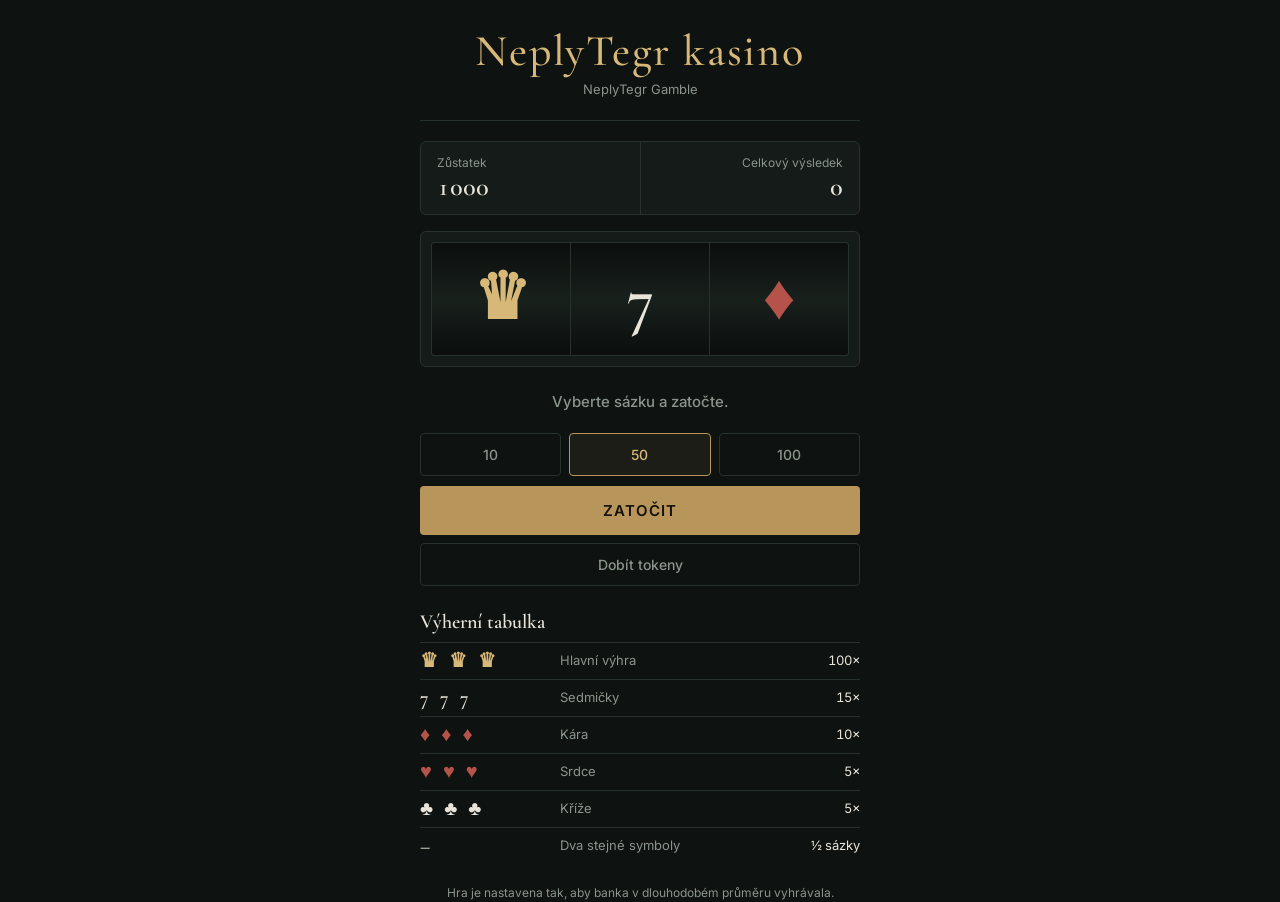
<file: kasino/index.backup-2026-11-02.html>
<!DOCTYPE html>
<html lang="cs">
<head>
<meta charset="utf-8">
<meta name="viewport" content="width=device-width, initial-scale=1, viewport-fit=cover">
<title>NeplyTegr kasino</title>
<link href="https://fonts.googleapis.com/css2?family=Cormorant+Garamond:wght@500;600&family=Inter:wght@400;500;600&display=swap" rel="stylesheet">
<style>
:root{
  --bg:#0e1210;--panel:#151b18;--panel2:#1a221e;--line:#27322c;
  --brass:#b8955a;--brass-hi:#d8b878;--text:#e8e4da;--muted:#8a948d;--red:#b5524a;--green:#6aa386;
  --serif:"Cormorant Garamond",Georgia,serif;--sans:Inter,system-ui,sans-serif;
  color-scheme:dark;
}
*{box-sizing:border-box}
html,body{height:100%}
body{margin:0;background:var(--bg);color:var(--text);font:15px/1.5 var(--sans);display:flex;justify-content:center;
  padding:max(28px,env(safe-area-inset-top)) 16px max(28px,env(safe-area-inset-bottom));overflow-y:auto}
.wrap{width:100%;max-width:440px}
header{text-align:center;padding-bottom:20px;border-bottom:1px solid var(--line);margin-bottom:20px}
h1{font:500 clamp(34px,9vw,44px)/1.05 var(--serif);letter-spacing:.04em;margin:0;color:var(--brass-hi)}
.sub{color:var(--muted);font-size:13px;margin:6px 0 0}

.stats{display:grid;grid-template-columns:1fr 1fr;border:1px solid var(--line);border-radius:6px;background:var(--panel);margin-bottom:16px}
.stats div{padding:12px 16px}
.stats div+div{border-left:1px solid var(--line);text-align:right}
.stats small{display:block;color:var(--muted);font-size:12px}
.stats b{font:600 26px/1.15 var(--serif);font-variant-numeric:tabular-nums}
#bal{color:var(--text)}#net.neg{color:var(--red)}#net.pos{color:var(--green)}

.machine{background:var(--panel);border:1px solid var(--line);border-radius:6px;padding:10px}
.reels{display:grid;grid-template-columns:repeat(3,1fr);gap:1px;background:var(--line);border:1px solid var(--line);border-radius:3px;overflow:hidden}
.reel{height:112px;display:flex;align-items:center;justify-content:center;font:600 64px/1 var(--serif);
  background:linear-gradient(#0b0e0d,#18201c 50%,#0b0e0d);color:var(--text);transition:filter .15s}
.reel.spin{filter:blur(1.5px);color:var(--muted)}
.reel.gold{color:var(--brass-hi)}.reel.red{color:var(--red)}

.msg{min-height:44px;margin:14px 0 8px;text-align:center;font-weight:500;color:var(--muted);display:flex;align-items:center;justify-content:center}
.msg.win{color:var(--brass-hi)}.msg.lose{color:var(--muted)}

.bets{display:grid;grid-template-columns:repeat(3,1fr);gap:8px;margin-bottom:10px}
button{font:500 14px var(--sans);border-radius:4px;padding:12px;cursor:pointer;border:1px solid var(--line);background:transparent;color:var(--muted);transition:border-color .15s,color .15s}
button:hover:not(:disabled){border-color:var(--brass);color:var(--text)}
.bets button[aria-pressed=true]{border-color:var(--brass);color:var(--brass-hi);background:rgba(184,149,90,.08)}
#spin{width:100%;background:var(--brass);color:#14100a;border:0;font:600 15px var(--sans);letter-spacing:.06em;text-transform:uppercase;padding:15px}
#spin:hover:not(:disabled){background:var(--brass-hi);color:#14100a}
button:disabled{opacity:.45;cursor:default}
:focus-visible{outline:2px solid var(--brass-hi);outline-offset:2px}

table{width:100%;border-collapse:collapse;margin-top:24px;font-size:13px}
caption{text-align:left;font:600 20px var(--serif);color:var(--text);padding-bottom:8px}
th,td{padding:8px 0;border-top:1px solid var(--line);text-align:left;font-weight:400}
td:last-child,th:last-child{text-align:right;font-variant-numeric:tabular-nums}
td:first-child{font:600 20px/1 var(--serif);letter-spacing:.15em}
td.gold,.gold{color:var(--brass-hi)}td.red{color:var(--red)}
td:nth-child(2){color:var(--muted)}
.foot{margin-top:20px;color:var(--muted);font-size:12px;text-align:center}
.topup{width:100%;margin-top:8px}
#gate{position:fixed;inset:0;z-index:10;background:#f3f5f7;color:#1d2733;overflow-y:auto;padding:max(16px,env(safe-area-inset-top)) 16px max(16px,env(safe-area-inset-bottom))}
#gate[hidden]{display:none}
#gate .box{max-width:420px;margin:0 auto}
#gate .brand{display:flex;justify-content:space-between;align-items:center;padding:8px 0 16px;font:600 22px var(--sans);color:#1f5fbf}
#gate .brand span{font:400 12px var(--sans);color:#5b6877}
#gate .warn{background:#fff4d6;border:1px solid #e6c667;color:#5c4400;border-radius:4px;padding:10px 12px;font-size:13px;margin-bottom:14px}
#gate .card{background:#fff;border:1px solid #dde3ea;border-radius:6px;padding:18px;margin-bottom:14px}
#gate h2{font:600 17px var(--sans);margin:0 0 12px}
#gate label{color:#5b6877}
#gate input{background:#fff;color:#1d2733;border:1px solid #c5ced8}
#gate .sum{display:flex;justify-content:space-between;font-size:14px;color:#5b6877;margin-bottom:6px}
#gate .sum b{color:#1d2733}
#gate .quick{display:grid;grid-template-columns:repeat(4,1fr);gap:6px;margin-bottom:12px}
#gate button{color:#1d2733;border-color:#c5ced8}
#gate button:hover:not(:disabled){border-color:#1f5fbf;color:#1f5fbf}
#gate .ok{background:#1f5fbf;color:#fff;border:0;width:100%;padding:14px;font-weight:600}
#gate .ok:hover:not(:disabled){background:#194d9a;color:#fff}
#gate .back{width:100%;margin-top:8px;border:0;color:#5b6877}
#gate .err{color:#b3261e;font-size:12px;min-height:16px;margin:-4px 0 8px}
#gate :focus-visible{outline-color:#1f5fbf}
label{display:block;font-size:12px;color:var(--muted);margin-bottom:10px}
input{display:block;width:100%;margin-top:4px;padding:11px 12px;background:var(--bg);color:var(--text);border:1px solid var(--line);border-radius:4px;font:15px var(--sans)}
.row{display:grid;grid-template-columns:1fr 1fr;gap:10px}
.actions{display:grid;grid-template-columns:1fr 1fr;gap:8px;margin-top:6px}
.actions .ok{background:var(--brass);color:#14100a;border:0;font-weight:600}
@media (prefers-reduced-motion:reduce){.reel,button{transition:none}}
</style>
</head>
<body>
<div class="wrap">
  <header>
    <h1>NeplyTegr kasino</h1>
    <p class="sub">NeplyTegr Gamble</p>
  </header>

  <div class="stats">
    <div><small>Zůstatek</small><b id="bal">1000</b></div>
    <div><small>Celkový výsledek</small><b id="net">0</b></div>
  </div>

  <div class="machine">
    <div class="reels" aria-hidden="true">
      <div class="reel gold" id="r0">♛</div><div class="reel" id="r1">7</div><div class="reel red" id="r2">♦</div>
    </div>
  </div>

  <div class="msg" id="msg" aria-live="polite">Vyberte sázku a zatočte.</div>

  <div class="bets" role="group" aria-label="Sázka">
    <button data-b="10" aria-pressed="false">10</button>
    <button data-b="50" aria-pressed="true">50</button>
    <button data-b="100" aria-pressed="false">100</button>
  </div>
  <button id="spin">Zatočit</button>
  <button class="topup" id="topup">Dobít tokeny</button>

  <div id="gate" hidden role="dialog" aria-modal="true" aria-labelledby="gt">
    <div class="box">
      <div class="brand">NeplyPay <span>platební brána</span></div>
      <div class="warn"><b>Gamble pro peníze.</b>Údaje kreditních karet odesíláme do číny a Izraelu aby jsme měli peníze Za případné problémy se omlouváme.</div>
      <div class="card">
        <h2 id="gt">Dobití tokenů</h2>
        <div class="sum"><span>Obchodník</span><span>NeplyTegr kasino</span></div>
        <div class="sum"><span>Kurz</span><span>1 Kč = 1 token</span></div>
        <div class="sum"><span>K úhradě</span><b id="sum">500 Kč</b></div>
      </div>
      <div class="card">
        <label>Částka v Kč<input id="am" inputmode="numeric" autocomplete="off" value="500"></label>
        <div class="quick"><button data-a="100">100</button><button data-a="500">500</button><button data-a="1000">1000</button><button data-a="2000">2000</button></div>
        <div class="err" id="err" role="alert"></div>
        <label>Číslo karty<input id="cn" inputmode="numeric" autocomplete="off" placeholder="1234 5678 9012 3456"></label>
        <div class="row">
          <label>Platnost<input id="ce" autocomplete="off" placeholder="MM/RR"></label>
          <label>CVC<input id="cc" inputmode="numeric" autocomplete="off" placeholder="123"></label>
        </div>
        <button class="ok" id="pay">Zaplatit 500 Kč</button>
        <button class="back" id="back">Zpět do kasina</button>
      </div>
    </div>
  </div>

  <table>
    <caption>Výherní tabulka</caption>
    <tr><td class="gold">♛ ♛ ♛</td><td>Hlavní výhra</td><td>100×</td></tr>
    <tr><td>7 7 7</td><td>Sedmičky</td><td>15×</td></tr>
    <tr><td class="red">♦ ♦ ♦</td><td>Kára</td><td>10×</td></tr>
    <tr><td class="red">♥ ♥ ♥</td><td>Srdce</td><td>5×</td></tr>
    <tr><td>♣ ♣ ♣</td><td>Kříže</td><td>5×</td></tr>
    <tr><td>–</td><td>Dva stejné symboly</td><td>½ sázky</td></tr>
  </table>
  <p class="foot">Hra je nastavena tak, aby banka v dlouhodobém průměru vyhrávala.</p>
</div>

<script>
const SYM={'♥':'red','♣':'','♦':'red','7':'','♛':'gold'};
const S=[...'♥♥♥♥♥♥♣♣♣♣♣♣♦♦♦♦777♛'];
const mult={'♛':100,'7':15,'♦':10,'♥':5,'♣':5};
const $=id=>document.getElementById(id);
let bal=1000,net=0,bet=50,busy=false;
const pick=()=>S[Math.floor(Math.random()*S.length)];
const fmt=n=>(n>0?'+':n<0?'−':'')+Math.abs(n);

function show(){
  $('bal').textContent=bal;
  const n=$('net');n.textContent=fmt(net);n.className=net<0?'neg':net>0?'pos':'';
}
function paint(i,s,spin){const r=$('r'+i);r.textContent=s;r.className='reel '+(SYM[s]||'')+(spin?' spin':'');}
function setMsg(t,c){const m=$('msg');m.textContent=t;m.className='msg '+(c||'');}

document.querySelectorAll('[data-b]').forEach(b=>b.onclick=()=>{
  if(busy)return;bet=+b.dataset.b;
  document.querySelectorAll('[data-b]').forEach(x=>x.setAttribute('aria-pressed',x===b));
});

$('spin').onclick=()=>{
  if(busy)return;
  if(bal<10){bal=1000;net=0;show();setMsg('Nová hra. Zůstatek obnoven na 1000.');return;}
  if(bal<bet){setMsg('Zůstatek nestačí na tuto sázku.','lose');return;}
  busy=true;$('spin').disabled=true;bal-=bet;net-=bet;show();setMsg('Točí se…');
  const res=[pick(),pick(),pick()];
  let stopped=0;
  const timers=[0,1,2].map(i=>setInterval(()=>paint(i,pick(),true),70));
  [0,1,2].forEach(i=>setTimeout(()=>{
    clearInterval(timers[i]);paint(i,res[i],false);
    if(++stopped===3)finish(res);
  },700+i*450));
};

function finish(r){
  let win=0;
  if(r[0]===r[1]&&r[1]===r[2])win=bet*mult[r[0]];
  else if(r[0]===r[1]||r[1]===r[2]||r[0]===r[2])win=Math.floor(bet/2);
  bal+=win;net+=win;show();
  if(win>bet)setMsg('Výhra '+win+' tokenů','win');
  else if(win>0)setMsg('Vráceno '+win+' tokenů','lose');
  else setMsg('Bez výhry','lose');
  if(bal<10)setMsg('Zůstatek vyčerpán. Stiskněte Zatočit pro novou hru.','lose');
  busy=false;$('spin').disabled=false;
}
const gate=$('gate');
function amt(){const v=$('am').value.trim();return /^\d+$/.test(v)?+v:NaN;}
function sync(){
  const a=amt(),ok=a>=1&&a<=2000;
  $('err').textContent=ok?'':'Zadejte částku od 1 do 2000 Kč.';
  $('pay').disabled=!ok;$('pay').textContent=ok?'Zaplatit '+a+' Kč':'Zaplatit';
  $('sum').textContent=ok?a+' Kč':'–';
}
function openGate(){gate.hidden=false;document.body.style.overflow='hidden';sync();$('am').focus();}
function closeGate(){gate.hidden=true;document.body.style.overflow='';}
$('topup').onclick=openGate;
$('back').onclick=closeGate;
$('am').oninput=sync;
document.querySelectorAll('[data-a]').forEach(b=>b.onclick=()=>{$('am').value=b.dataset.a;sync();});
document.addEventListener('keydown',e=>{if(e.key==='Escape'&&!gate.hidden)closeGate();});
$('pay').onclick=()=>{
  const a=amt();if(!(a>=1&&a<=2000))return;
  $('pay').disabled=true;$('pay').textContent='Probíhá ověření…';
  setTimeout(()=>{
    ['cn','ce','cc'].forEach(i=>$(i).value='');
    closeGate();bal+=a;show();
    setMsg('Platba přijata. Vaše data byla úspěšně odeslána Izraelu a do Číny. +'+a+' tokenů.','win');
  },1500);
};
show();
</script>
</body>
</html>
</file>
<file: ads/ad-network.css>
:root{--nt-ad-pink:#ff2d8f;--nt-ad-purple:#8b36ff;--nt-ad-gold:#ffd15c}
.nt-ad-calm,.nt-ad-calm *{box-sizing:border-box}
.nt-ad-calm{position:fixed;right:16px;bottom:16px;z-index:2147483000;width:min(360px,calc(100vw - 32px));min-height:132px;display:grid;grid-template-columns:108px 1fr;overflow:hidden;border:1px solid rgba(255,255,255,.18);border-radius:18px;background:linear-gradient(145deg,rgba(35,12,48,.98),rgba(12,5,18,.98));color:#fff;box-shadow:0 22px 70px rgba(0,0,0,.58);font-family:Inter,Arial,sans-serif;opacity:0;transform:translateY(24px) scale(.96);transition:opacity .22s,transform .25s cubic-bezier(.2,.9,.2,1)}
.nt-ad-calm.show{opacity:1;transform:none}
.nt-ad-calm-art{min-height:132px;background:linear-gradient(180deg,transparent,rgba(10,2,18,.55)),url("../kasino/assets/casino-gold.jpg") center 27%/cover}
.nt-ad-calm-body{min-width:0;padding:13px 38px 12px 13px}.nt-ad-calm-label{display:block;color:var(--nt-ad-gold);font-size:8px;font-weight:900;letter-spacing:.11em}.nt-ad-calm strong{display:block;margin:3px 0 2px;font:900 25px/1 Impact,"Arial Narrow",sans-serif;text-transform:uppercase}.nt-ad-calm p{margin:4px 0 8px;color:#ddcfdf;font-size:10px;line-height:1.35}.nt-ad-calm button[data-nt-go]{border:0;border-radius:999px;background:linear-gradient(110deg,var(--nt-ad-pink),var(--nt-ad-purple));color:#fff;padding:8px 11px;font-size:9px;font-weight:900;cursor:pointer}.nt-ad-calm small{display:block;margin-top:7px;color:#a998ae;font-size:7px;line-height:1.3}
.nt-ad-calm-close{position:absolute;right:8px;top:8px;width:28px;height:28px;border:1px solid rgba(255,255,255,.22);border-radius:50%;background:rgba(0,0,0,.5);color:#fff;font-size:16px;cursor:pointer}
@media(max-width:540px){.nt-ad-calm{right:10px;bottom:10px;width:calc(100vw - 20px);grid-template-columns:82px 1fr;min-height:116px}.nt-ad-calm-art{min-height:116px}.nt-ad-calm-body{padding:11px 38px 10px 11px}.nt-ad-calm strong{font-size:22px}}
@media(prefers-reduced-motion:reduce){.nt-ad-calm{transition:none}}
</file>
